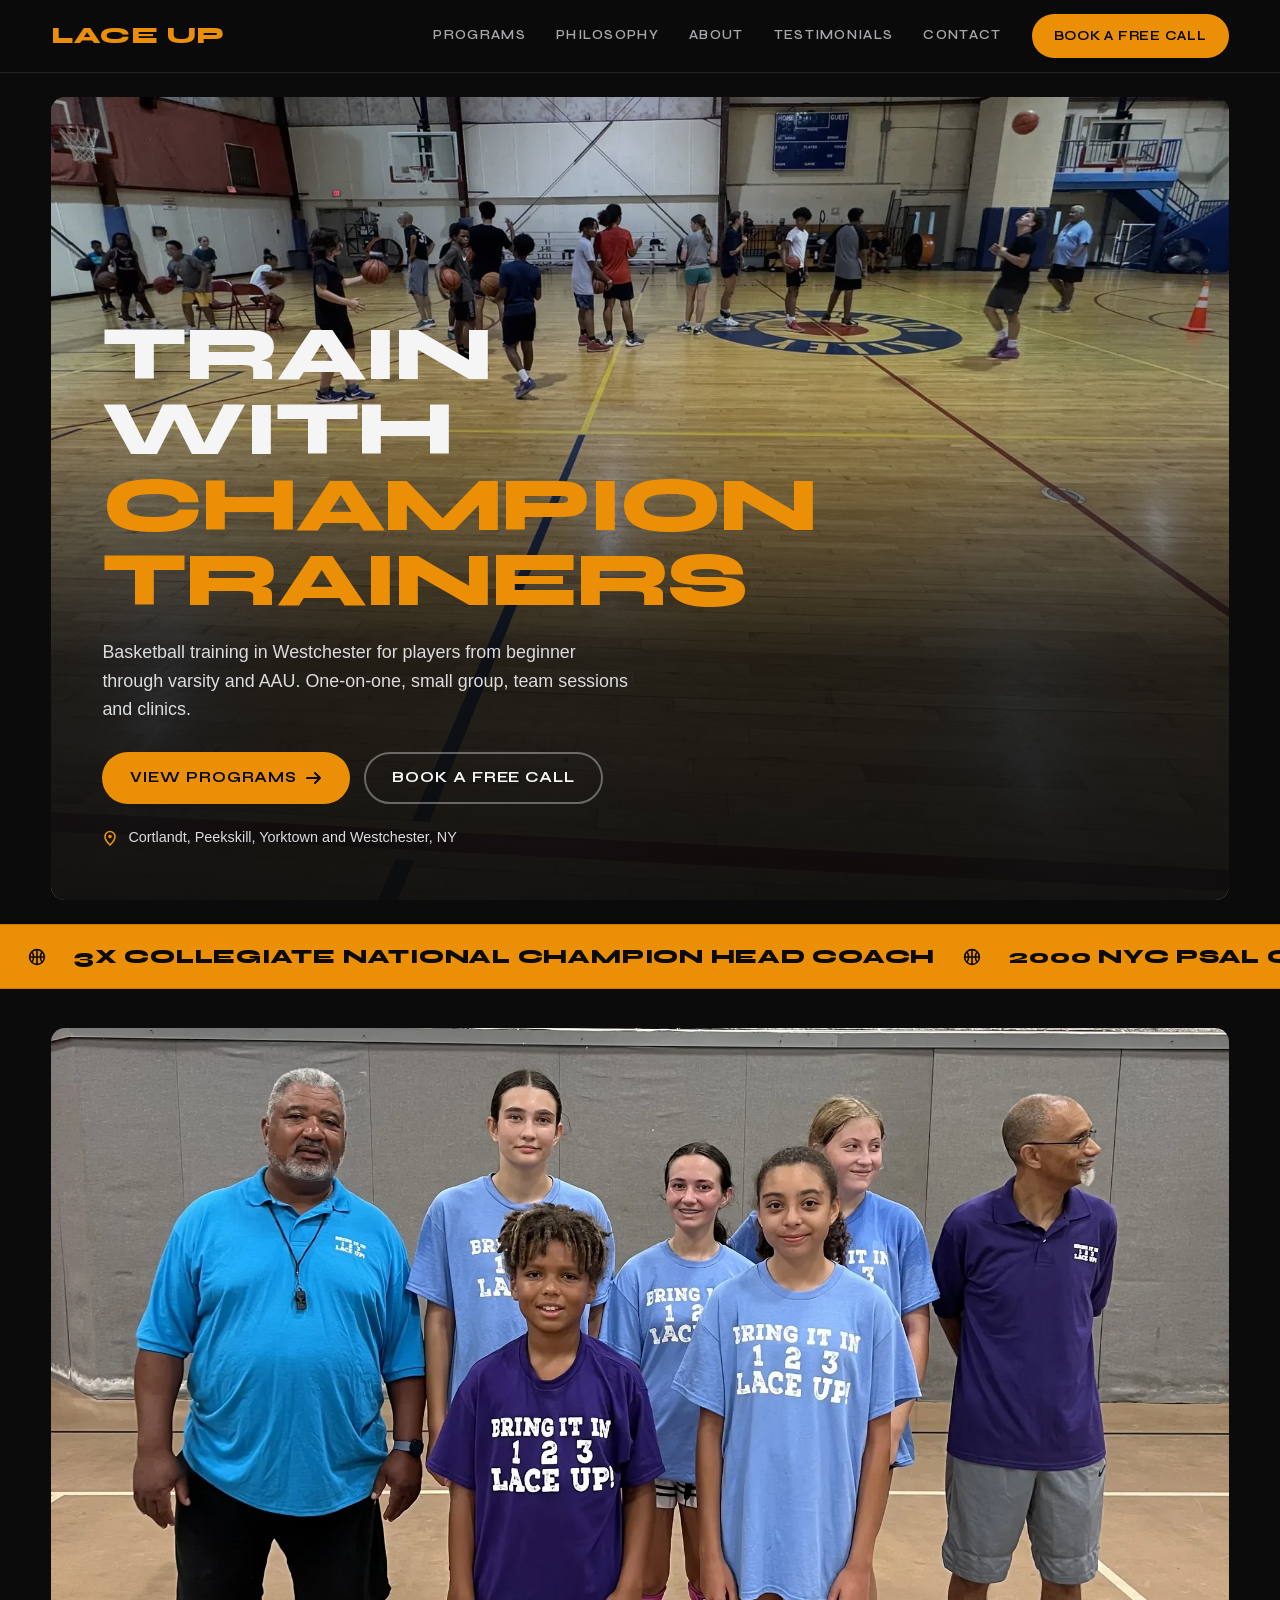
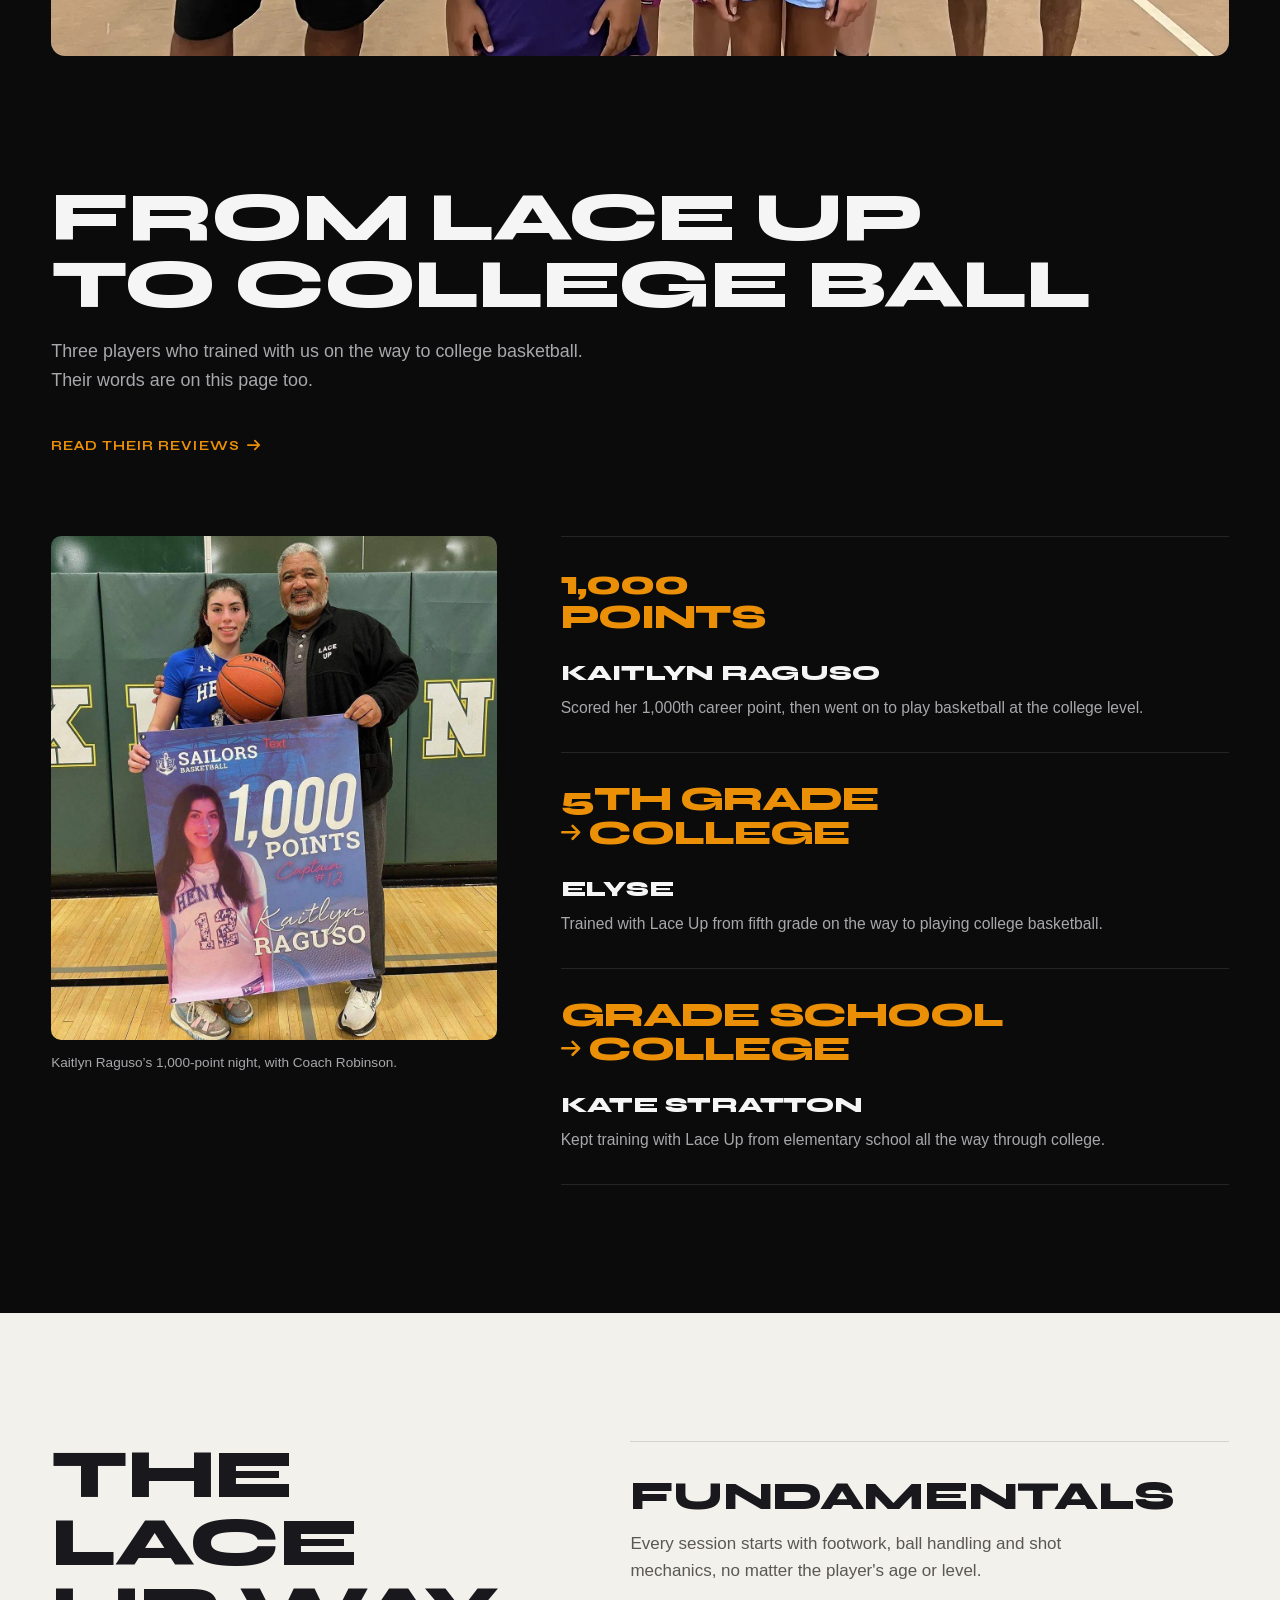
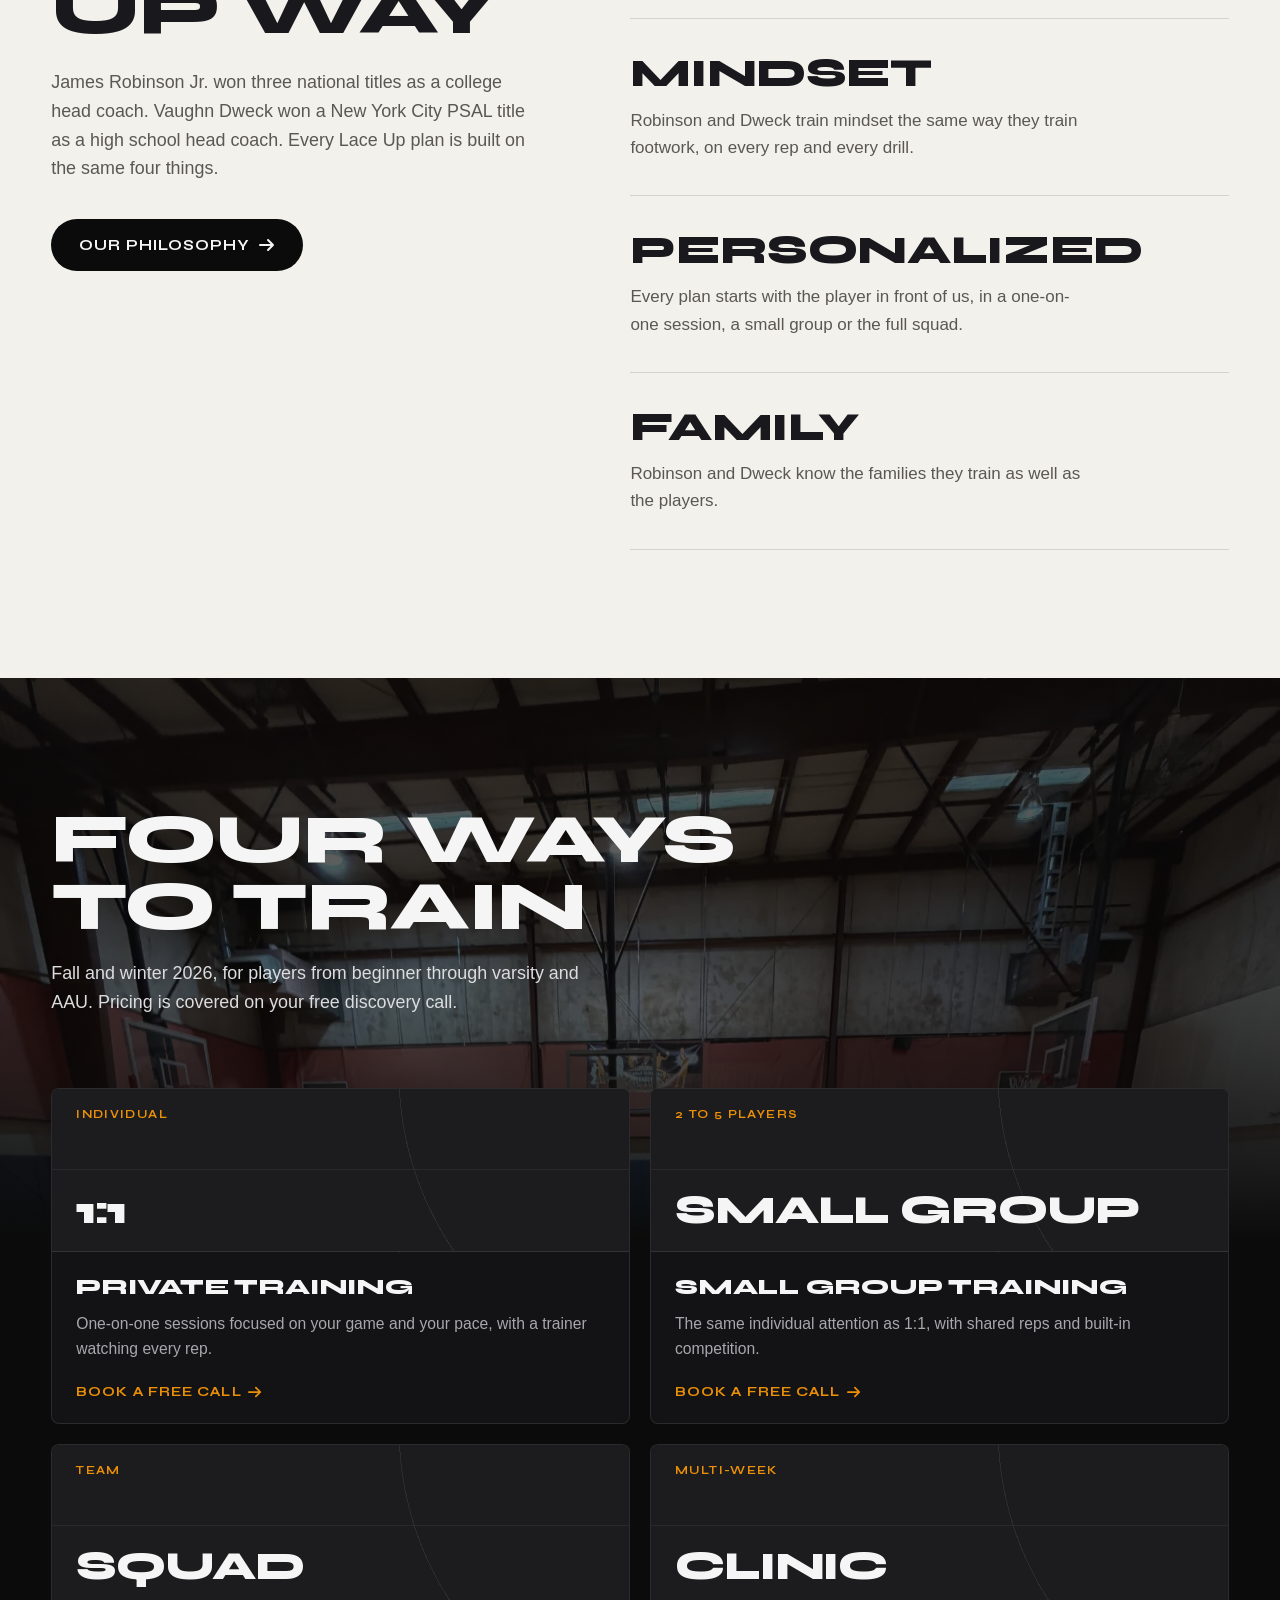
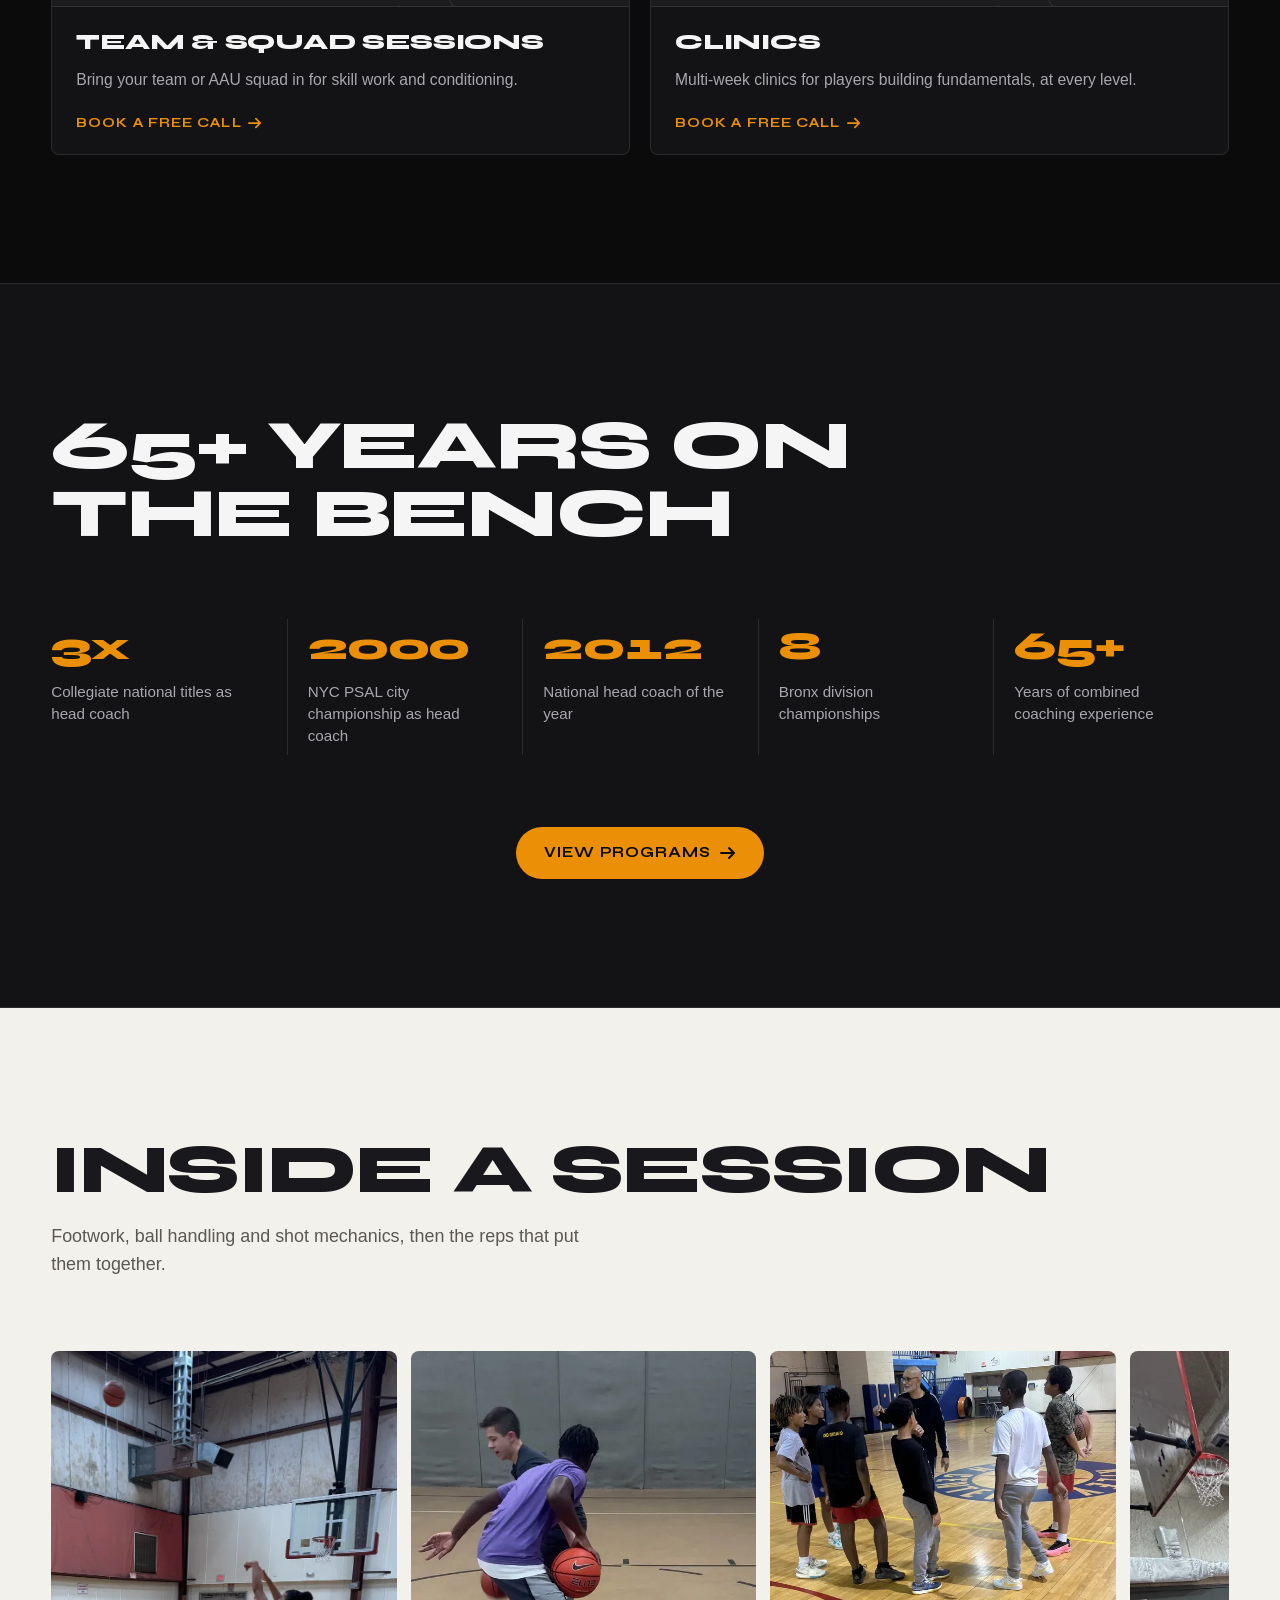
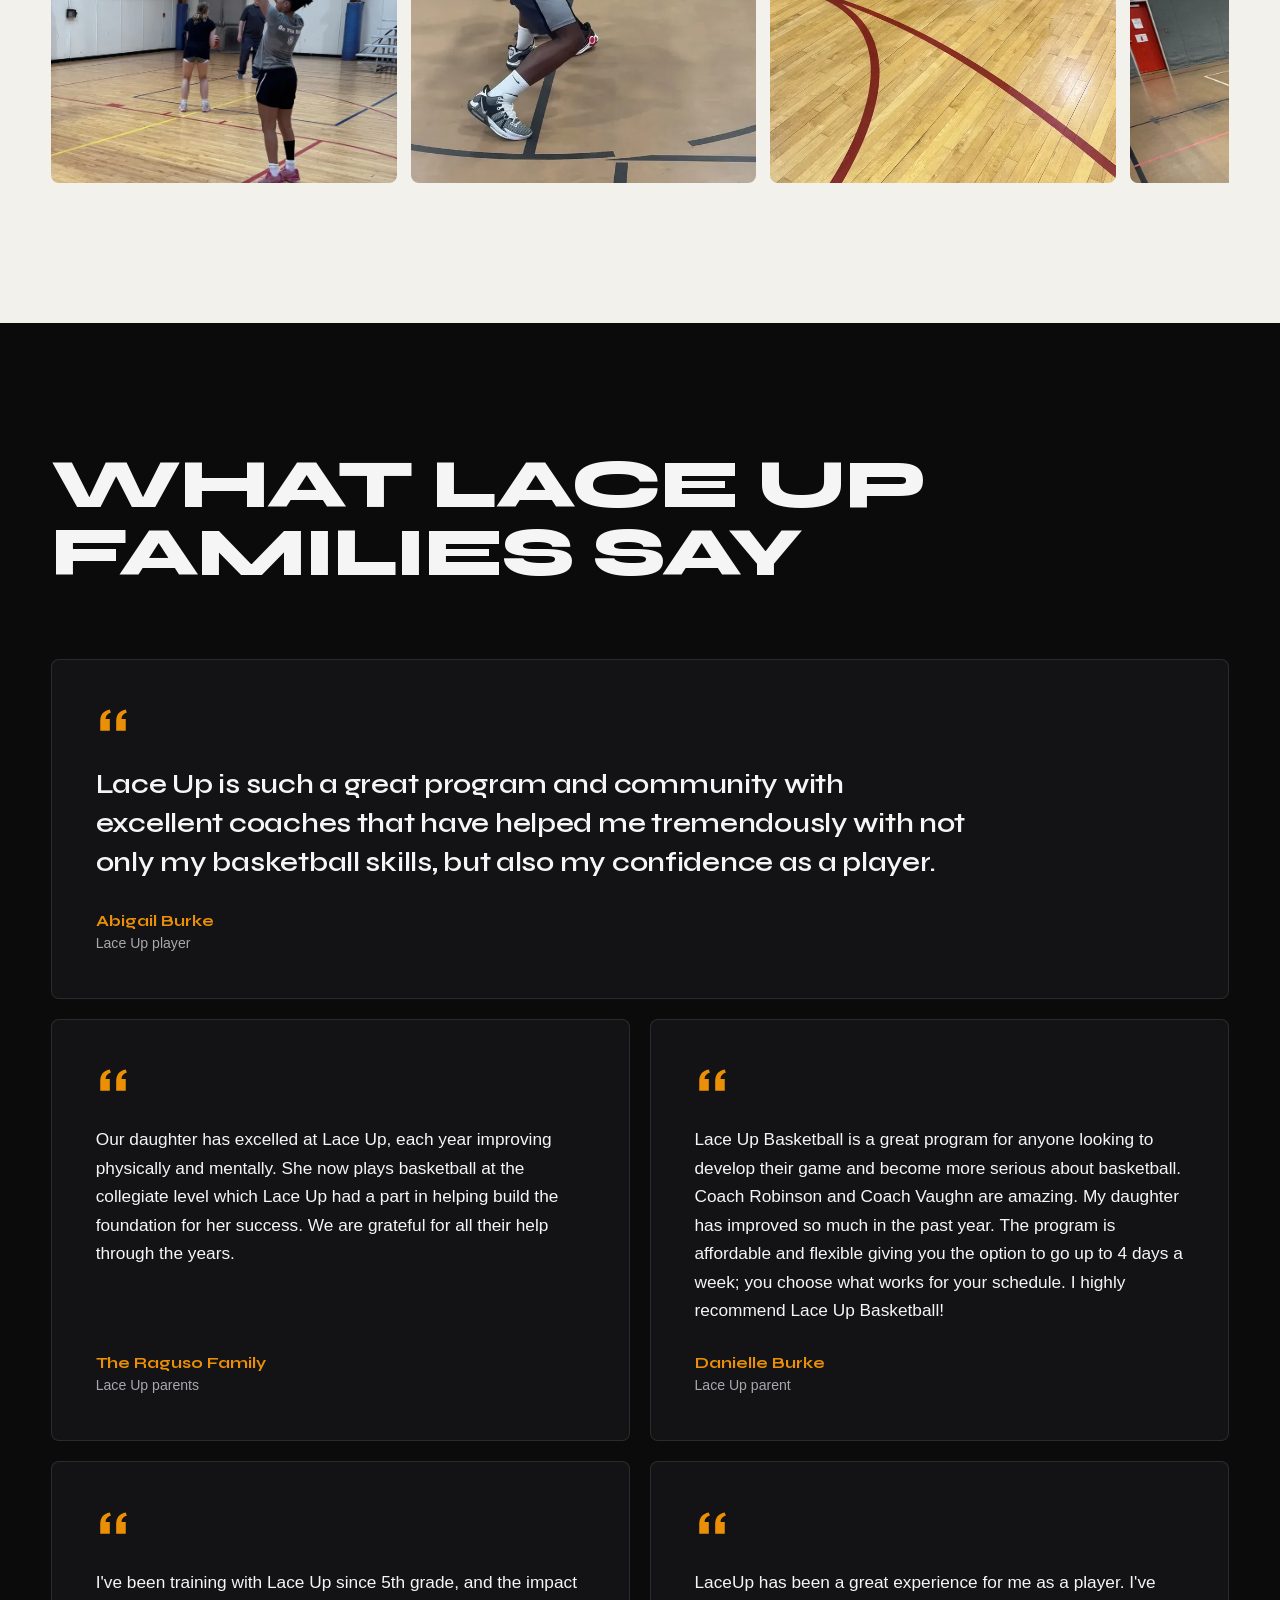
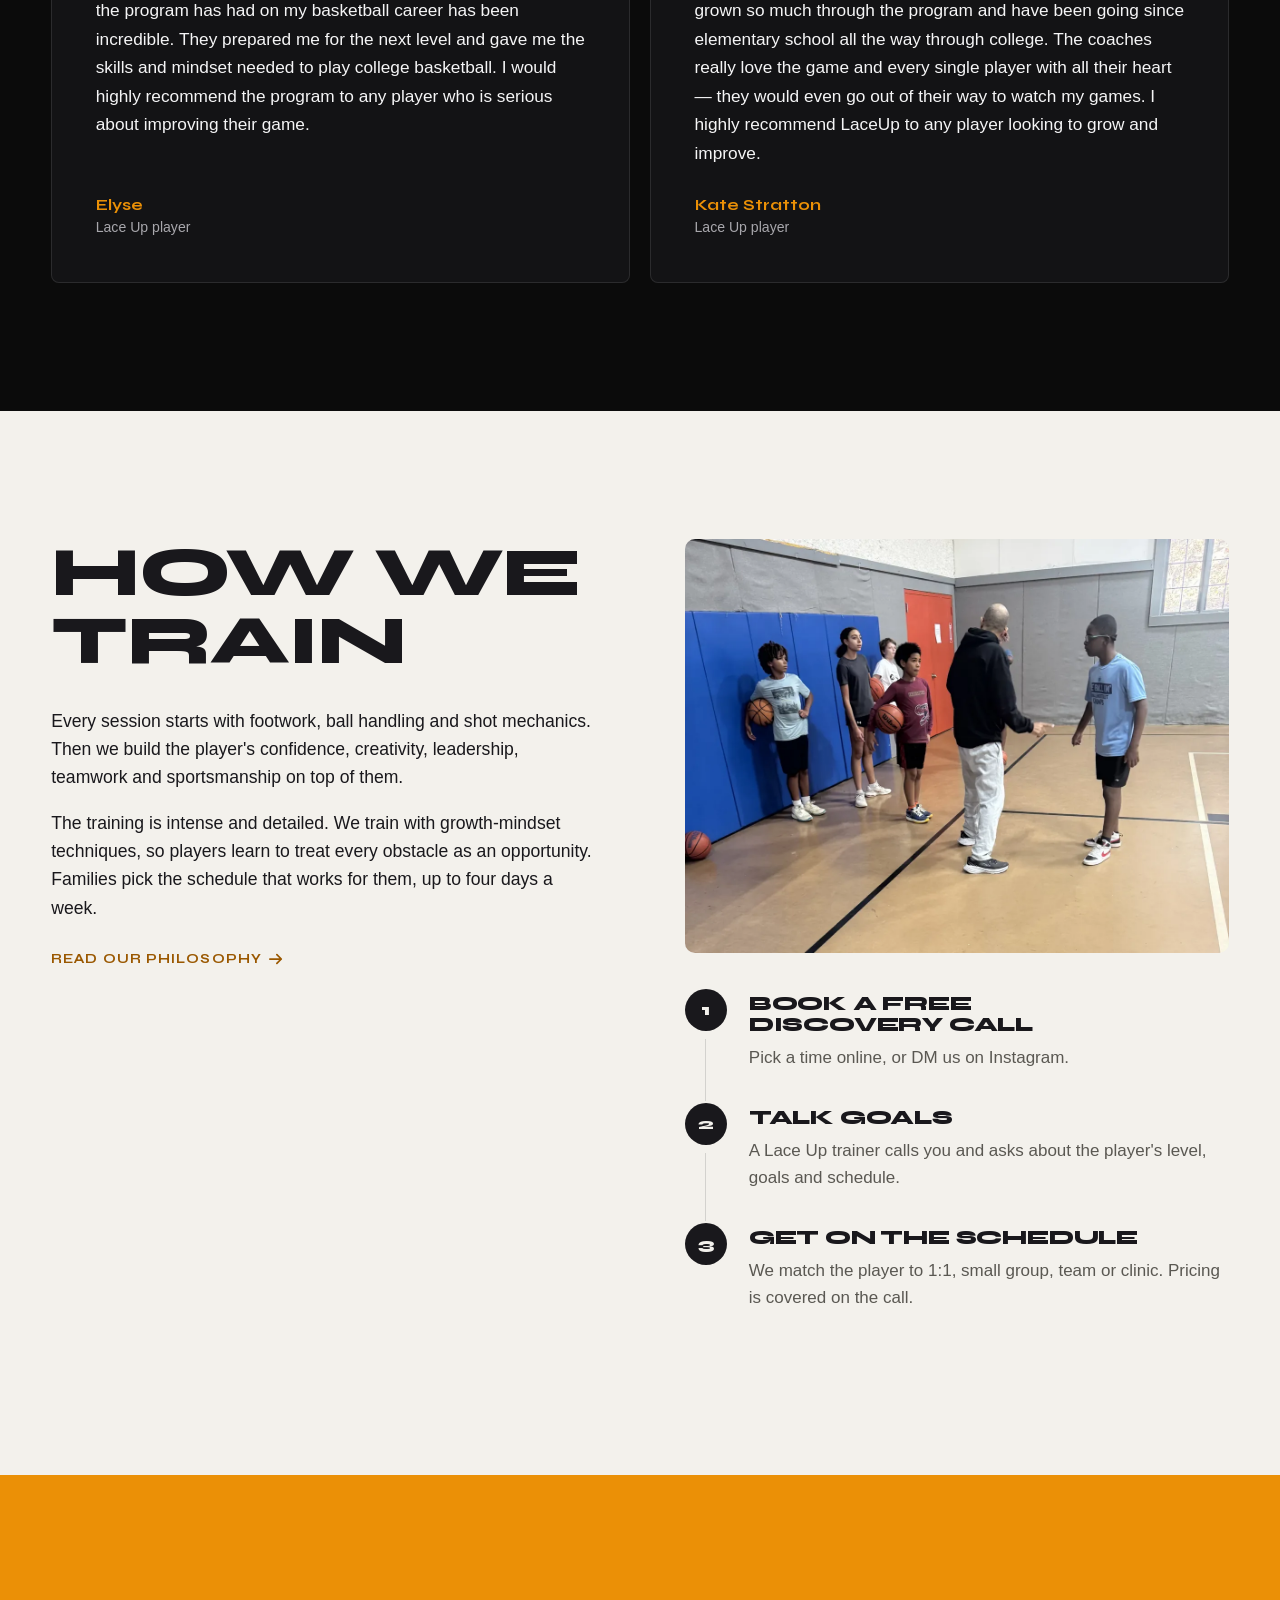
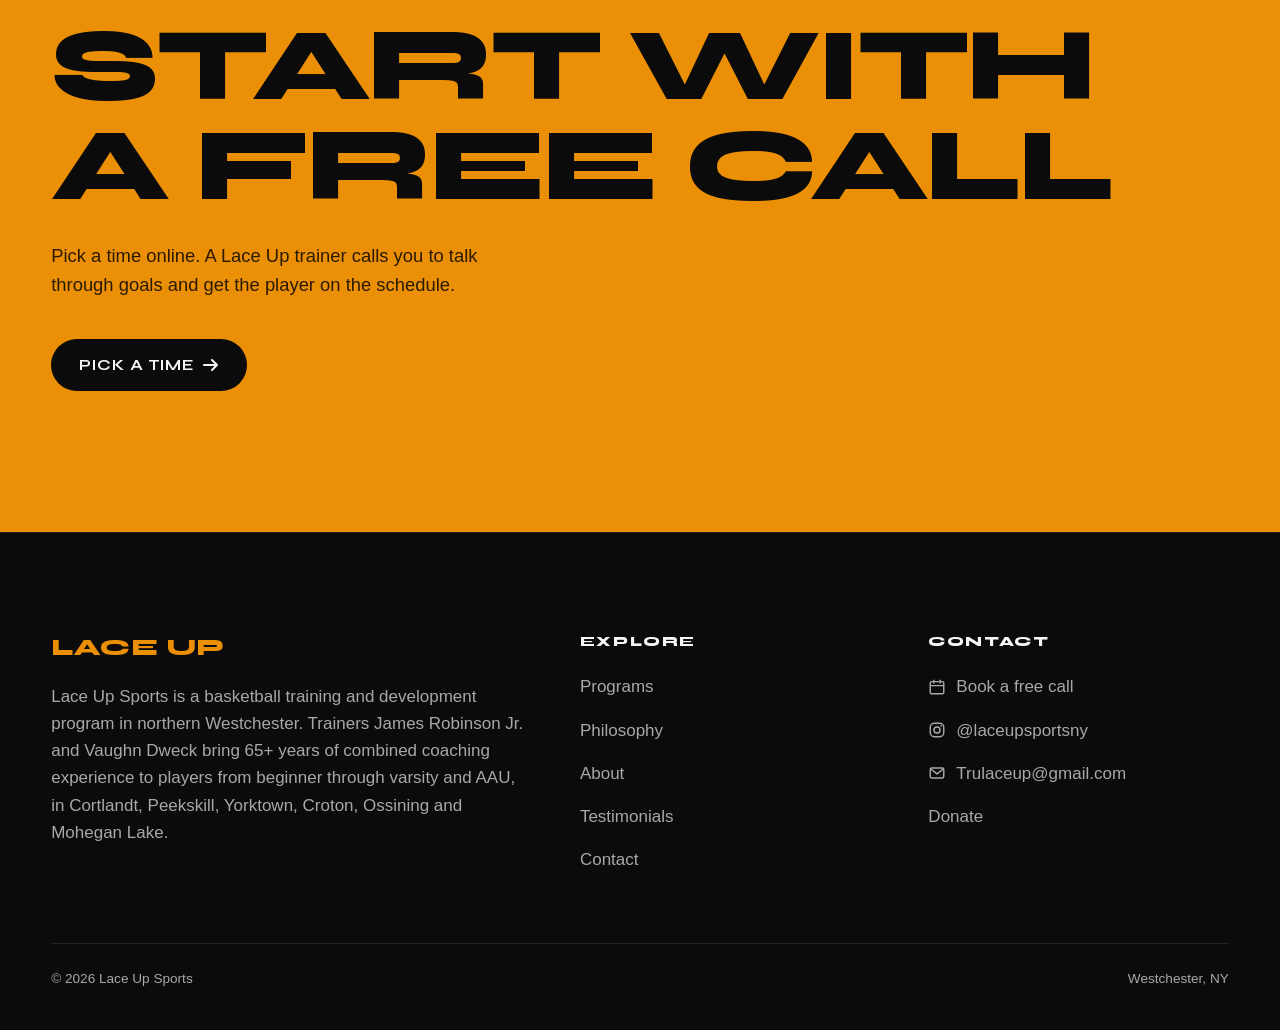
<file: index.html>
<!doctype html>
<html lang="en">
<head>
<meta charset="utf-8">
<meta name="viewport" content="width=device-width, initial-scale=1, viewport-fit=cover">
<title>Lace Up Sports | Basketball Training in Cortlandt, Peekskill &amp; Westchester</title>
<meta name="description" content="Basketball training in Westchester with James Robinson Jr. and Vaughn Dweck, champion head coaches with 65+ years of combined coaching experience. Book a free discovery call.">
<link rel="canonical" href="https://www.trulaceup.com/">
<meta name="robots" content="index, follow">
<meta name="theme-color" content="#0B0B0B">
<meta property="og:type" content="website">
<meta property="og:site_name" content="Lace Up Sports">
<meta property="og:title" content="Lace Up Sports | Basketball Training in Cortlandt, Peekskill &amp; Westchester">
<meta property="og:description" content="Basketball training in Westchester with James Robinson Jr. and Vaughn Dweck, champion head coaches with 65+ years of combined coaching experience. Book a free discovery call.">
<meta property="og:image" content="https://www.trulaceup.com/assets/og.jpg">
<meta property="og:image:width" content="1200">
<meta property="og:image:height" content="630">
<meta property="og:url" content="https://www.trulaceup.com/">
<meta name="twitter:card" content="summary_large_image">
<link rel="icon" href="/assets/favicon.png" type="image/png" sizes="32x32">
<link rel="apple-touch-icon" href="/assets/apple-touch-icon.png" sizes="180x180">
<link rel="preload" as="font" type="font/woff2" href="/assets/fonts/syne-latin-vf.woff2" crossorigin>
<link rel="stylesheet" href="/assets/v3.css?v=808bdec8">
<script type="application/ld+json">
{"@context":"https://schema.org","@type":["LocalBusiness","SportsActivityLocation"],"name":"Lace Up Sports","description":"Basketball training for youth and high school players in Westchester, NY.","url":"https://www.trulaceup.com/","email":"Trulaceup@gmail.com","image":"https://www.trulaceup.com/assets/og.jpg","sameAs":["https://www.instagram.com/laceupsportsny"],"areaServed":[{"@type":"City","name":"Cortlandt, NY"},{"@type":"City","name":"Peekskill, NY"},{"@type":"City","name":"Yorktown, NY"},{"@type":"City","name":"Croton, NY"},{"@type":"City","name":"Ossining, NY"},{"@type":"City","name":"Mohegan Lake, NY"}],"makesOffer":[{"@type":"Offer","itemOffered":{"@type":"Service","name":"1:1 Private Training"}},{"@type":"Offer","itemOffered":{"@type":"Service","name":"Small Group Training"}},{"@type":"Offer","itemOffered":{"@type":"Service","name":"Team & Squad Sessions"}},{"@type":"Offer","itemOffered":{"@type":"Service","name":"Clinics"}}]}
</script>
</head>
<body>
<svg width="0" height="0" style="position:absolute" aria-hidden="true">
  <symbol id="i-arrow" viewBox="0 0 16 16"><path d="M1 8h13M9 3l5 5-5 5" fill="none" stroke="currentColor" stroke-width="2" stroke-linecap="round" stroke-linejoin="round"/></symbol>
  <symbol id="i-pin" viewBox="0 0 16 16"><path d="M8 15s5-4.6 5-8.5A5 5 0 0 0 3 6.5C3 10.4 8 15 8 15Z" fill="none" stroke="currentColor" stroke-width="1.6"/><circle cx="8" cy="6.5" r="1.8" fill="currentColor"/></symbol>
  <symbol id="i-ball" viewBox="0 0 20 20"><g fill="none" stroke="currentColor" stroke-width="1.8"><circle cx="10" cy="10" r="8.2"/><path d="M1.8 10h16.4M10 1.8v16.4M4.2 4.2c2.6 2.4 2.6 9.2 0 11.6M15.8 4.2c-2.6 2.4-2.6 9.2 0 11.6"/></g></symbol>
  <symbol id="i-quote" viewBox="0 0 32 32"><path d="M4 26V17c0-6 3-10 9-11l1 3c-3 1-5 3-5 6h4v11H4Zm15 0V17c0-6 3-10 9-11l1 3c-3 1-5 3-5 6h4v11h-9Z" fill="currentColor"/></symbol>
  <symbol id="i-camera" viewBox="0 0 28 28"><g fill="none" stroke="currentColor" stroke-width="1.6" stroke-linejoin="round"><path d="M3 9.5h5l2-3h8l2 3h5v13H3z"/><circle cx="14" cy="15.5" r="4.2"/></g></symbol>
  <symbol id="i-menu" viewBox="0 0 20 20"><path d="M2 6h16M2 14h16" stroke="currentColor" stroke-width="2" stroke-linecap="round"/></symbol>
  <symbol id="i-ig" viewBox="0 0 20 20"><g fill="none" stroke="currentColor" stroke-width="1.6"><rect x="2.5" y="2.5" width="15" height="15" rx="4.5"/><circle cx="10" cy="10" r="3.4"/></g><circle cx="14.6" cy="5.4" r="1" fill="currentColor"/></symbol>
  <symbol id="i-mail" viewBox="0 0 20 20"><g fill="none" stroke="currentColor" stroke-width="1.6" stroke-linejoin="round"><rect x="2.5" y="4.5" width="15" height="11" rx="1.5"/><path d="m3 5.5 7 5.5 7-5.5"/></g></symbol>
  <symbol id="i-cal" viewBox="0 0 20 20"><g fill="none" stroke="currentColor" stroke-width="1.6" stroke-linejoin="round"><rect x="2.5" y="4" width="15" height="13.5" rx="1.5"/><path d="M2.5 8.5h15M6.5 2v4M13.5 2v4"/></g></symbol>
</svg>

<header class="site-header">
  <div class="wrap">
    <a class="wordmark" href="/">LACE UP</a>
    <button class="nav-toggle" type="button" aria-expanded="false" aria-controls="nav" aria-label="Open menu"><svg aria-hidden="true" focusable="false"><use href="#i-menu"/></svg></button>
    <nav class="nav" id="nav" aria-label="Main">
      <a href="/programs/">Programs</a>
      <a href="/about/philosophy/">Philosophy</a>
      <a href="/about/">About</a>
      <a href="/testimonials/">Testimonials</a>
      <a href="/contact/">Contact</a>
      <a class="btn btn-primary" href="https://calendly.com/trulaceup/discovery" target="_blank" rel="noopener">Book a free call</a>
    </nav>
  </div>
</header>

<main>
  <section class="hero">
    <div class="wrap">
      <div class="hero-panel">
        <img class="hero-bg" src="/assets/v3/hero-group.webp" width="2000" height="1110" alt="A full Lace Up session on the court, players dribbling with trainers among them">
        <div class="hero-copy">
          <h1>Train with <em>champion trainers</em></h1>
          <p class="lede">Basketball training in Westchester for players from beginner through varsity and AAU. One-on-one, small group, team sessions and clinics.</p>
          <div class="hero-actions">
            <a class="btn btn-primary" href="#programs">View programs <svg aria-hidden="true" focusable="false"><use href="#i-arrow"/></svg></a>
            <a class="btn btn-ghost" href="https://calendly.com/trulaceup/discovery" target="_blank" rel="noopener">Book a free call</a>
          </div>
          <p class="hero-place"><svg aria-hidden="true"><use href="#i-pin"/></svg>Cortlandt, Peekskill, Yorktown and Westchester, NY</p>
        </div>
      </div>
    </div>
  </section>

  <div class="marquee" aria-label="Coaching credentials">
    <div class="marquee-track">
      <ul>
        <li><svg aria-hidden="true"><use href="#i-ball"/></svg>3x collegiate national champion head coach</li>
        <li><svg aria-hidden="true"><use href="#i-ball"/></svg>2000 NYC PSAL city champion head coach</li>
        <li><svg aria-hidden="true"><use href="#i-ball"/></svg>2012 national head coach of the year</li>
        <li><svg aria-hidden="true"><use href="#i-ball"/></svg>65+ years of combined coaching</li>
        <li><svg aria-hidden="true"><use href="#i-ball"/></svg>8 Bronx division championships</li>
      </ul>
      <ul aria-hidden="true">
        <li><svg aria-hidden="true" focusable="false"><use href="#i-ball"/></svg>3x collegiate national champion head coach</li>
        <li><svg aria-hidden="true" focusable="false"><use href="#i-ball"/></svg>2000 NYC PSAL city champion head coach</li>
        <li><svg aria-hidden="true" focusable="false"><use href="#i-ball"/></svg>2012 national head coach of the year</li>
        <li><svg aria-hidden="true" focusable="false"><use href="#i-ball"/></svg>65+ years of combined coaching</li>
        <li><svg aria-hidden="true" focusable="false"><use href="#i-ball"/></svg>8 Bronx division championships</li>
      </ul>
    </div>
  </div>

  <section class="team-band">
    <div class="wrap">
      <figure><img loading="lazy" src="/assets/v3/team-both.webp" width="2000" height="1066" alt="Coach Robinson and Coach Vaughn with five players in Lace Up shirts on the court"></figure>
    </div>
  </section>

  <section class="section" id="results">
    <div class="wrap">
      <div class="section-head">
        <div>
          <h2>From Lace Up <br>to college ball</h2>
          <p class="lede">Three players who trained with us on the way to college basketball. Their words are on this page too.</p>
        </div>
        <a class="link-arrow" href="#reviews">Read their reviews <svg aria-hidden="true" focusable="false"><use href="#i-arrow"/></svg></a>
      </div>
      <div class="results-layout">
      <figure class="results-photo">
        <img loading="lazy" src="/assets/v3/proof.webp" width="1080" height="1222" alt="Coach Robinson with Kaitlyn Raguso and her 1,000-point banner">
        <figcaption>Kaitlyn Raguso’s 1,000-point night, with Coach Robinson.</figcaption>
      </figure>
      <div class="results">
        <article class="result">
          <div class="result-big">1,000<br>points</div>
          <h3>Kaitlyn Raguso</h3>
          <p>Scored her 1,000th career point, then went on to play basketball at the college level.</p>
        </article>
        <article class="result">
          <div class="result-big">5th grade<br><svg aria-hidden="true"><use href="#i-arrow"/></svg>College</div>
          <h3>Elyse</h3>
          <p>Trained with Lace Up from fifth grade on the way to playing college basketball.</p>
        </article>
        <article class="result">
          <div class="result-big">Grade school<br><svg aria-hidden="true"><use href="#i-arrow"/></svg>College</div>
          <h3>Kate Stratton</h3>
          <p>Kept training with Lace Up from elementary school all the way through college.</p>
        </article>
      </div>
      </div>
    </div>
  </section>

  <section class="section paper" id="way">
    <div class="wrap unique">
      <div class="unique-intro">
        <h2>The Lace Up way</h2>
        <p class="lede">James Robinson Jr. won three national titles as a college head coach. Vaughn Dweck won a New York City PSAL title as a high school head coach. Every Lace Up plan is built on the same four things.</p>
        <a class="btn btn-dark" href="/about/philosophy/">Our philosophy <svg aria-hidden="true" focusable="false"><use href="#i-arrow"/></svg></a>
      </div>
      <ul class="pillars">
        <li><h3>Fundamentals</h3><p>Every session starts with footwork, ball handling and shot mechanics, no matter the player's age or level.</p></li>
        <li><h3>Mindset</h3><p>Robinson and Dweck train mindset the same way they train footwork, on every rep and every drill.</p></li>
        <li><h3>Personalized</h3><p>Every plan starts with the player in front of us, in a one-on-one session, a small group or the full squad.</p></li>
        <li><h3>Family</h3><p>Robinson and Dweck know the families they train as well as the players.</p></li>
      </ul>
    </div>
  </section>

  <section class="section programs-section" id="programs">
    <img loading="lazy" class="programs-bg" src="/assets/v3/gym-wide.webp" width="2000" height="1013" alt="">
    <div class="wrap">
      <div class="section-head">
        <div>
          <h2>Four ways to train</h2>
          <p class="lede">Fall and winter 2026, for players from beginner through varsity and AAU. Pricing is covered on your free discovery call.</p>
        </div>
      </div>
      <div class="programs">
        <article class="program">
          <div class="program-tile"><small>Individual</small><span>1:1</span></div>
          <div class="program-body">
            <h3>Private Training</h3>
            <p>One-on-one sessions focused on your game and your pace, with a trainer watching every rep.</p>
            <a class="link-arrow" href="https://calendly.com/trulaceup/discovery" target="_blank" rel="noopener">Book a free call <svg aria-hidden="true" focusable="false"><use href="#i-arrow"/></svg></a>
          </div>
        </article>
        <article class="program">
          <div class="program-tile"><small>2 to 5 players</small><span>Small group</span></div>
          <div class="program-body">
            <h3>Small Group Training</h3>
            <p>The same individual attention as 1:1, with shared reps and built-in competition.</p>
            <a class="link-arrow" href="https://calendly.com/trulaceup/discovery" target="_blank" rel="noopener">Book a free call <svg aria-hidden="true" focusable="false"><use href="#i-arrow"/></svg></a>
          </div>
        </article>
        <article class="program">
          <div class="program-tile"><small>Team</small><span>Squad</span></div>
          <div class="program-body">
            <h3>Team &amp; Squad Sessions</h3>
            <p>Bring your team or AAU squad in for skill work and conditioning.</p>
            <a class="link-arrow" href="https://calendly.com/trulaceup/discovery" target="_blank" rel="noopener">Book a free call <svg aria-hidden="true" focusable="false"><use href="#i-arrow"/></svg></a>
          </div>
        </article>
        <article class="program">
          <div class="program-tile"><small>Multi-week</small><span>Clinic</span></div>
          <div class="program-body">
            <h3>Clinics</h3>
            <p>Multi-week clinics for players building fundamentals, at every level.</p>
            <a class="link-arrow" href="https://calendly.com/trulaceup/discovery" target="_blank" rel="noopener">Book a free call <svg aria-hidden="true" focusable="false"><use href="#i-arrow"/></svg></a>
          </div>
        </article>
      </div>
    </div>
  </section>

  <section class="section stats-band">
    <div class="wrap">
      <div class="section-head"><h2>65+ years on the bench</h2></div>
      <div class="stats">
        <div class="stat"><div class="stat-num">3x</div><p>Collegiate national titles as head coach</p></div>
        <div class="stat"><div class="stat-num">2000</div><p>NYC PSAL city championship as head coach</p></div>
        <div class="stat"><div class="stat-num">2012</div><p>National head coach of the year</p></div>
        <div class="stat"><div class="stat-num">8</div><p>Bronx division championships</p></div>
        <div class="stat"><div class="stat-num">65+</div><p>Years of combined coaching experience</p></div>
      </div>
      <div class="stats-foot"><a class="btn btn-primary" href="#programs">View programs <svg aria-hidden="true" focusable="false"><use href="#i-arrow"/></svg></a></div>
    </div>
  </section>

  <section class="section paper">
    <div class="wrap">
      <div class="section-head">
        <div>
          <h2>Inside a session</h2>
          <p class="lede">Footwork, ball handling and shot mechanics, then the reps that put them together.</p>
        </div>
      </div>
      <div class="gallery" tabindex="0" aria-label="Photos from Lace Up sessions">
        <img loading="lazy" src="/assets/v3/a-release.webp" alt="A player shooting with the ball in the air" style="object-position:50% 0">
        <img loading="lazy" src="/assets/v3/a-1v1.webp" alt="Two players in a tight one-on-one dribble move" style="object-position:32% 50%">
        <img loading="lazy" src="/assets/v3/g-squad.webp" alt="Players gathered around a trainer on the Lace Up court">
        <img loading="lazy" src="/assets/v3/a-rim.webp" alt="A player shooting near the rim with the ball up">
        <img loading="lazy" src="/assets/v3/g-huddle.webp" alt="Players in a huddle with a trainer under the hoop">
        <img loading="lazy" src="/assets/v3/a-signal.webp" alt="A player holding the ball as a trainer signals behind them">
        <img loading="lazy" src="/assets/v3/a-demo.webp" alt="A trainer showing a shot as players watch">
        <img loading="lazy" src="/assets/v3/g-outdoor.webp" alt="Players and trainers in a circle on an outdoor court">
        <img loading="lazy" src="/assets/v3/g-line.webp" alt="Players lined up along the wall with basketballs" style="object-position:72% 50%">
      </div>
    </div>
  </section>

  <section class="section" id="reviews">
    <div class="wrap">
      <div class="section-head">
        <h2>What Lace Up <br>families say</h2>
      </div>
      <div class="reviews">
        <figure class="review wide">
          <svg class="q" aria-hidden="true"><use href="#i-quote"/></svg>
          <blockquote>Lace Up is such a great program and community with excellent coaches that have helped me tremendously with not only my basketball skills, but also my confidence as a player.</blockquote>
          <figcaption><strong>Abigail Burke</strong><span>Lace Up player</span></figcaption>
        </figure>
        <figure class="review">
          <svg class="q" aria-hidden="true"><use href="#i-quote"/></svg>
          <blockquote>Our daughter has excelled at Lace Up, each year improving physically and mentally. She now plays basketball at the collegiate level which Lace Up had a part in helping build the foundation for her success. We are grateful for all their help through the years.</blockquote>
          <figcaption><strong>The Raguso Family</strong><span>Lace Up parents</span></figcaption>
        </figure>
        <figure class="review">
          <svg class="q" aria-hidden="true"><use href="#i-quote"/></svg>
          <blockquote>Lace Up Basketball is a great program for anyone looking to develop their game and become more serious about basketball. Coach Robinson and Coach Vaughn are amazing. My daughter has improved so much in the past year. The program is affordable and flexible giving you the option to go up to 4 days a week; you choose what works for your schedule. I highly recommend Lace Up Basketball!</blockquote>
          <figcaption><strong>Danielle Burke</strong><span>Lace Up parent</span></figcaption>
        </figure>
        <figure class="review">
          <svg class="q" aria-hidden="true"><use href="#i-quote"/></svg>
          <blockquote>I've been training with Lace Up since 5th grade, and the impact the program has had on my basketball career has been incredible. They prepared me for the next level and gave me the skills and mindset needed to play college basketball. I would highly recommend the program to any player who is serious about improving their game.</blockquote>
          <figcaption><strong>Elyse</strong><span>Lace Up player</span></figcaption>
        </figure>
        <figure class="review">
          <svg class="q" aria-hidden="true"><use href="#i-quote"/></svg>
          <blockquote>LaceUp has been a great experience for me as a player. I've grown so much through the program and have been going since elementary school all the way through college. The coaches really love the game and every single player with all their heart — they would even go out of their way to watch my games. I highly recommend LaceUp to any player looking to grow and improve.</blockquote>
          <figcaption><strong>Kate Stratton</strong><span>Lace Up player</span></figcaption>
        </figure>
      </div>
    </div>
  </section>

  <section class="section paper">
    <div class="wrap method">
      <div class="method-copy">
        <h2>How we train</h2>
        <p style="margin-top:32px">Every session starts with footwork, ball handling and shot mechanics. Then we build the player's confidence, creativity, leadership, teamwork and sportsmanship on top of them.</p>
        <p>The training is intense and detailed. We train with growth-mindset techniques, so players learn to treat every obstacle as an opportunity. Families pick the schedule that works for them, up to four days a week.</p>
        <a class="link-arrow" href="/about/philosophy/">Read our philosophy <svg aria-hidden="true" focusable="false"><use href="#i-arrow"/></svg></a>
      </div>
      <div>
        <img loading="lazy" class="how-photo" src="/assets/v3/how.webp" width="1200" height="912" alt="A trainer talking with a player while others wait along the wall">
        <ol class="steps">
        <li><h3>Book a free discovery call</h3><p>Pick a time online, or DM us on Instagram.</p></li>
        <li><h3>Talk goals</h3><p>A Lace Up trainer calls you and asks about the player's level, goals and schedule.</p></li>
        <li><h3>Get on the schedule</h3><p>We match the player to 1:1, small group, team or clinic. Pricing is covered on the call.</p></li>
      </ol>
      </div>
    </div>
  </section>

  <section class="cta-band">
    <div class="wrap">
      <h2>Start with a free call</h2>
      <p>Pick a time online. A Lace Up trainer calls you to talk through goals and get the player on the schedule.</p>
      <a class="btn btn-dark" href="https://calendly.com/trulaceup/discovery" target="_blank" rel="noopener">Pick a time <svg aria-hidden="true" focusable="false"><use href="#i-arrow"/></svg></a>
    </div>
  </section>
</main>

<footer class="site-footer" id="about">
  <div class="wrap">
    <div class="footer-grid">
      <div class="footer-about">
        <a class="wordmark" href="/">LACE UP</a>
        <p>Lace Up Sports is a basketball training and development program in northern Westchester. Trainers James Robinson Jr. and Vaughn Dweck bring 65+ years of combined coaching experience to players from beginner through varsity and AAU, in Cortlandt, Peekskill, Yorktown, Croton, Ossining and Mohegan Lake.</p>
      </div>
      <div class="footer-col">
        <h3>Explore</h3>
        <ul>
          <li><a href="/programs/">Programs</a></li>
          <li><a href="/about/philosophy/">Philosophy</a></li>
          <li><a href="/about/">About</a></li>
          <li><a href="/testimonials/">Testimonials</a></li>
          <li><a href="/contact/">Contact</a></li>
        </ul>
      </div>
      <div class="footer-col">
        <h3>Contact</h3>
        <ul>
          <li><a href="https://calendly.com/trulaceup/discovery" target="_blank" rel="noopener"><svg aria-hidden="true"><use href="#i-cal"/></svg>Book a free call</a></li>
          <li><a href="https://www.instagram.com/laceupsportsny" target="_blank" rel="noopener"><svg aria-hidden="true"><use href="#i-ig"/></svg>@laceupsportsny</a></li>
          <li><a href="mailto:Trulaceup@gmail.com"><svg aria-hidden="true"><use href="#i-mail"/></svg>Trulaceup@gmail.com</a></li>
          <li><a href="/contact/#donate">Donate</a></li>
        </ul>
      </div>
    </div>
    <div class="footer-base"><span>© 2026 Lace Up Sports</span><span>Westchester, NY</span></div>
  </div>
</footer>

<script>
  (function () {
    var header = document.querySelector('.site-header');
    var toggle = header.querySelector('.nav-toggle');
    function set(open) {
      header.classList.toggle('open', open);
      toggle.setAttribute('aria-expanded', open ? 'true' : 'false');
      toggle.setAttribute('aria-label', open ? 'Close menu' : 'Open menu');
    }
    toggle.addEventListener('click', function () { set(!header.classList.contains('open')); });
    header.querySelectorAll('.nav a').forEach(function (a) { a.addEventListener('click', function () { set(false); }); });
    document.addEventListener('keydown', function (e) {
      if (e.key === 'Escape' && header.classList.contains('open')) { set(false); toggle.focus(); }
    });
  })();
</script>
</body>
</html>
</file>
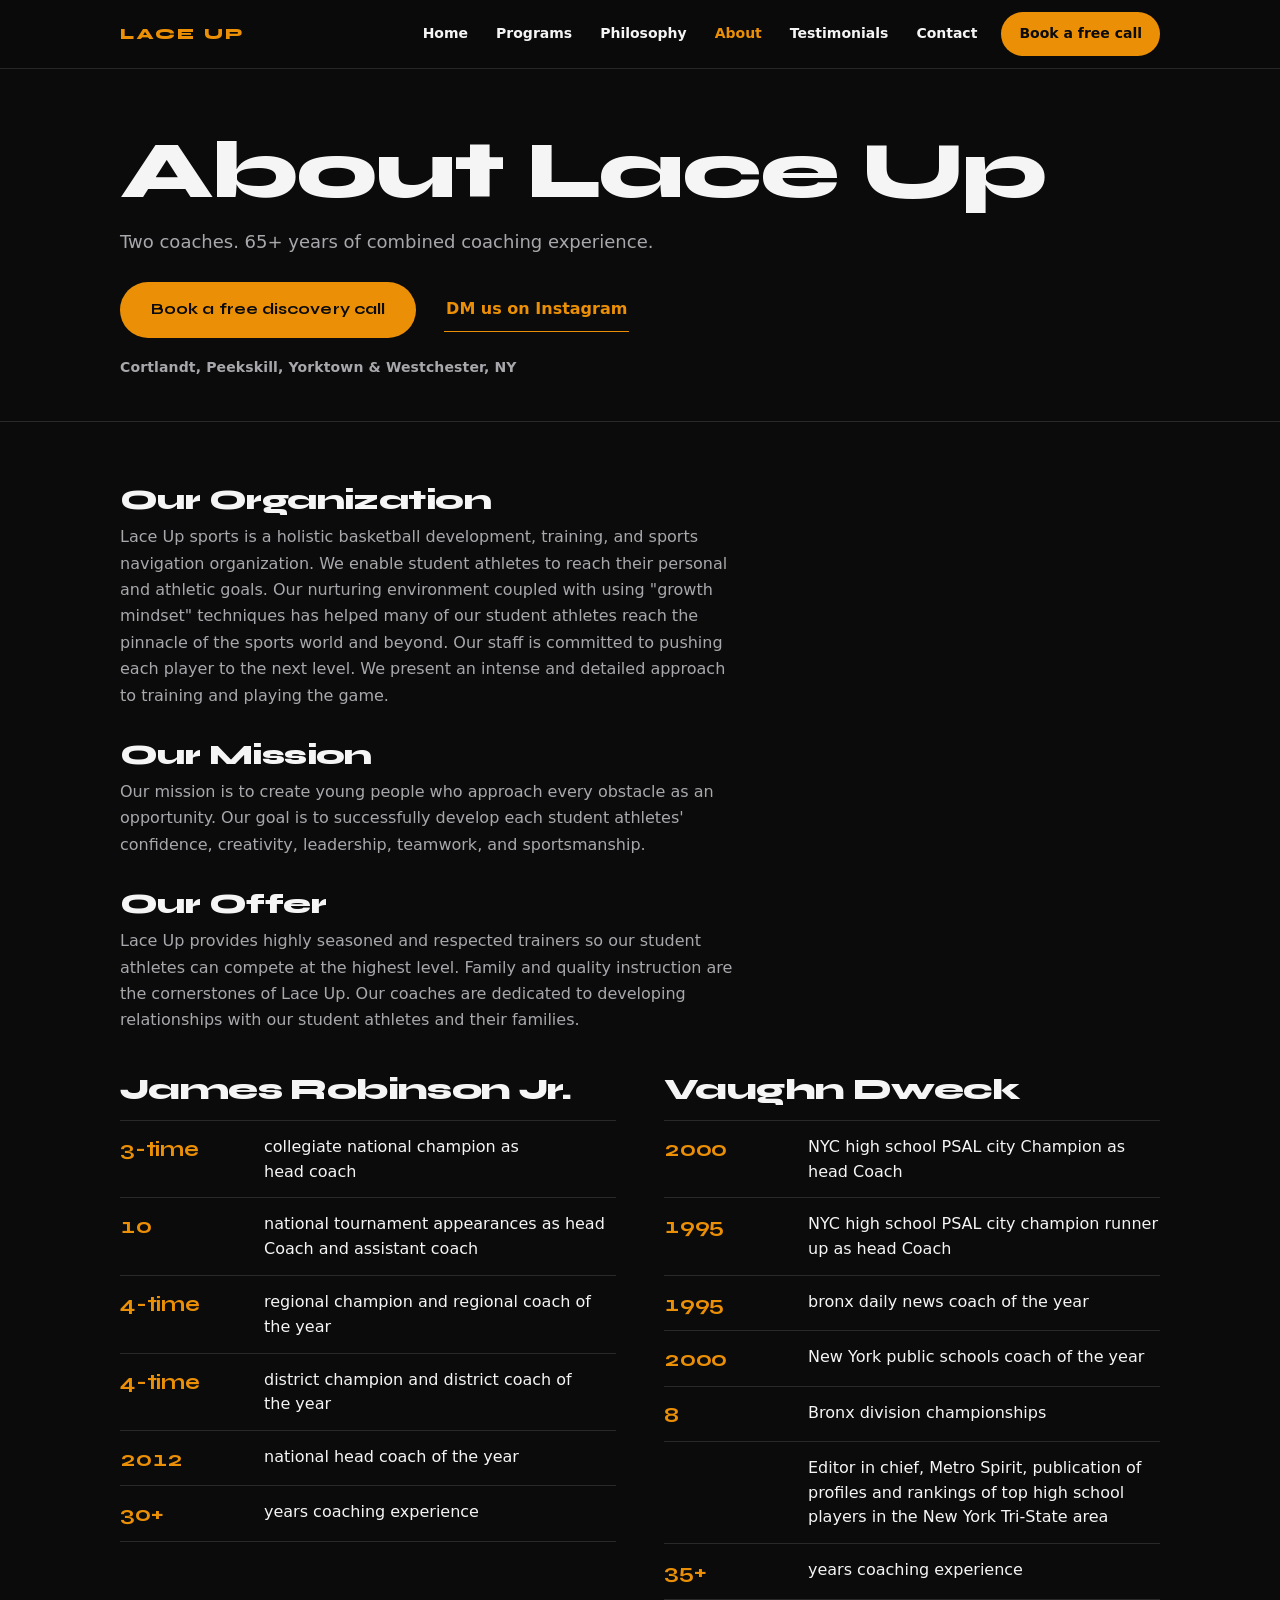
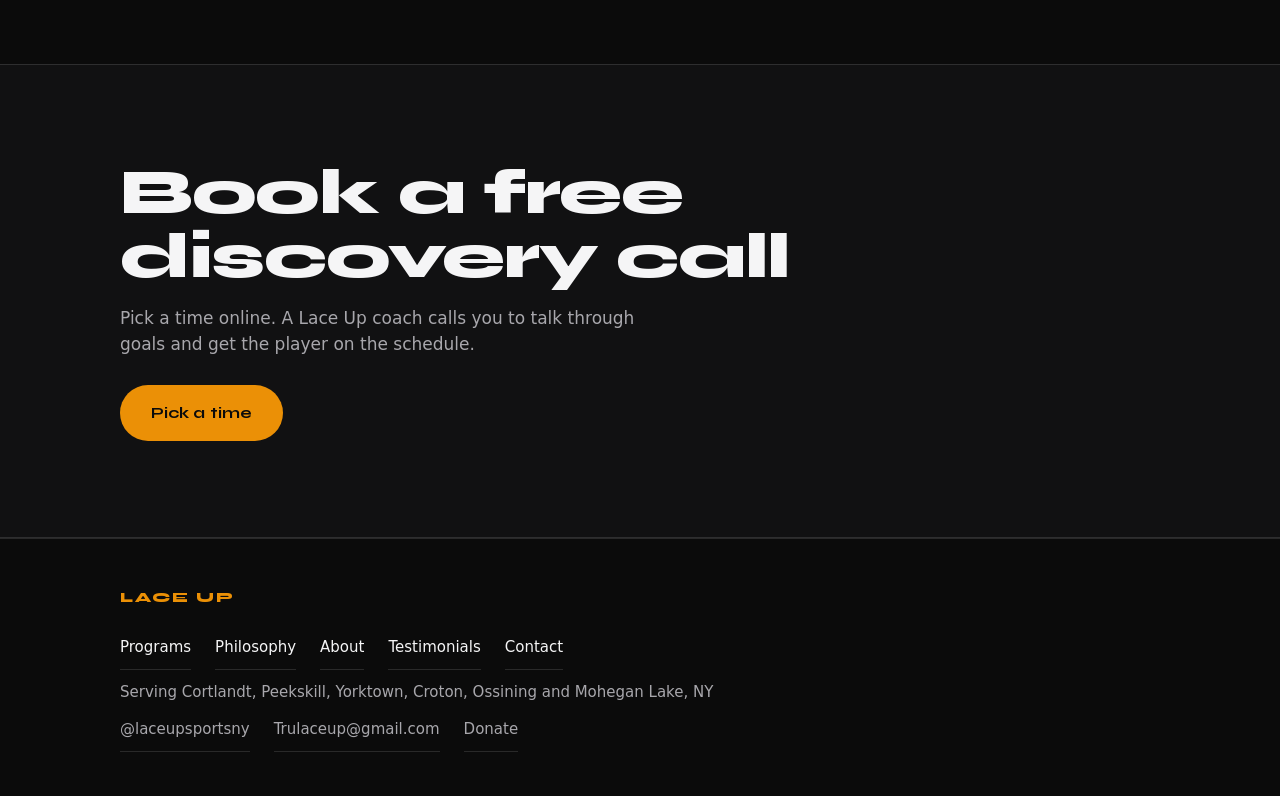
<file: about/index.html>
<!doctype html>
<html lang="en"><head><meta charset="utf-8">
<meta name="viewport" content="width=device-width, initial-scale=1, viewport-fit=cover">
<title>About Lace Up Sports | Coaches Robinson &amp; Dweck, Westchester Basketball</title>
<meta name="description" content="Meet the Lace Up coaches: a 3x collegiate national champion head coach and a NYC PSAL city champion head coach, 65+ years of combined coaching.">
<link rel="canonical" href="https://www.trulaceup.com/about/">
<meta name="robots" content="index, follow">
<meta property="og:type" content="website"><meta property="og:title" content="About Lace Up Sports | Coaches Robinson &amp; Dweck, Westchester Basketball"><meta property="og:description" content="Meet the Lace Up coaches: a 3x collegiate national champion head coach and a NYC PSAL city champion head coach, 65+ years of combined coaching.">
<meta property="og:image" content="https://www.trulaceup.com/assets/og.jpg"><meta property="og:image:width" content="1200"><meta property="og:image:height" content="630">
<meta property="og:url" content="https://www.trulaceup.com/about/"><meta name="twitter:card" content="summary_large_image">
<link rel="icon" href="/assets/favicon.png" type="image/png" sizes="32x32"><link rel="apple-touch-icon" href="/assets/apple-touch-icon.png" sizes="180x180">
<meta name="theme-color" content="#0B0B0B"><meta property="og:site_name" content="Lace Up Sports">
<link rel="preload" as="font" type="font/woff2" href="/assets/fonts/syne-latin-vf.woff2" crossorigin>
<link rel="preconnect" href="https://assets.calendly.com">
<link rel="stylesheet" href="/styles.css?v=73cc6734">
<script>document.documentElement.classList.add('js');</script>
<script type="application/ld+json">
{"@context":"https://schema.org","@type":["LocalBusiness","SportsActivityLocation"],"name":"Lace Up Sports","description":"Basketball training for youth and high school players in Westchester, NY.","url":"https://www.trulaceup.com/","email":"Trulaceup@gmail.com","image":"https://www.trulaceup.com/assets/og.jpg","sameAs":["https://www.instagram.com/laceupsportsny"],"areaServed":[{"@type":"City","name":"Cortlandt, NY"},{"@type":"City","name":"Peekskill, NY"},{"@type":"City","name":"Yorktown, NY"},{"@type":"City","name":"Croton, NY"},{"@type":"City","name":"Ossining, NY"},{"@type":"City","name":"Mohegan Lake, NY"}],"makesOffer":[{"@type":"Offer","itemOffered":{"@type":"Service","name":"1:1 Private Training"}},{"@type":"Offer","itemOffered":{"@type":"Service","name":"Small Group Training"}},{"@type":"Offer","itemOffered":{"@type":"Service","name":"Team & Squad Sessions"}},{"@type":"Offer","itemOffered":{"@type":"Service","name":"Clinics"}}]}
</script>
</head><body>
<header class="topnav"><div class="wrap topnav-inner">
<a href="/" class="wordmark">LACE UP</a>
<button type="button" class="nav-burger" id="navBurger" aria-label="Menu" aria-controls="nav-menu" aria-expanded="false"><span></span><span></span><span></span></button>
<nav id="nav-menu" class="nav-menu" aria-label="Primary">
<a href="/">Home</a><a href="/programs/">Programs</a><a href="/about/philosophy/">Philosophy</a><a href="/about/" aria-current="page">About</a><a href="/testimonials/">Testimonials</a><a href="/contact/">Contact</a>
<a class="nav-book js-book" href="/contact/#book">Book a free call</a></nav></div></header>
<main>
<section class="page-head"><div class="wrap">
<h1>About Lace Up</h1><p class="page-lede">Two coaches. 65+ years of combined coaching experience.</p>
<div class="cta-row"><a class="btn btn-primary js-book" href="/contact/#book">Book a free discovery call</a><a class="text-link" href="https://www.instagram.com/laceupsportsny" target="_blank" rel="noopener">DM us on Instagram</a></div>
<div class="hero-meta">Cortlandt, Peekskill, Yorktown &amp; Westchester, NY</div>
</div></section>
<section class="section-tight"><div class="wrap"><div class="about-copy"><h2>Our Organization</h2><p>Lace Up sports is a holistic basketball development, training, and sports navigation organization. We enable student athletes to reach their personal and athletic goals. Our nurturing environment coupled with using &quot;growth mindset&quot; techniques has helped many of our student athletes reach the pinnacle of the sports world and beyond. Our staff is committed to pushing each player to the next level. We present an intense and detailed approach to training and playing the game.</p><h2>Our Mission</h2><p>Our mission is to create young people who approach every obstacle as an opportunity. Our goal is to successfully develop each student athletes&#x27; confidence, creativity, leadership, teamwork, and sportsmanship.</p><h2>Our Offer</h2><p>Lace Up provides highly seasoned and respected trainers so our student athletes can compete at the highest level. Family and quality instruction are the cornerstones of Lace Up. Our coaches are dedicated to developing relationships with our student athletes and their families.</p></div>
<div class="record">      <div class="coach">
        <h2>James Robinson Jr.</h2>
        <ol class="ledger" data-reveal>
            <li class="row" style="--i:0"><span class="fig">3-time</span><p class="txt-ink">collegiate national champion as head coach</p></li>
            <li class="row" style="--i:1"><span class="fig">10</span><p class="txt-ink">national tournament appearances as head Coach and assistant coach</p></li>
            <li class="row" style="--i:2"><span class="fig">4-time</span><p class="txt-ink">regional champion and regional coach of the year</p></li>
            <li class="row" style="--i:3"><span class="fig">4-time</span><p class="txt-ink">district champion and district coach of the year</p></li>
            <li class="row" style="--i:4"><span class="fig">2012</span><p class="txt-ink">national head coach of the year</p></li>
            <li class="row" style="--i:5"><span class="fig">30+</span><p class="txt-ink">years coaching experience</p></li>
        </ol>
      </div>
      <div class="coach">
        <h2>Vaughn Dweck</h2>
        <ol class="ledger" data-reveal>
            <li class="row" style="--i:0"><span class="fig">2000</span><p class="txt-ink">NYC high school PSAL city Champion as head Coach</p></li>
            <li class="row" style="--i:1"><span class="fig">1995</span><p class="txt-ink">NYC high school PSAL city champion runner up as head Coach</p></li>
            <li class="row" style="--i:2"><span class="fig">1995</span><p class="txt-ink">bronx daily news coach of the year</p></li>
            <li class="row" style="--i:3"><span class="fig">2000</span><p class="txt-ink">New York public schools coach of the year</p></li>
            <li class="row" style="--i:4"><span class="fig">8</span><p class="txt-ink">Bronx division championships</p></li>
            <li class="row" style="--i:5"><span class="fig"></span><p class="txt-ink">Editor in chief, Metro Spirit, publication of profiles and rankings of top high school players in the New York Tri-State area</p></li>
            <li class="row" style="--i:6"><span class="fig">35+</span><p class="txt-ink">years coaching experience</p></li>
        </ol>
      </div></div></div></section>
<section class="section book-band"><div class="wrap"><h2>Book a free discovery call</h2><p class="band-sub">Pick a time online. A Lace Up coach calls you to talk through goals and get the player on the schedule.</p><div class="cta-row"><a class="btn btn-primary js-book" href="/contact/#book">Pick a time</a></div></div></section>
</main>
<footer><div class="wrap"><div class="foot-wordmark">LACE UP</div>
<nav class="foot-nav" aria-label="Pages"><a href="/programs/">Programs</a><a href="/about/philosophy/">Philosophy</a><a href="/about/">About</a><a href="/testimonials/">Testimonials</a><a href="/contact/">Contact</a></nav>
<div>Serving Cortlandt, Peekskill, Yorktown, Croton, Ossining and Mohegan Lake, NY</div>
<div class="foot-row"><a href="https://www.instagram.com/laceupsportsny" target="_blank" rel="noopener">@laceupsportsny</a><a href="mailto:Trulaceup@gmail.com">Trulaceup@gmail.com</a><a href="https://www.paypal.com/donate/?business=Trulaceup%40gmail.com&amp;no_recurring=0&amp;currency_code=USD&amp;item_name=Lace+Up+Sports" target="_blank" rel="noopener">Donate</a></div></div></footer>
<nav class="sticky-bar" aria-label="Quick actions"><a href="https://www.instagram.com/laceupsportsny" target="_blank" rel="noopener">DM</a><a class="js-book" href="/contact/#book">Book a free call</a></nav>
<script>(function(){var b=document.getElementById('navBurger'),m=document.getElementById('nav-menu');
function c(){m.classList.remove('open');b.setAttribute('aria-expanded','false');}
b.addEventListener('click',function(){var o=m.classList.toggle('open');b.setAttribute('aria-expanded',o);});
m.querySelectorAll('a').forEach(function(a){a.addEventListener('click',c);});
document.addEventListener('keydown',function(e){if(e.key==='Escape'&&m.classList.contains('open')){c();b.focus();}});})();</script>
<script>(function(){var k=document.querySelector('main .cta-row'),B=document.body;if(!k||!window.IntersectionObserver){B.classList.add('cta-passed');return;}new IntersectionObserver(function(e){var x=e[e.length-1];B.classList.toggle('cta-passed',!x.isIntersecting&&x.boundingClientRect.top<70);},{rootMargin:'-70px 0px 0px 0px'}).observe(k);})();</script>
<script>(function(){if(!window.IntersectionObserver)return;var L=document.querySelectorAll('.ledger[data-reveal]');if(!L.length)return;var o=new IntersectionObserver(function(e){e.forEach(function(x){if(x.isIntersecting){x.target.classList.add('in');o.unobserve(x.target);}});},{rootMargin:'0px 0px -10% 0px'});L.forEach(function(l){o.observe(l);});})();</script>
<script>(function(){var el=document.querySelector('[data-count]');if(!el||!window.IntersectionObserver||!window.requestAnimationFrame||matchMedia('(prefers-reduced-motion: reduce)').matches)return;if(el.getBoundingClientRect().top<innerHeight)return;var end=+el.getAttribute('data-count'),suf=el.getAttribute('data-suffix')||'';var o=new IntersectionObserver(function(e){if(!e[0].isIntersecting)return;o.disconnect();var t0=null,d=1100;function f(t){if(t0===null)t0=t;var p=Math.min(1,(t-t0)/d);p=1-Math.pow(1-p,3);el.textContent=Math.round(end*p)+suf;if(p<1)requestAnimationFrame(f);}requestAnimationFrame(f);},{threshold:.6});o.observe(el);})();</script>
<script>(function(){var A=document.querySelectorAll('.js-book');if(!A.length)return;var U='https://calendly.com/trulaceup/discovery?hide_gdpr_banner=1&background_color=0b0b0b&text_color=f5f5f6&primary_color=eb9006',P=null;
function load(){if(P)return P;P=new Promise(function(ok,no){var l=document.createElement('link');l.rel='stylesheet';l.href='https://assets.calendly.com/assets/external/widget.css';document.head.appendChild(l);var s=document.createElement('script');s.src='https://assets.calendly.com/assets/external/widget.js';s.async=true;s.onload=ok;s.onerror=no;document.head.appendChild(s);});return P;}
function warm(){load().catch(function(){});}
A.forEach(function(a){a.addEventListener('pointerenter',warm,{once:true});a.addEventListener('focus',warm,{once:true});a.addEventListener('touchstart',warm,{once:true,passive:true});
a.addEventListener('click',function(e){if(e.metaKey||e.ctrlKey||e.shiftKey||e.altKey||e.button)return;e.preventDefault();var h=a.getAttribute('href'),done=false;var t=setTimeout(function(){if(!done){done=true;location.href=h;}},2500);
load().then(function(){if(done||!window.Calendly)return;done=true;clearTimeout(t);window.Calendly.initPopupWidget({url:U});}).catch(function(){if(!done){done=true;clearTimeout(t);location.href=h;}});});});})();</script>

</body></html>
</file>
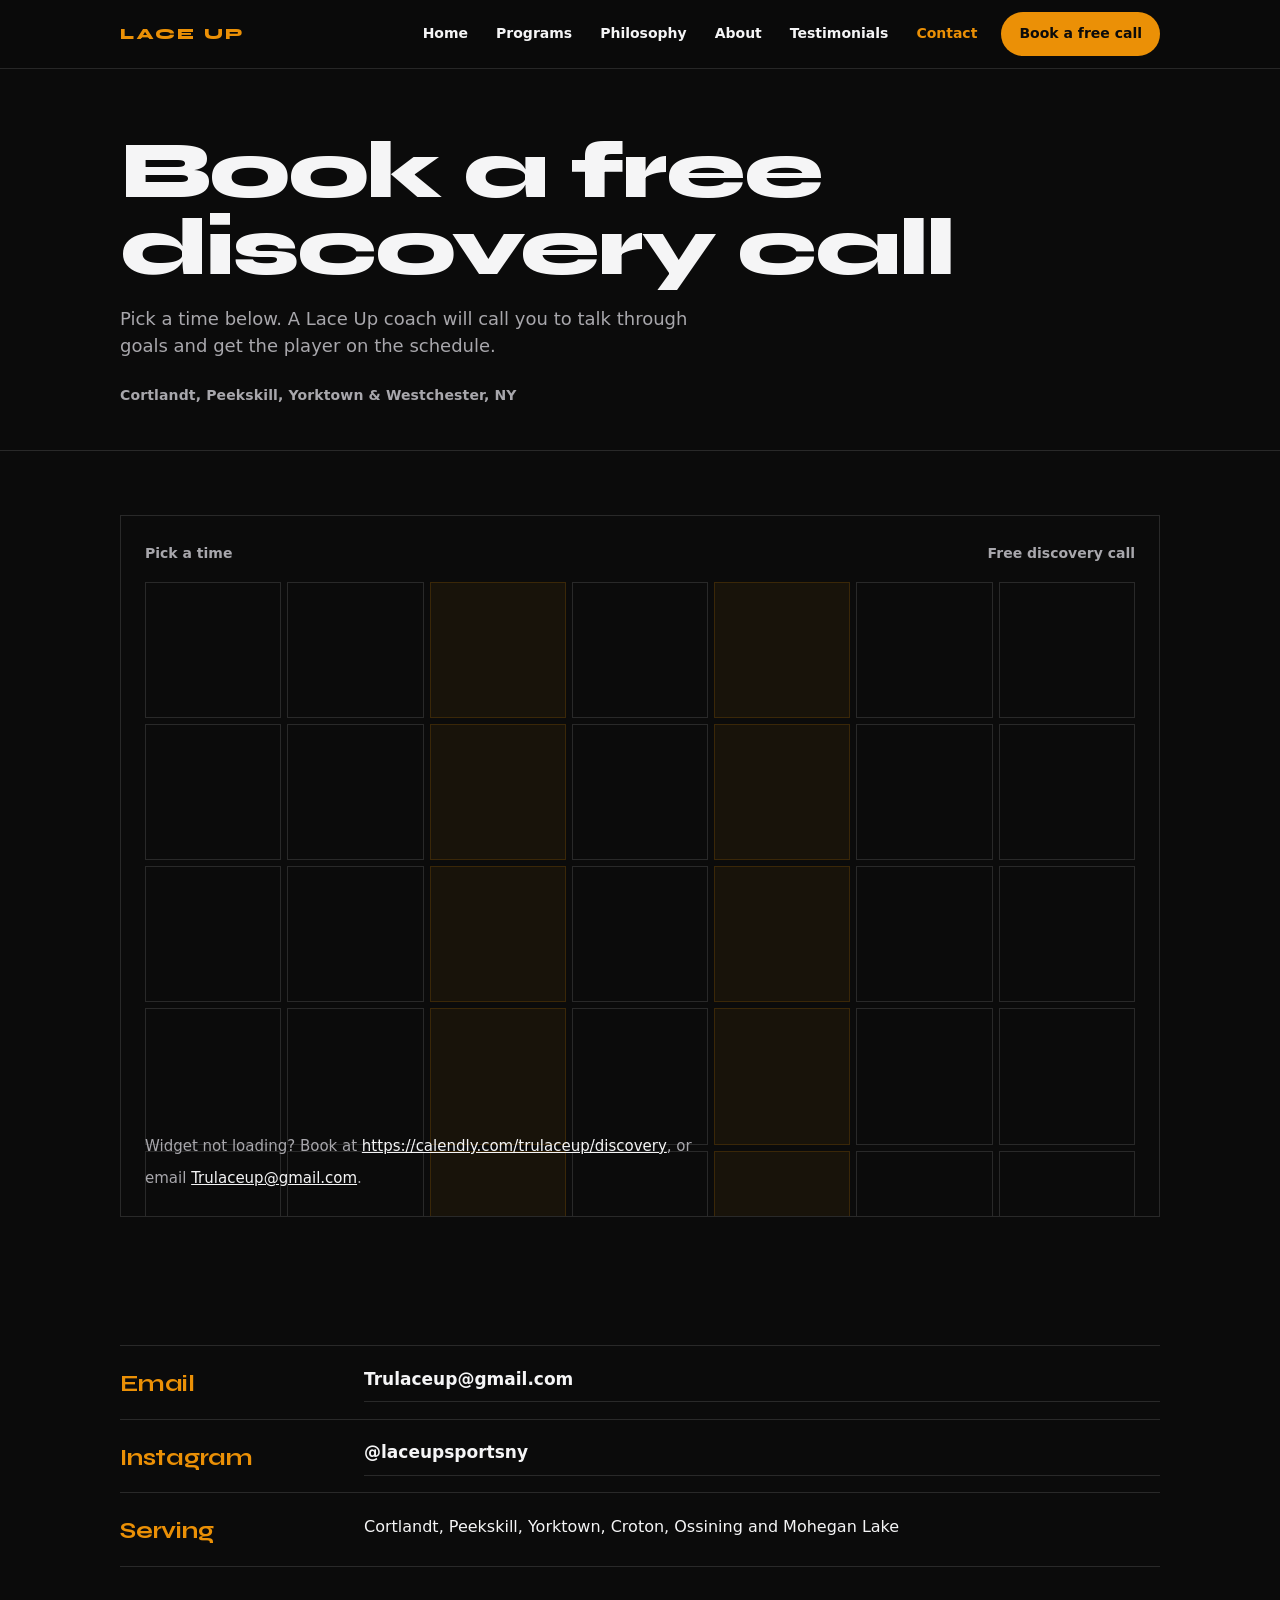
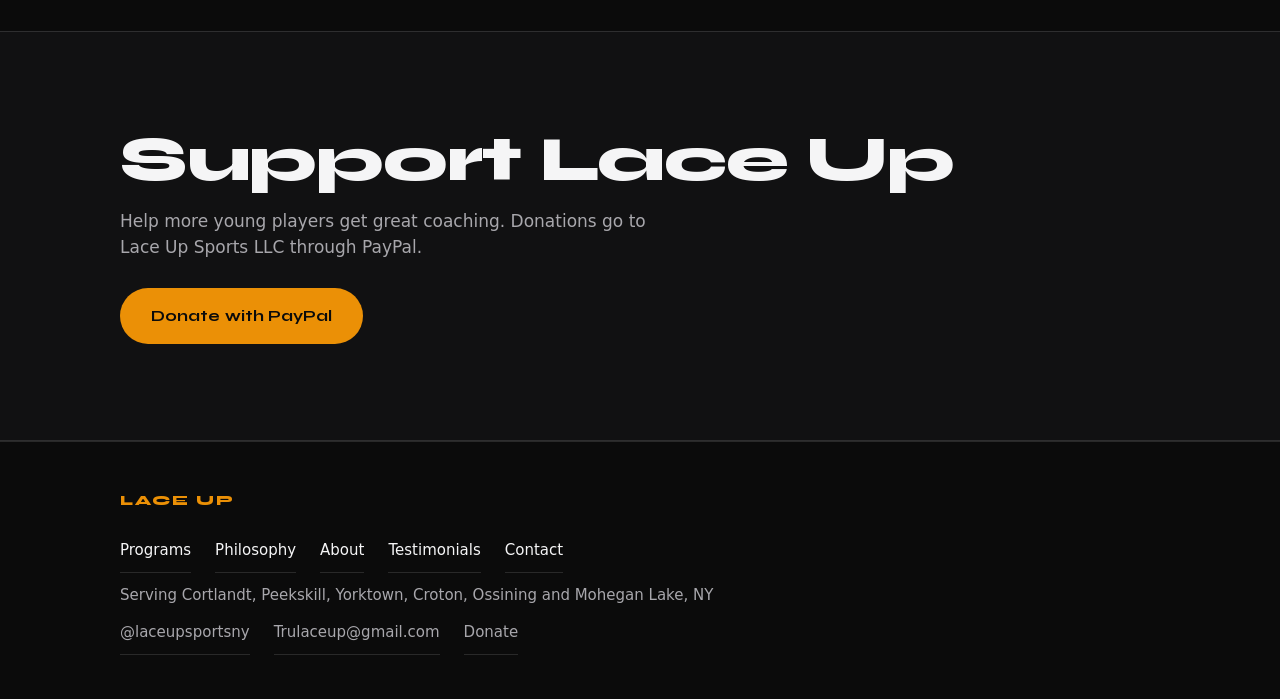
<file: contact/index.html>
<!doctype html>
<html lang="en"><head><meta charset="utf-8">
<meta name="viewport" content="width=device-width, initial-scale=1, viewport-fit=cover">
<title>Book a Free Discovery Call | Lace Up Sports Basketball Training Westchester</title>
<meta name="description" content="Book a free discovery call with Lace Up Sports. Basketball training for players in Cortlandt, Peekskill, Yorktown, Croton, Ossining and Mohegan Lake. Email, DM or pick a time online.">
<link rel="canonical" href="https://www.trulaceup.com/contact/">
<meta name="robots" content="index, follow">
<meta property="og:type" content="website"><meta property="og:title" content="Book a Free Discovery Call | Lace Up Sports Basketball Training Westchester"><meta property="og:description" content="Book a free discovery call with Lace Up Sports. Basketball training for players in Cortlandt, Peekskill, Yorktown, Croton, Ossining and Mohegan Lake. Email, DM or pick a time online.">
<meta property="og:image" content="https://www.trulaceup.com/assets/og.jpg"><meta property="og:image:width" content="1200"><meta property="og:image:height" content="630">
<meta property="og:url" content="https://www.trulaceup.com/contact/"><meta name="twitter:card" content="summary_large_image">
<link rel="icon" href="/assets/favicon.png" type="image/png" sizes="32x32"><link rel="apple-touch-icon" href="/assets/apple-touch-icon.png" sizes="180x180">
<meta name="theme-color" content="#0B0B0B"><meta property="og:site_name" content="Lace Up Sports">
<link rel="preload" as="font" type="font/woff2" href="/assets/fonts/syne-latin-vf.woff2" crossorigin>
<link rel="preconnect" href="https://assets.calendly.com">
<link rel="stylesheet" href="/styles.css?v=73cc6734">
<script>document.documentElement.classList.add('js');</script>
<script type="application/ld+json">
{"@context":"https://schema.org","@type":["LocalBusiness","SportsActivityLocation"],"name":"Lace Up Sports","description":"Basketball training for youth and high school players in Westchester, NY.","url":"https://www.trulaceup.com/","email":"Trulaceup@gmail.com","image":"https://www.trulaceup.com/assets/og.jpg","sameAs":["https://www.instagram.com/laceupsportsny"],"areaServed":[{"@type":"City","name":"Cortlandt, NY"},{"@type":"City","name":"Peekskill, NY"},{"@type":"City","name":"Yorktown, NY"},{"@type":"City","name":"Croton, NY"},{"@type":"City","name":"Ossining, NY"},{"@type":"City","name":"Mohegan Lake, NY"}],"makesOffer":[{"@type":"Offer","itemOffered":{"@type":"Service","name":"1:1 Private Training"}},{"@type":"Offer","itemOffered":{"@type":"Service","name":"Small Group Training"}},{"@type":"Offer","itemOffered":{"@type":"Service","name":"Team & Squad Sessions"}},{"@type":"Offer","itemOffered":{"@type":"Service","name":"Clinics"}}]}
</script>
</head><body>
<header class="topnav"><div class="wrap topnav-inner">
<a href="/" class="wordmark">LACE UP</a>
<button type="button" class="nav-burger" id="navBurger" aria-label="Menu" aria-controls="nav-menu" aria-expanded="false"><span></span><span></span><span></span></button>
<nav id="nav-menu" class="nav-menu" aria-label="Primary">
<a href="/">Home</a><a href="/programs/">Programs</a><a href="/about/philosophy/">Philosophy</a><a href="/about/">About</a><a href="/testimonials/">Testimonials</a><a href="/contact/" aria-current="page">Contact</a>
<a class="nav-book" href="#book">Book a free call</a></nav></div></header>
<main>
<section class="page-head"><div class="wrap">
<h1>Book a free discovery call</h1><p class="page-lede">Pick a time below. A Lace Up coach will call you to talk through goals and get the player on the schedule.</p>

<div class="hero-meta">Cortlandt, Peekskill, Yorktown &amp; Westchester, NY</div>
</div></section>
<section class="section-tight" id="book"><div class="wrap">
<div class="book-embed"><div class="book-skeleton" aria-hidden="true"><div class="book-skeleton-head"><span>Pick a time</span><span>Free discovery call</span></div><div class="book-skeleton-grid"><span></span><span></span><span></span><span></span><span></span><span></span><span></span><span></span><span></span><span></span><span></span><span></span><span></span><span></span><span></span><span></span><span></span><span></span><span></span><span></span><span></span><span></span><span></span><span></span><span></span><span></span><span></span><span></span><span></span><span></span><span></span><span></span><span></span><span></span><span></span></div></div>
<p class="book-fallback">Widget not loading? Book at <a href="https://calendly.com/trulaceup/discovery">https://calendly.com/trulaceup/discovery</a>, or email <a href="mailto:Trulaceup@gmail.com">Trulaceup@gmail.com</a>.</p>
<div class="calendly-inline-widget" data-url="https://calendly.com/trulaceup/discovery?hide_gdpr_banner=1&amp;background_color=0b0b0b&amp;text_color=f5f5f6&amp;primary_color=eb9006" style="min-width:280px;height:700px;"></div></div></div></section>
<section class="section-tight"><div class="wrap"><ol class="ledger ledger-contact" data-reveal>
<li class="row row-stack" style="--i:0"><span class="fig">Email</span><a href="mailto:Trulaceup@gmail.com">Trulaceup@gmail.com</a></li>
<li class="row row-stack" style="--i:1"><span class="fig">Instagram</span><a href="https://www.instagram.com/laceupsportsny" target="_blank" rel="noopener">@laceupsportsny</a></li>
<li class="row row-stack" style="--i:2"><span class="fig">Serving</span><p class="txt-ink">Cortlandt, Peekskill, Yorktown, Croton, Ossining and Mohegan Lake</p></li></ol></div></section>
<section class="section book-band" id="donate"><div class="wrap"><h2>Support Lace Up</h2><p class="band-sub">Help more young players get great coaching. Donations go to Lace Up Sports LLC through PayPal.</p><div class="cta-row"><a class="btn btn-primary" href="https://www.paypal.com/donate/?business=Trulaceup%40gmail.com&amp;no_recurring=0&amp;currency_code=USD&amp;item_name=Lace+Up+Sports" target="_blank" rel="noopener">Donate with PayPal</a></div></div></section>
</main>
<footer><div class="wrap"><div class="foot-wordmark">LACE UP</div>
<nav class="foot-nav" aria-label="Pages"><a href="/programs/">Programs</a><a href="/about/philosophy/">Philosophy</a><a href="/about/">About</a><a href="/testimonials/">Testimonials</a><a href="/contact/">Contact</a></nav>
<div>Serving Cortlandt, Peekskill, Yorktown, Croton, Ossining and Mohegan Lake, NY</div>
<div class="foot-row"><a href="https://www.instagram.com/laceupsportsny" target="_blank" rel="noopener">@laceupsportsny</a><a href="mailto:Trulaceup@gmail.com">Trulaceup@gmail.com</a><a href="https://www.paypal.com/donate/?business=Trulaceup%40gmail.com&amp;no_recurring=0&amp;currency_code=USD&amp;item_name=Lace+Up+Sports" target="_blank" rel="noopener">Donate</a></div></div></footer>
<nav class="sticky-bar" aria-label="Quick actions"><a href="https://www.instagram.com/laceupsportsny" target="_blank" rel="noopener">DM</a><a class="" href="#book">Book a free call</a></nav>
<script>(function(){var b=document.getElementById('navBurger'),m=document.getElementById('nav-menu');
function c(){m.classList.remove('open');b.setAttribute('aria-expanded','false');}
b.addEventListener('click',function(){var o=m.classList.toggle('open');b.setAttribute('aria-expanded',o);});
m.querySelectorAll('a').forEach(function(a){a.addEventListener('click',c);});
document.addEventListener('keydown',function(e){if(e.key==='Escape'&&m.classList.contains('open')){c();b.focus();}});})();</script>
<script>(function(){var k=document.querySelector('main .cta-row'),B=document.body;if(!k||!window.IntersectionObserver){B.classList.add('cta-passed');return;}new IntersectionObserver(function(e){var x=e[e.length-1];B.classList.toggle('cta-passed',!x.isIntersecting&&x.boundingClientRect.top<70);},{rootMargin:'-70px 0px 0px 0px'}).observe(k);})();</script>
<script>(function(){if(!window.IntersectionObserver)return;var L=document.querySelectorAll('.ledger[data-reveal]');if(!L.length)return;var o=new IntersectionObserver(function(e){e.forEach(function(x){if(x.isIntersecting){x.target.classList.add('in');o.unobserve(x.target);}});},{rootMargin:'0px 0px -10% 0px'});L.forEach(function(l){o.observe(l);});})();</script>
<script>(function(){var el=document.querySelector('[data-count]');if(!el||!window.IntersectionObserver||!window.requestAnimationFrame||matchMedia('(prefers-reduced-motion: reduce)').matches)return;if(el.getBoundingClientRect().top<innerHeight)return;var end=+el.getAttribute('data-count'),suf=el.getAttribute('data-suffix')||'';var o=new IntersectionObserver(function(e){if(!e[0].isIntersecting)return;o.disconnect();var t0=null,d=1100;function f(t){if(t0===null)t0=t;var p=Math.min(1,(t-t0)/d);p=1-Math.pow(1-p,3);el.textContent=Math.round(end*p)+suf;if(p<1)requestAnimationFrame(f);}requestAnimationFrame(f);},{threshold:.6});o.observe(el);})();</script>
<script>(function(){var A=document.querySelectorAll('.js-book');if(!A.length)return;var U='https://calendly.com/trulaceup/discovery?hide_gdpr_banner=1&background_color=0b0b0b&text_color=f5f5f6&primary_color=eb9006',P=null;
function load(){if(P)return P;P=new Promise(function(ok,no){var l=document.createElement('link');l.rel='stylesheet';l.href='https://assets.calendly.com/assets/external/widget.css';document.head.appendChild(l);var s=document.createElement('script');s.src='https://assets.calendly.com/assets/external/widget.js';s.async=true;s.onload=ok;s.onerror=no;document.head.appendChild(s);});return P;}
function warm(){load().catch(function(){});}
A.forEach(function(a){a.addEventListener('pointerenter',warm,{once:true});a.addEventListener('focus',warm,{once:true});a.addEventListener('touchstart',warm,{once:true,passive:true});
a.addEventListener('click',function(e){if(e.metaKey||e.ctrlKey||e.shiftKey||e.altKey||e.button)return;e.preventDefault();var h=a.getAttribute('href'),done=false;var t=setTimeout(function(){if(!done){done=true;location.href=h;}},2500);
load().then(function(){if(done||!window.Calendly)return;done=true;clearTimeout(t);window.Calendly.initPopupWidget({url:U});}).catch(function(){if(!done){done=true;clearTimeout(t);location.href=h;}});});});})();</script>
<script>(function(){var k=document.getElementById('book'),w=document.querySelector('.book-embed');function r(){if(w)w.classList.add('ready');}
function l(){var s=document.createElement('script');s.src='https://assets.calendly.com/assets/external/widget.js';s.async=true;s.onerror=r;document.body.appendChild(s);setTimeout(r,6000);}
window.addEventListener('message',function(e){if(/^https:\/\/([a-z0-9-]+\.)*calendly\.com$/.test(e.origin)&&e.data&&e.data.event==='calendly.event_type_viewed')r();});
if(!k||!window.IntersectionObserver){l();return;}var o=new IntersectionObserver(function(e){e.forEach(function(x){if(x.isIntersecting){o.disconnect();l();}});},{rootMargin:'300px'});o.observe(k);})();</script>
</body></html>
</file>
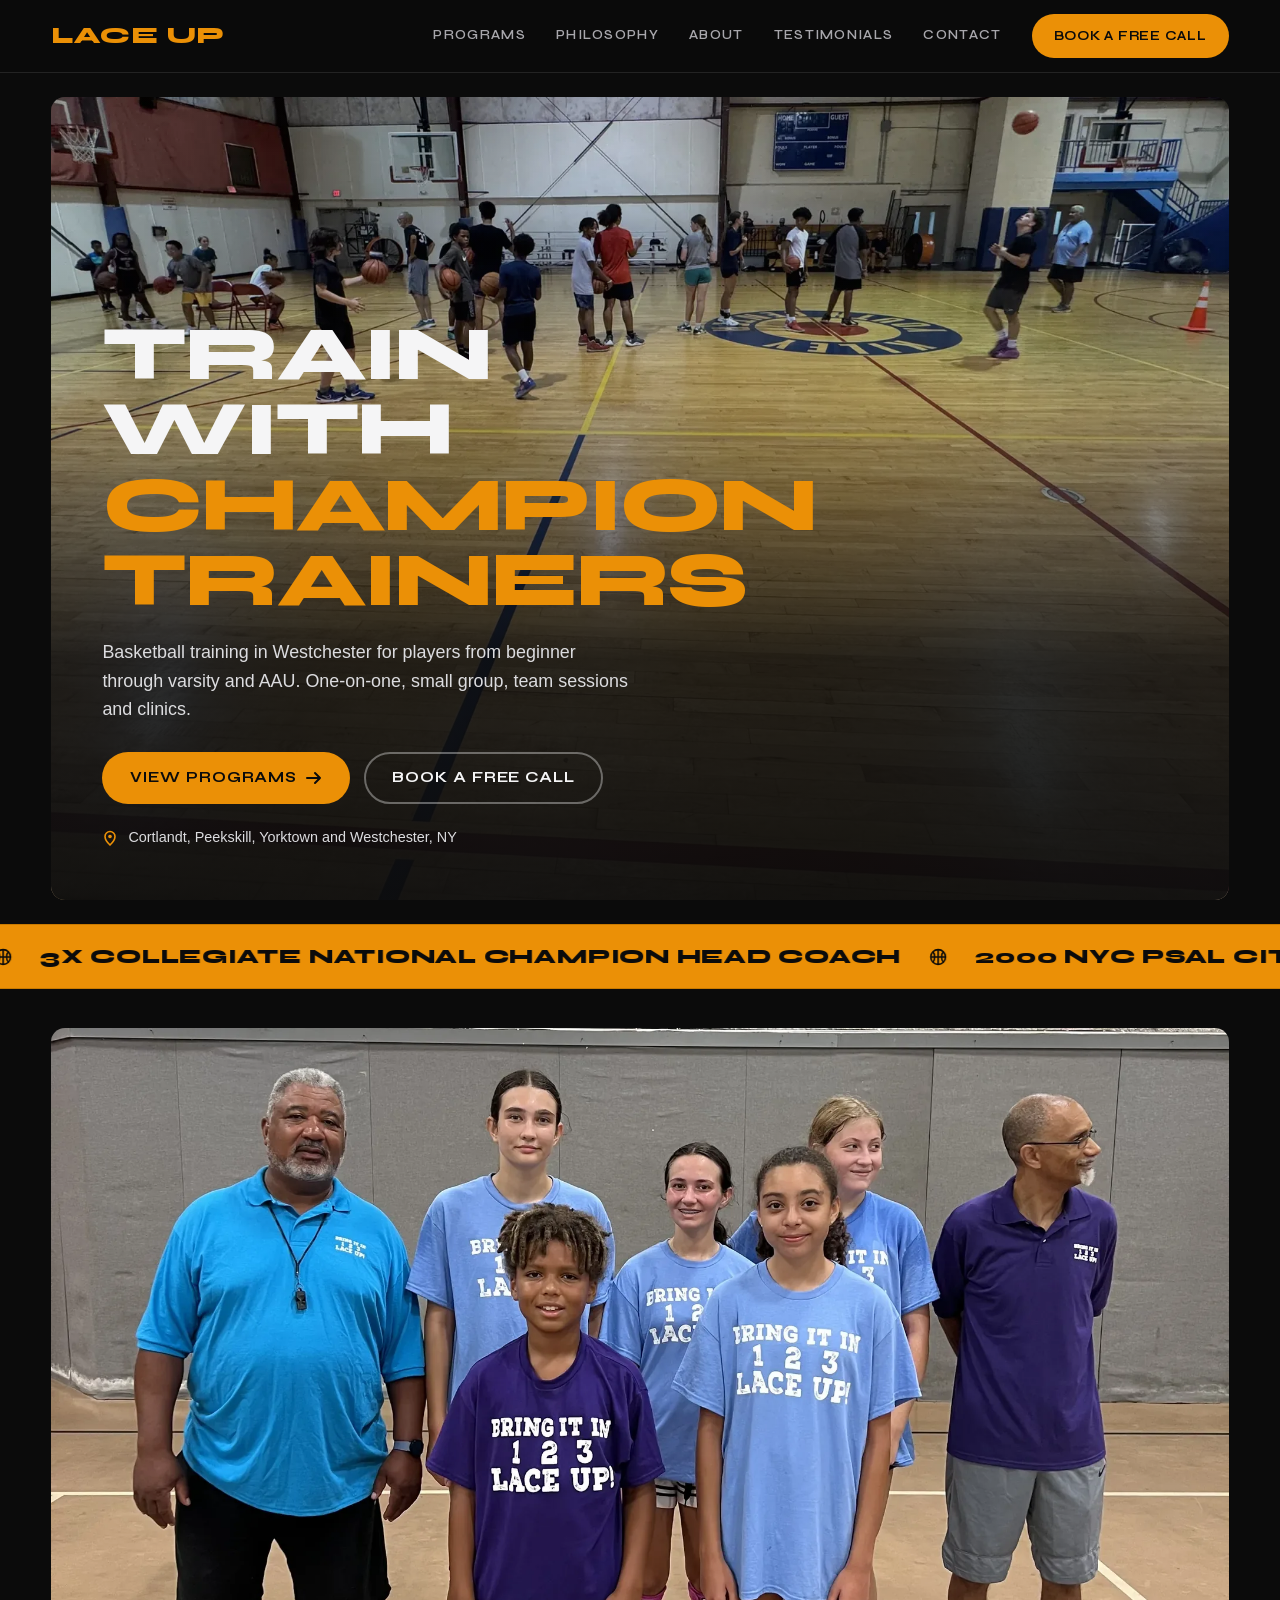
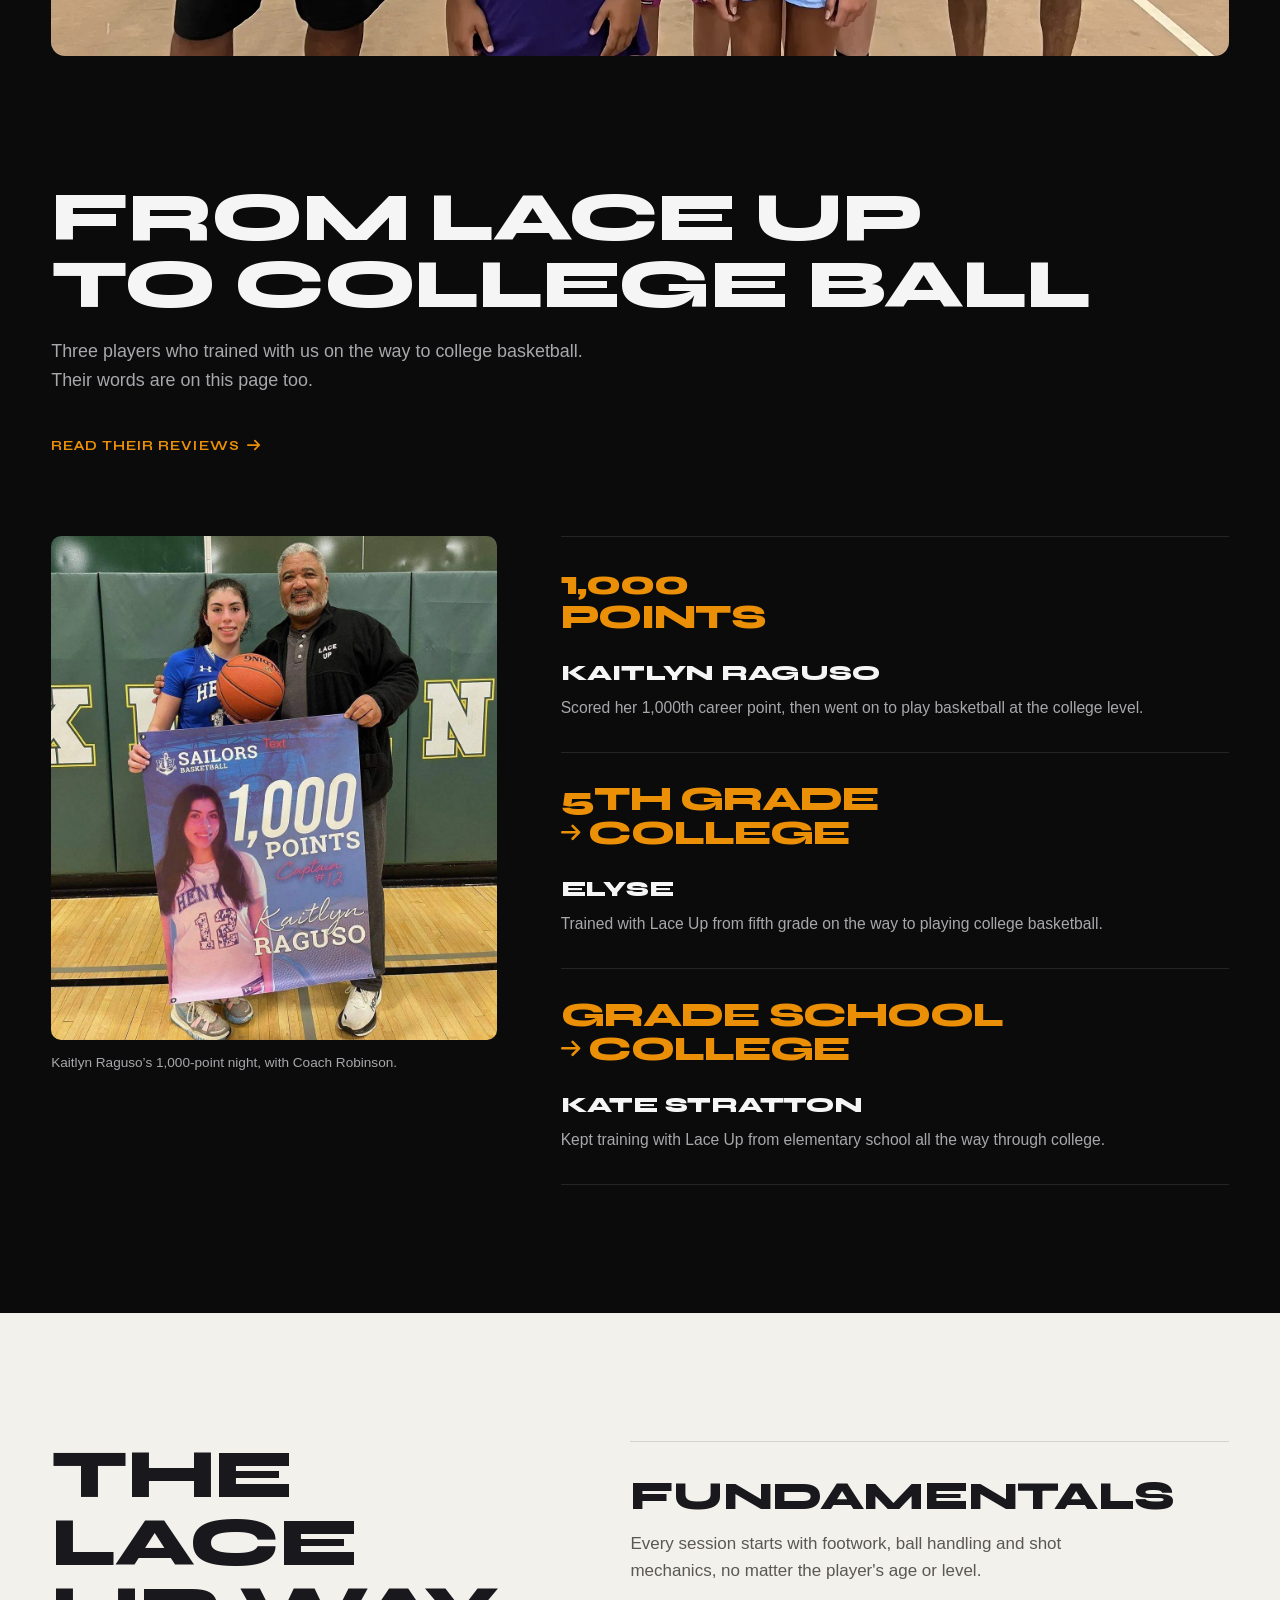
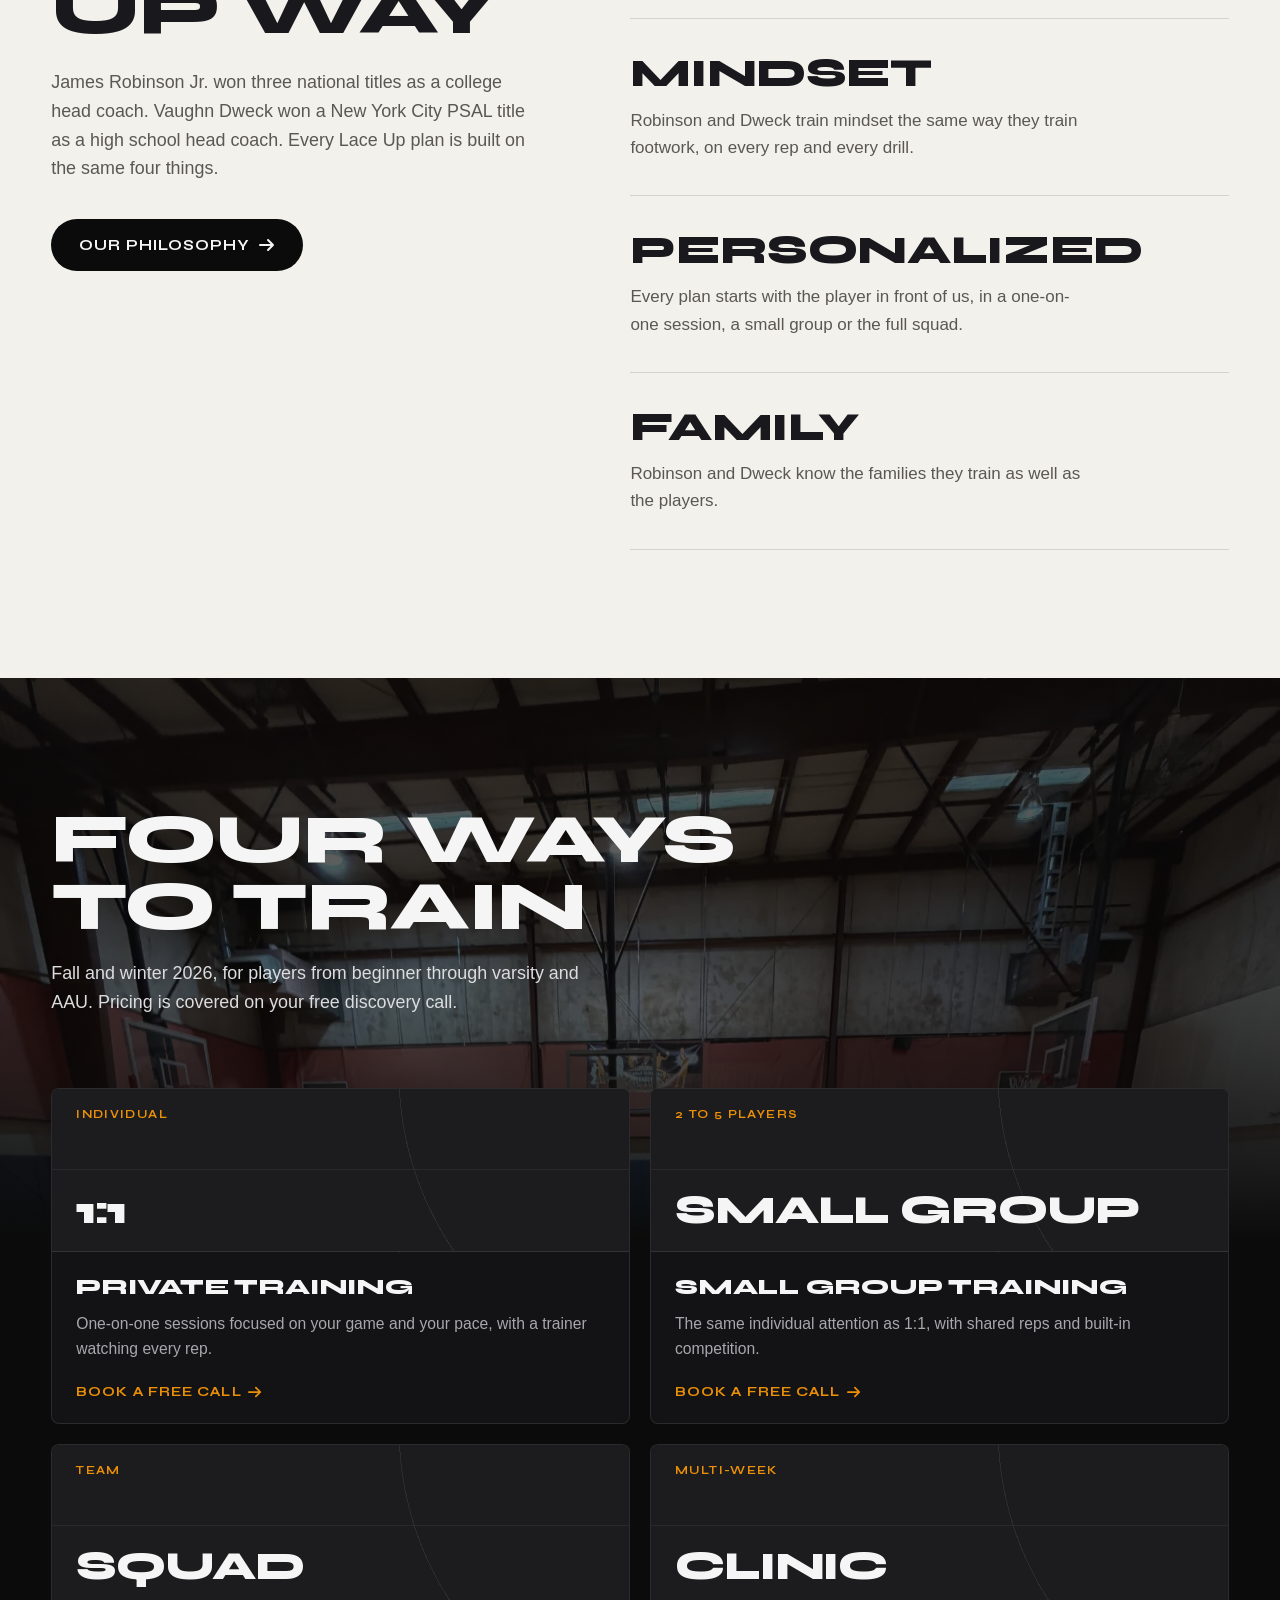
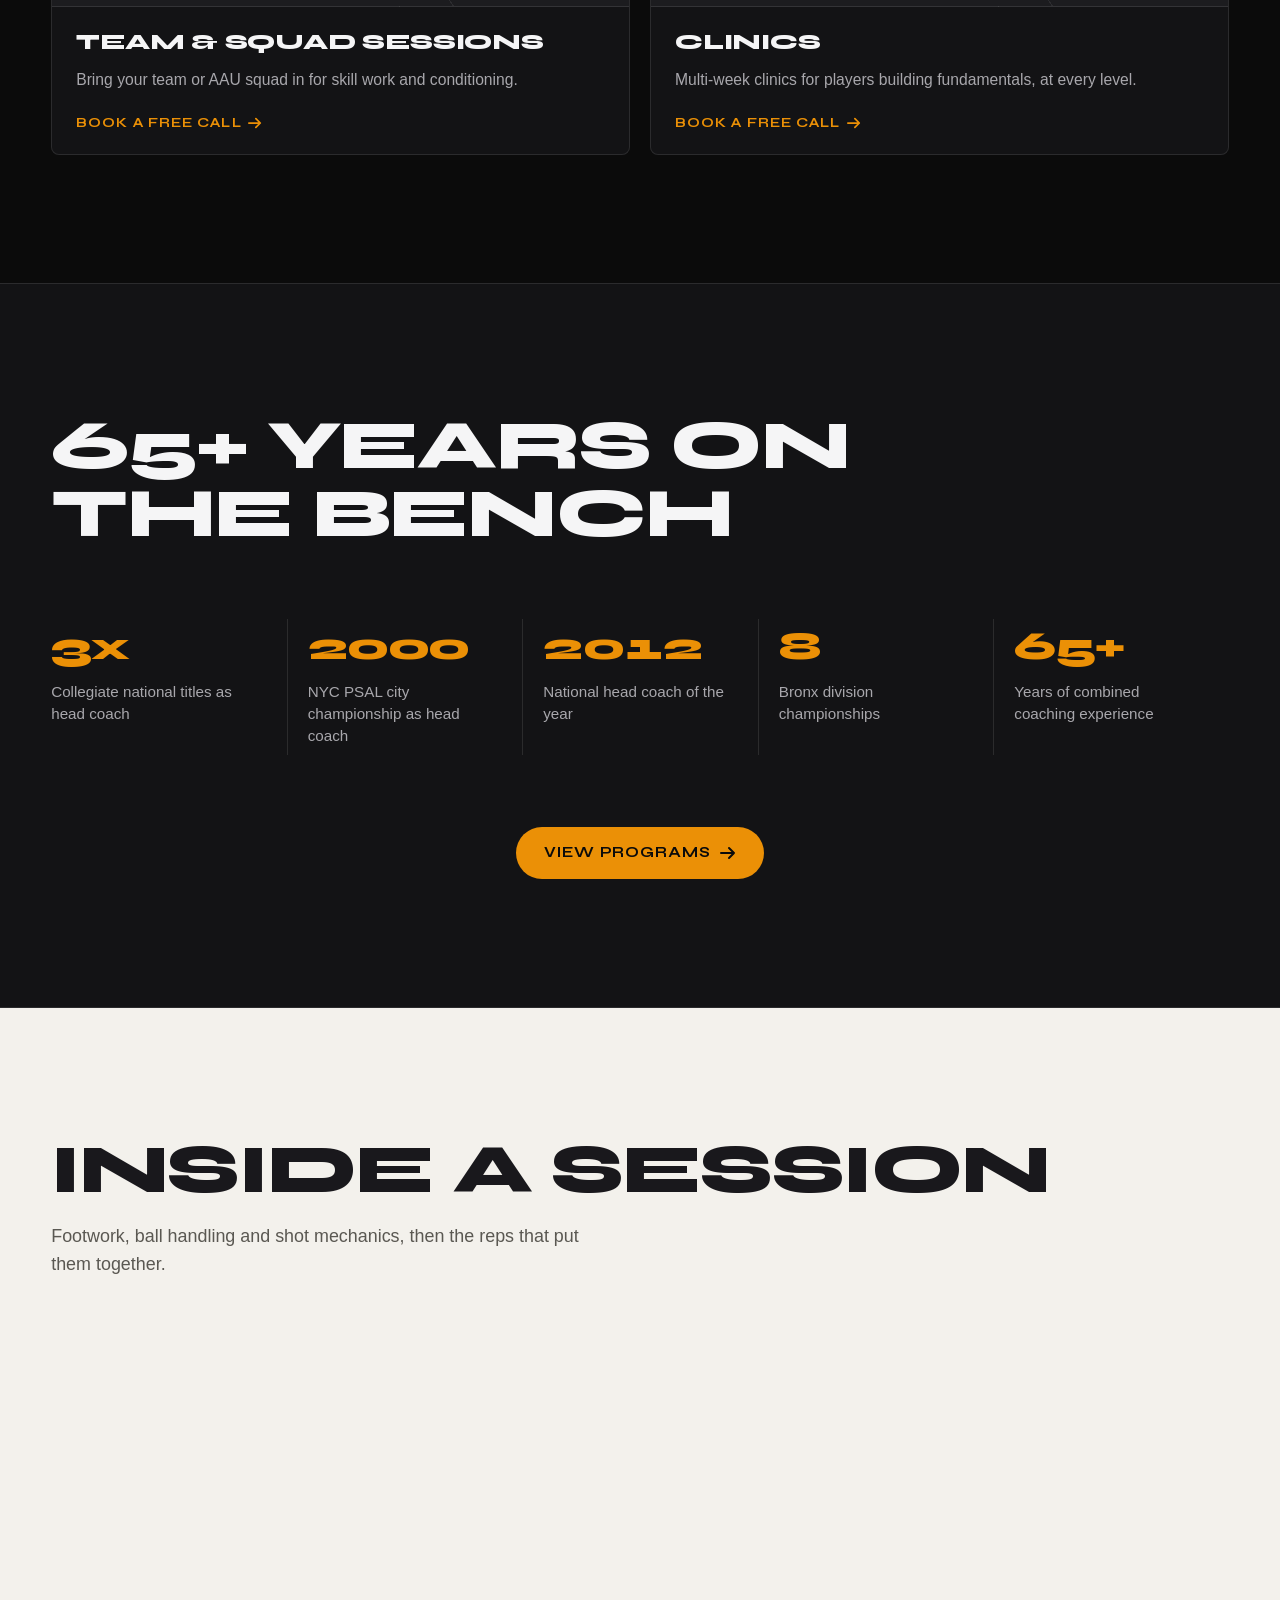
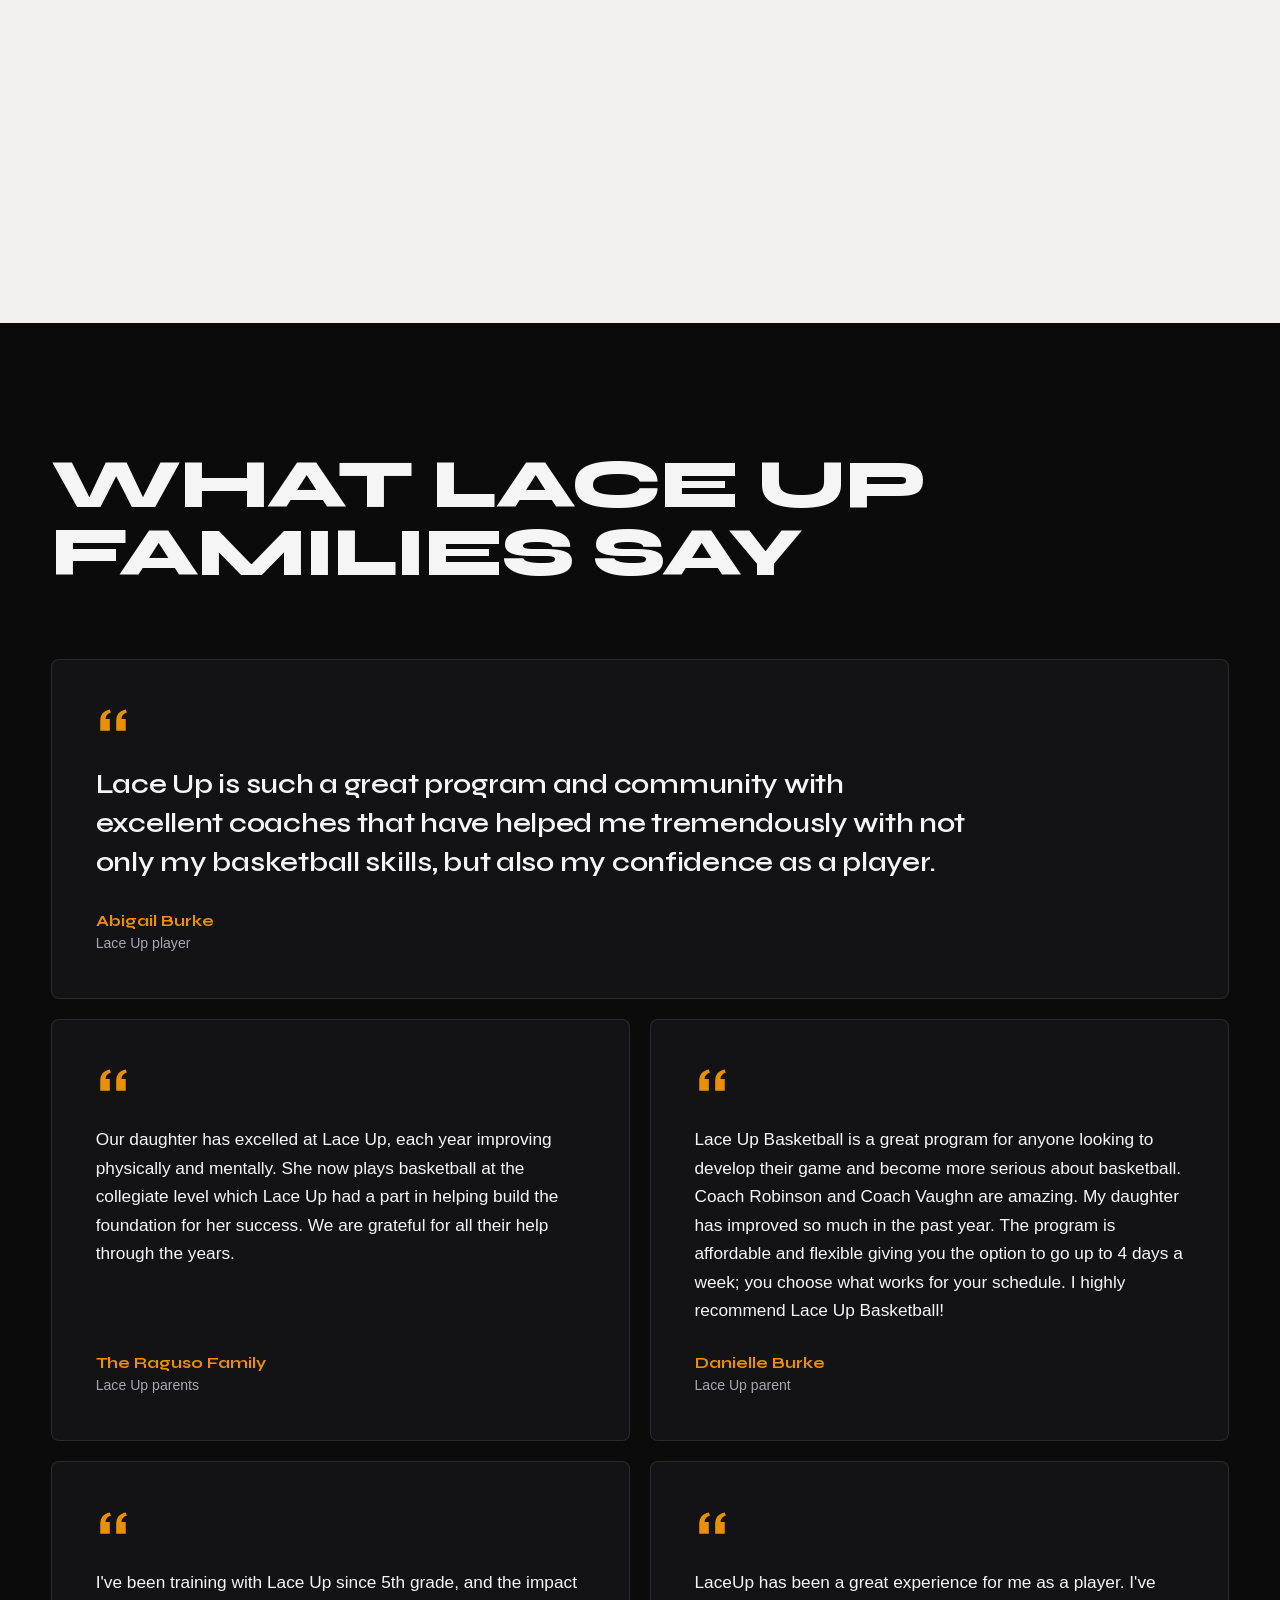
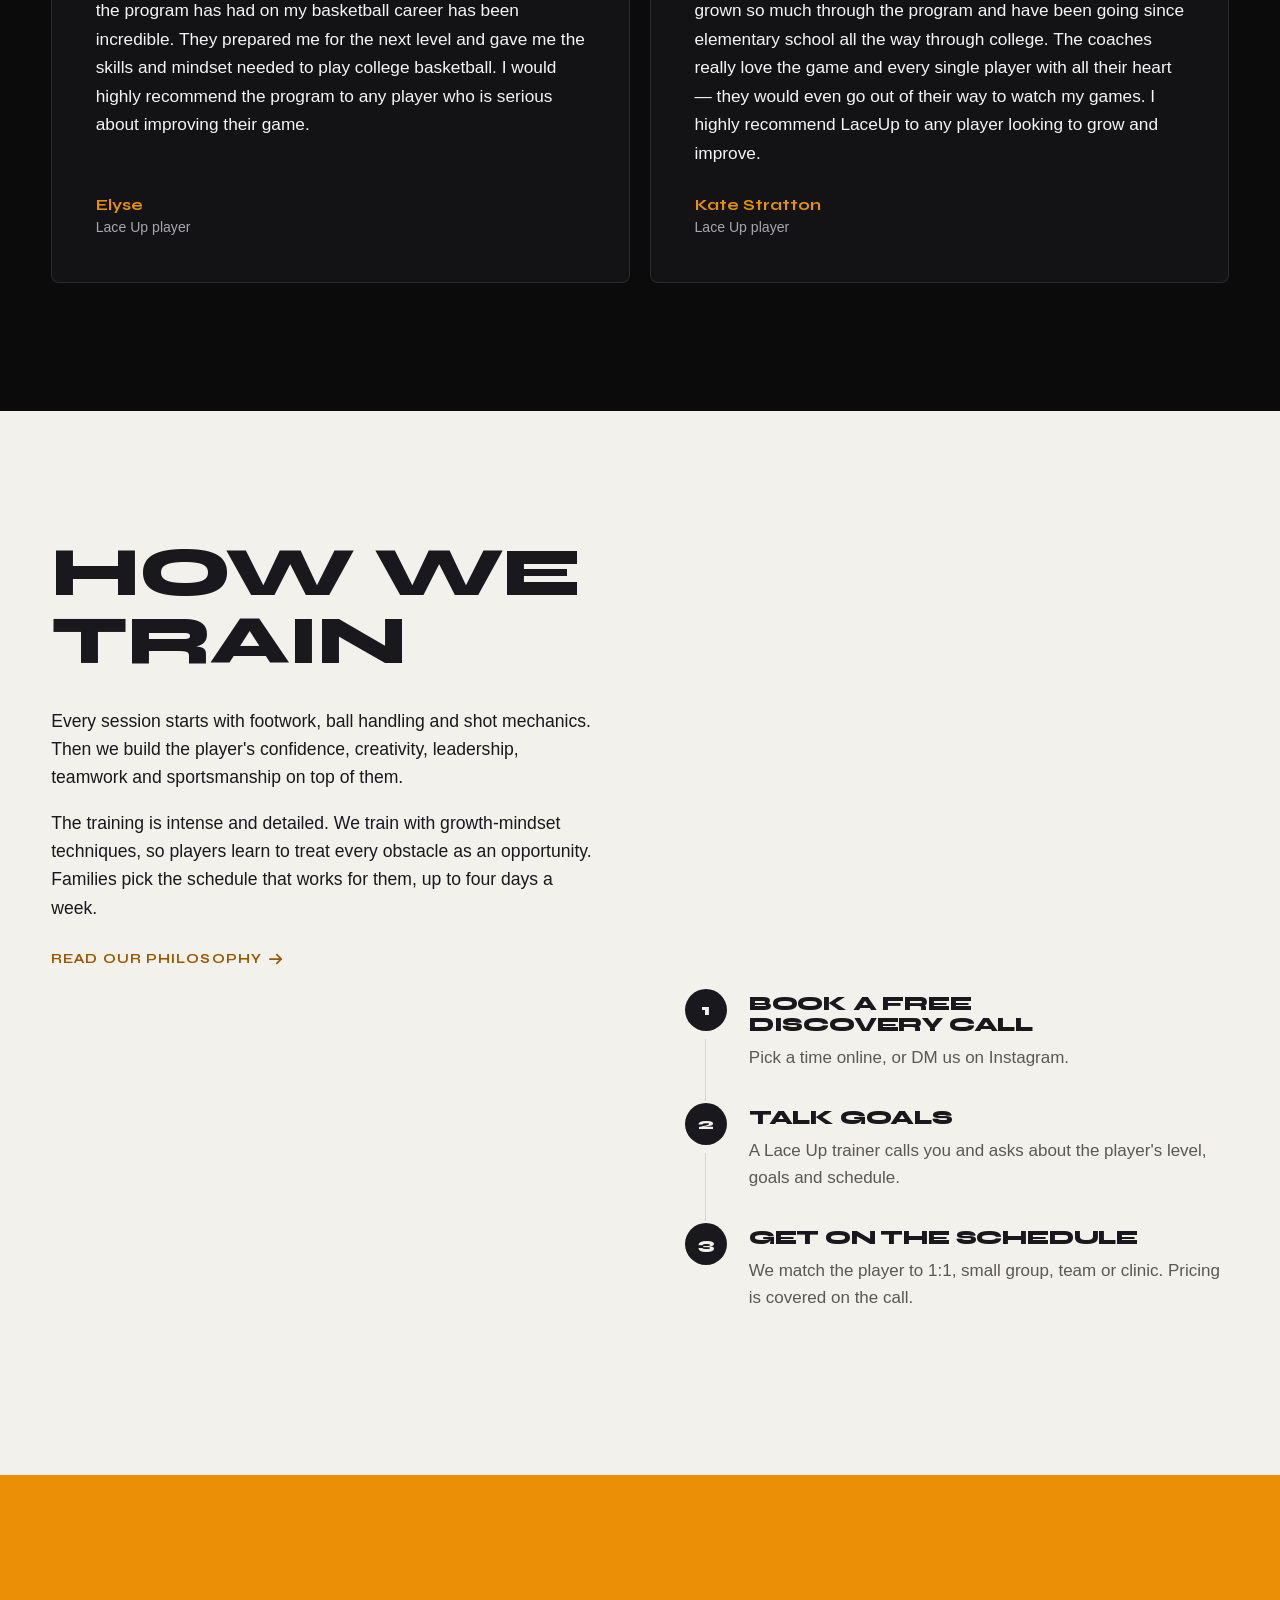
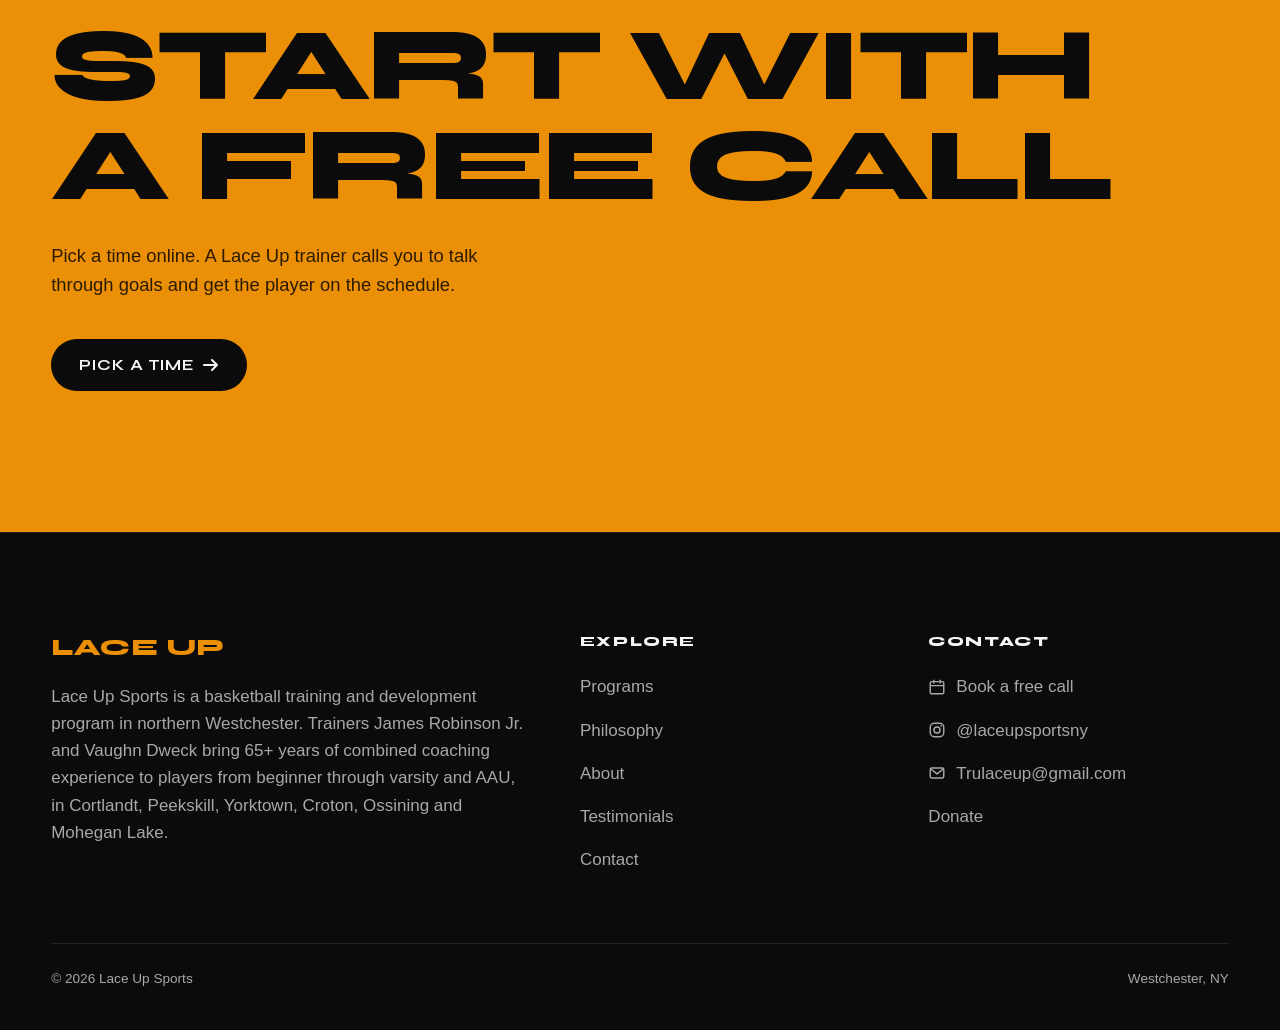
<file: faq/index.html>
<!doctype html>
<html lang="en">
<head>
<meta charset="utf-8">
<meta http-equiv="refresh" content="0; url=/#faq">
<link rel="canonical" href="https://www.trulaceup.com/#faq">
<meta name="robots" content="noindex">
<title>Redirecting… — Lace Up Sports</title>
</head>
<body>
<p>Redirecting to <a href="/#faq">trulaceup.com</a>…</p>
</body>
</html>
</file>
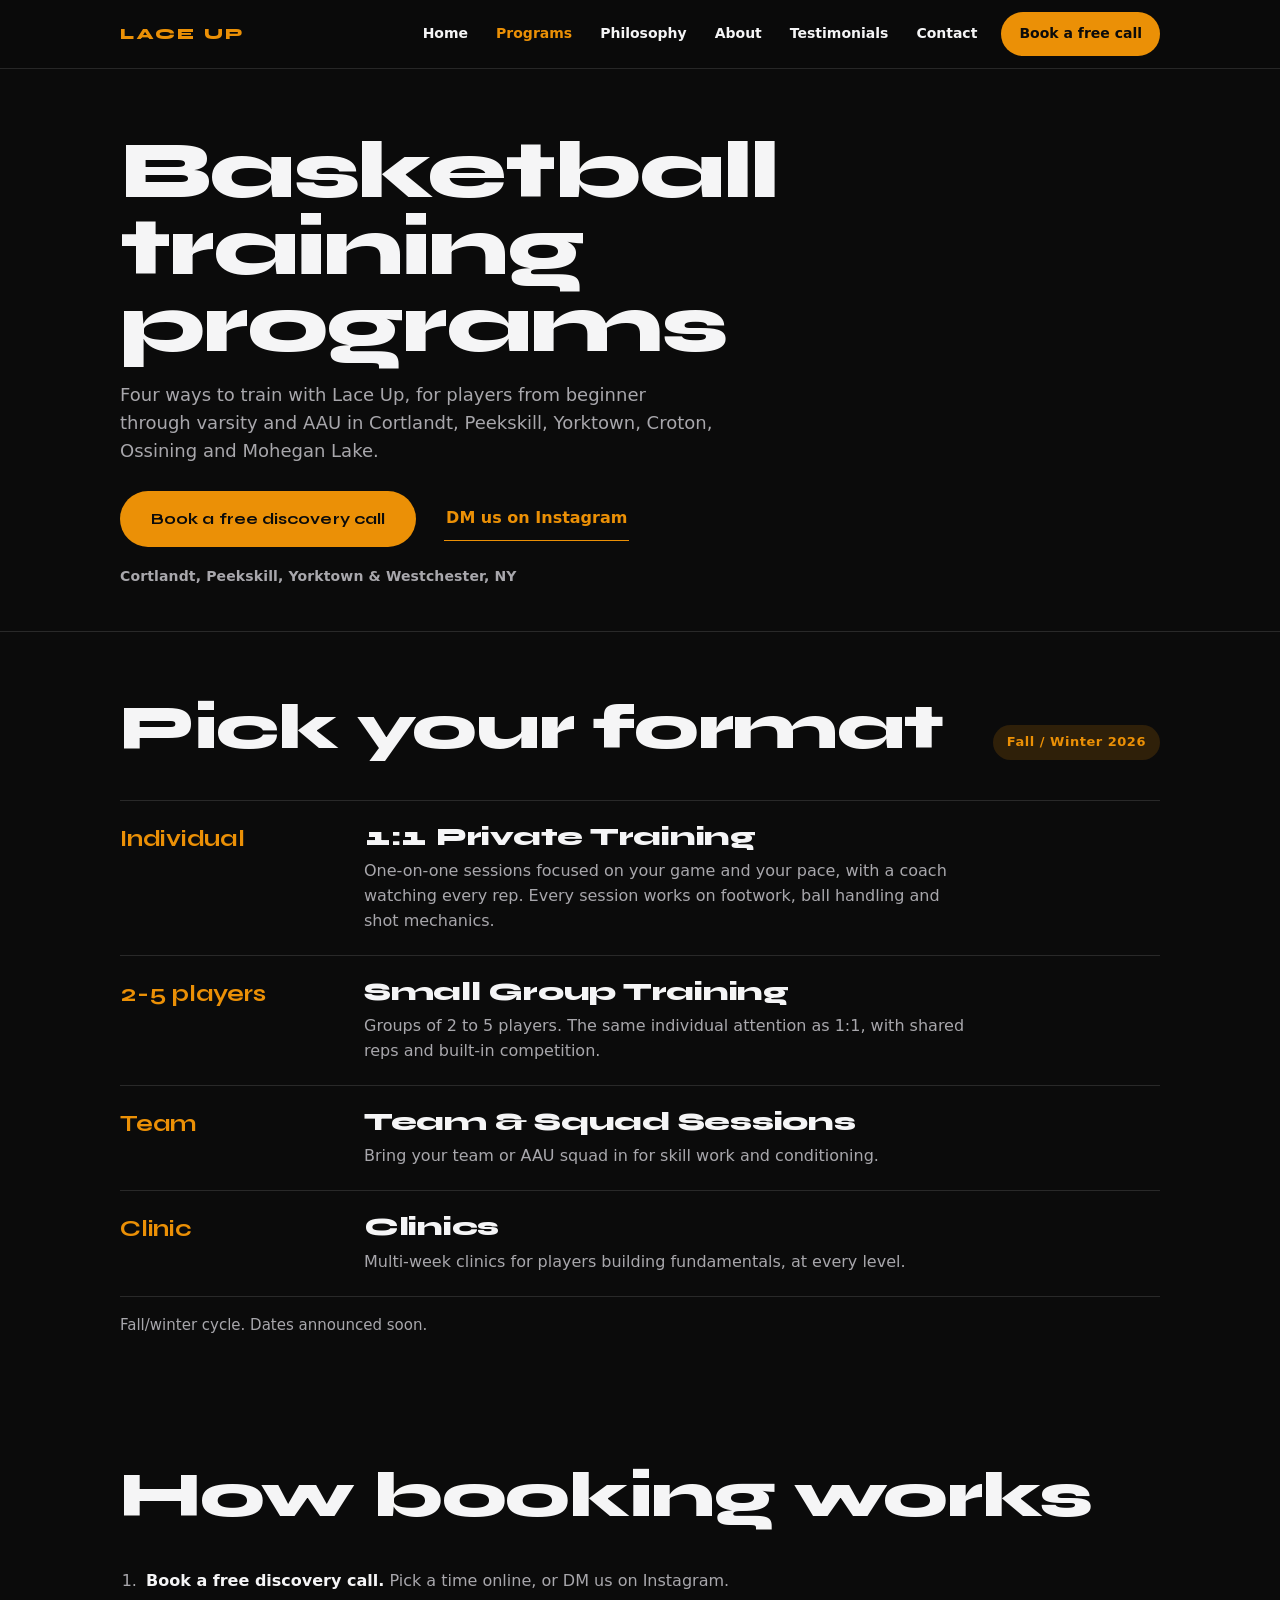
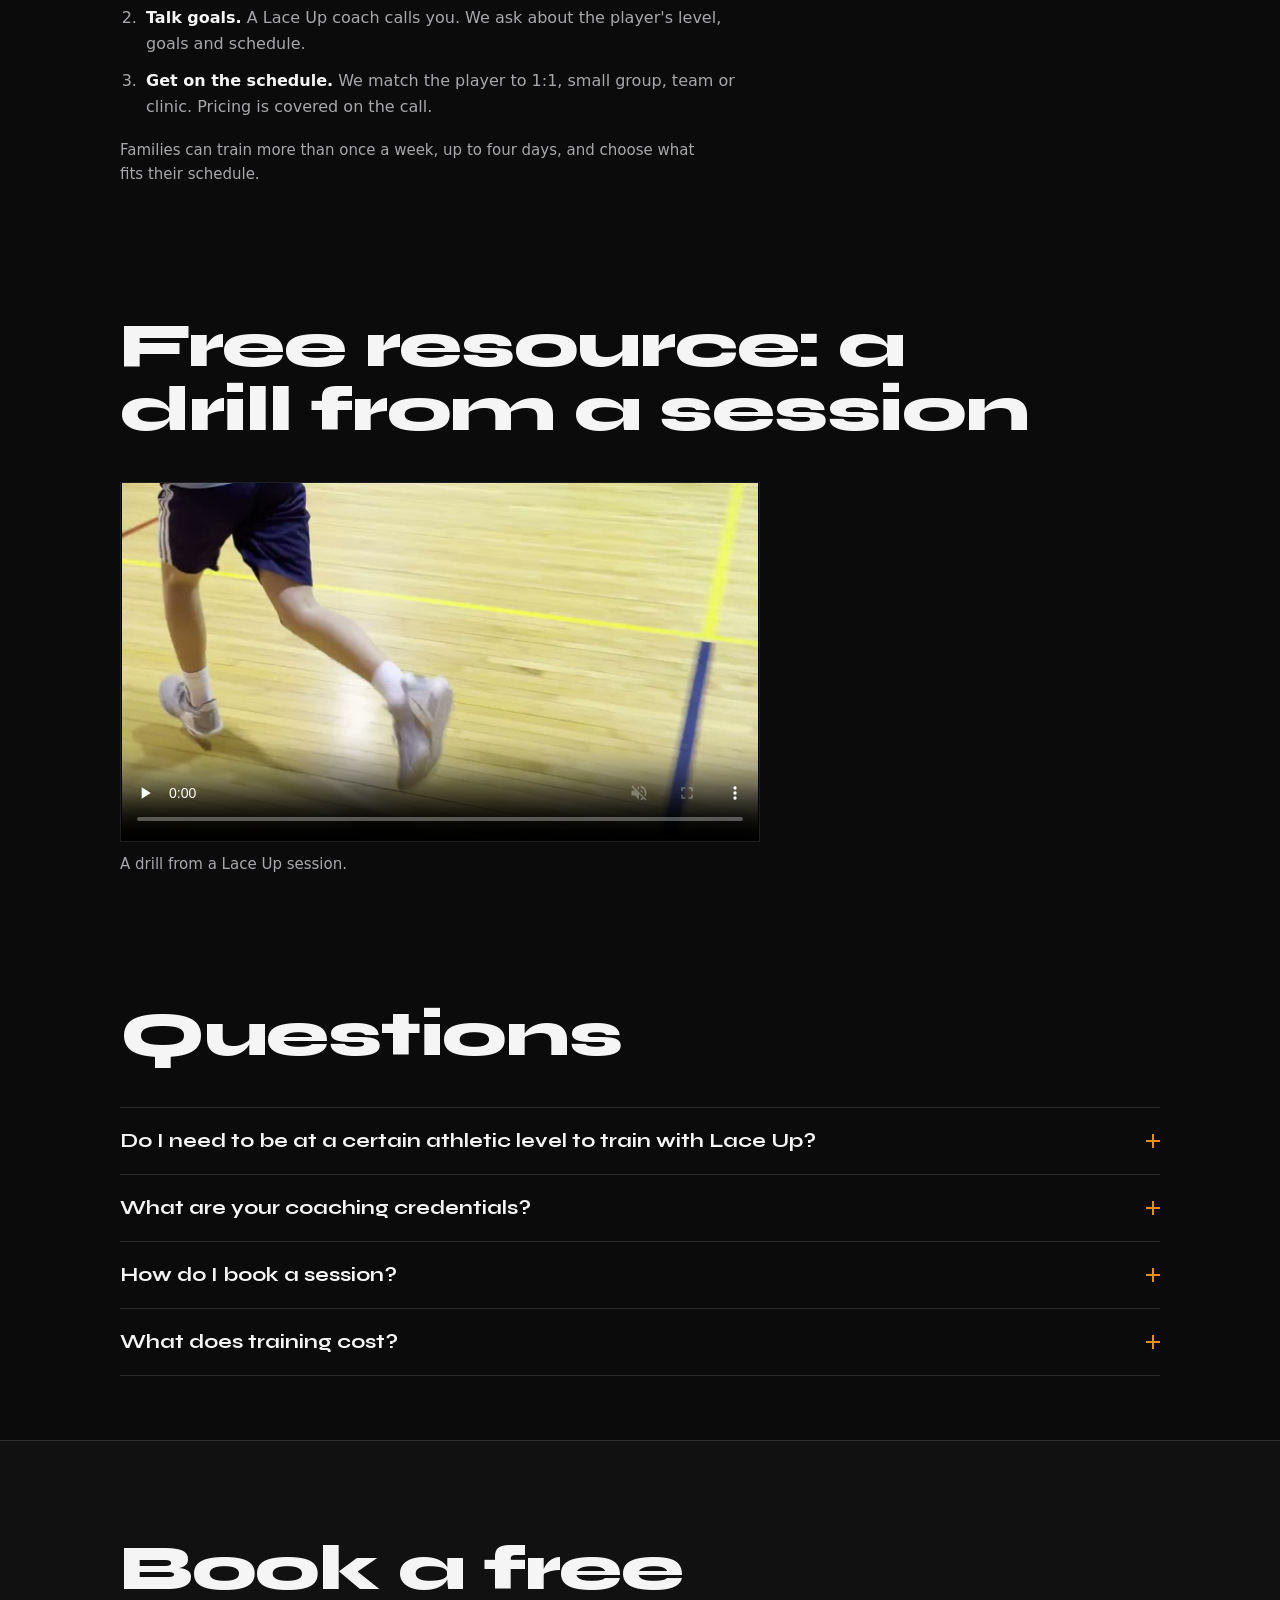
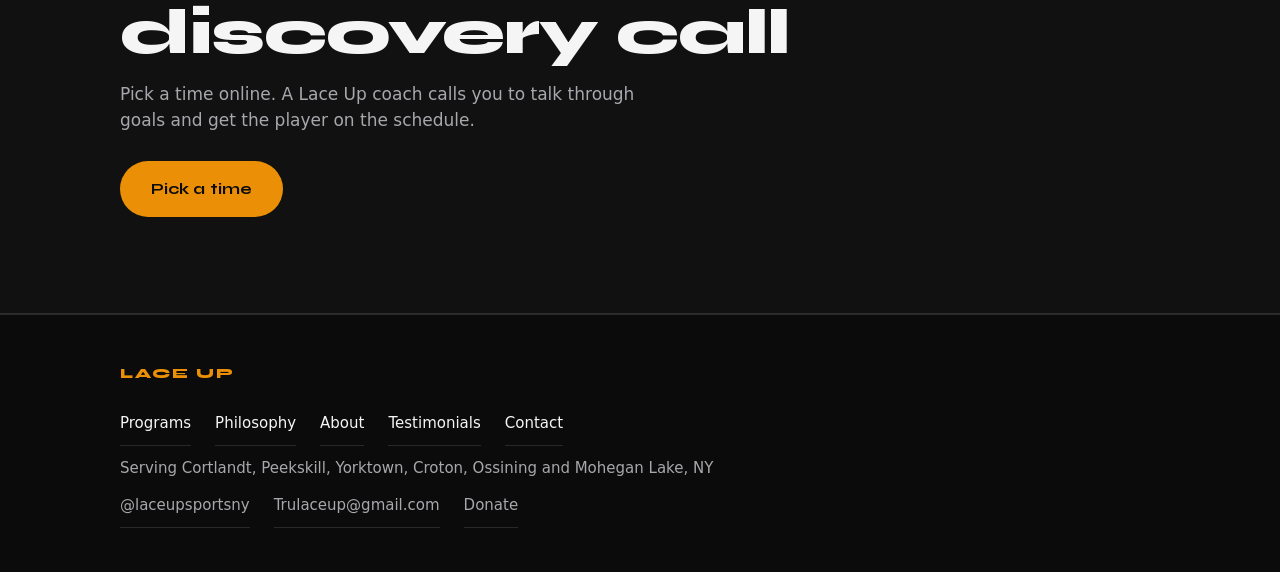
<file: programs/index.html>
<!doctype html>
<html lang="en"><head><meta charset="utf-8">
<meta name="viewport" content="width=device-width, initial-scale=1, viewport-fit=cover">
<title>Basketball Programs: 1:1, Small Group, Team | Lace Up Sports Westchester</title>
<meta name="description" content="Individual, small-group (2-5 players), team and clinic basketball training for players in Cortlandt, Peekskill, Yorktown, Croton, Ossining and Mohegan Lake. Start with a free discovery call.">
<link rel="canonical" href="https://www.trulaceup.com/programs/">
<meta name="robots" content="index, follow">
<meta property="og:type" content="website"><meta property="og:title" content="Basketball Programs: 1:1, Small Group, Team | Lace Up Sports Westchester"><meta property="og:description" content="Individual, small-group (2-5 players), team and clinic basketball training for players in Cortlandt, Peekskill, Yorktown, Croton, Ossining and Mohegan Lake. Start with a free discovery call.">
<meta property="og:image" content="https://www.trulaceup.com/assets/og.jpg"><meta property="og:image:width" content="1200"><meta property="og:image:height" content="630">
<meta property="og:url" content="https://www.trulaceup.com/programs/"><meta name="twitter:card" content="summary_large_image">
<link rel="icon" href="/assets/favicon.png" type="image/png" sizes="32x32"><link rel="apple-touch-icon" href="/assets/apple-touch-icon.png" sizes="180x180">
<meta name="theme-color" content="#0B0B0B"><meta property="og:site_name" content="Lace Up Sports">
<link rel="preload" as="font" type="font/woff2" href="/assets/fonts/syne-latin-vf.woff2" crossorigin>
<link rel="preconnect" href="https://assets.calendly.com">
<link rel="stylesheet" href="/styles.css?v=73cc6734">
<script>document.documentElement.classList.add('js');</script>
<script type="application/ld+json">
{"@context":"https://schema.org","@type":["LocalBusiness","SportsActivityLocation"],"name":"Lace Up Sports","description":"Basketball training for youth and high school players in Westchester, NY.","url":"https://www.trulaceup.com/","email":"Trulaceup@gmail.com","image":"https://www.trulaceup.com/assets/og.jpg","sameAs":["https://www.instagram.com/laceupsportsny"],"areaServed":[{"@type":"City","name":"Cortlandt, NY"},{"@type":"City","name":"Peekskill, NY"},{"@type":"City","name":"Yorktown, NY"},{"@type":"City","name":"Croton, NY"},{"@type":"City","name":"Ossining, NY"},{"@type":"City","name":"Mohegan Lake, NY"}],"makesOffer":[{"@type":"Offer","itemOffered":{"@type":"Service","name":"1:1 Private Training"}},{"@type":"Offer","itemOffered":{"@type":"Service","name":"Small Group Training"}},{"@type":"Offer","itemOffered":{"@type":"Service","name":"Team & Squad Sessions"}},{"@type":"Offer","itemOffered":{"@type":"Service","name":"Clinics"}}]}
</script>
</head><body>
<header class="topnav"><div class="wrap topnav-inner">
<a href="/" class="wordmark">LACE UP</a>
<button type="button" class="nav-burger" id="navBurger" aria-label="Menu" aria-controls="nav-menu" aria-expanded="false"><span></span><span></span><span></span></button>
<nav id="nav-menu" class="nav-menu" aria-label="Primary">
<a href="/">Home</a><a href="/programs/" aria-current="page">Programs</a><a href="/about/philosophy/">Philosophy</a><a href="/about/">About</a><a href="/testimonials/">Testimonials</a><a href="/contact/">Contact</a>
<a class="nav-book js-book" href="/contact/#book">Book a free call</a></nav></div></header>
<main>
<section class="page-head"><div class="wrap">
<h1>Basketball training programs</h1><p class="page-lede">Four ways to train with Lace Up, for players from beginner through varsity and AAU in Cortlandt, Peekskill, Yorktown, Croton, Ossining and Mohegan Lake.</p>
<div class="cta-row"><a class="btn btn-primary js-book" href="/contact/#book">Book a free discovery call</a><a class="text-link" href="https://www.instagram.com/laceupsportsny" target="_blank" rel="noopener">DM us on Instagram</a></div>
<div class="hero-meta">Cortlandt, Peekskill, Yorktown &amp; Westchester, NY</div>
</div></section>
<section class="section-tight"><div class="wrap"><div class="section-head"><h2>Pick your format</h2><span class="season-tag">Fall / Winter 2026</span></div>
<ol class="ledger" data-reveal><li class="row" style="--i:0"><span class="fig">Individual</span><div class="txt"><h3>1:1 Private Training</h3><p>One-on-one sessions focused on your game and your pace, with a coach watching every rep. Every session works on footwork, ball handling and shot mechanics.</p></div></li>
<li class="row" style="--i:1"><span class="fig">2-5 players</span><div class="txt"><h3>Small Group Training</h3><p>Groups of 2 to 5 players. The same individual attention as 1:1, with shared reps and built-in competition.</p></div></li>
<li class="row" style="--i:2"><span class="fig">Team</span><div class="txt"><h3>Team &amp; Squad Sessions</h3><p>Bring your team or AAU squad in for skill work and conditioning.</p></div></li>
<li class="row" style="--i:3"><span class="fig">Clinic</span><div class="txt"><h3>Clinics</h3><p>Multi-week clinics for players building fundamentals, at every level.</p></div></li></ol><p class="cards-note">Fall/winter cycle. Dates announced soon.</p></div></section>
<section class="section-tight"><div class="wrap"><div class="section-head"><h2>How booking works</h2></div><ol class="steps"><li><strong>Book a free discovery call.</strong> Pick a time online, or DM us on Instagram.</li><li><strong>Talk goals.</strong> A Lace Up coach calls you. We ask about the player's level, goals and schedule.</li><li><strong>Get on the schedule.</strong> We match the player to 1:1, small group, team or clinic. Pricing is covered on the call.</li></ol>
<p class="fine">Families can train more than once a week, up to four days, and choose what fits their schedule.</p></div></section>
<section class="section-tight" id="resources"><div class="wrap"><div class="section-head"><h2>Free resource: a drill from a session</h2></div>
<div class="resource-block"><video class="resource-video" muted loop playsinline controls poster="/assets/resource-drill-poster.jpg" preload="none" width="1280" height="720"><source src="/assets/resource-drill.mp4" type="video/mp4"></video>
<p class="resource-caption">A drill from a Lace Up session.</p></div></div></section>
<section class="section-tight"><div class="wrap"><div class="section-head"><h2>Questions</h2></div><details><summary>Do I need to be at a certain athletic level to train with Lace Up?</summary><p>No. Lace Up works with players from beginner through varsity/AAU. Each plan starts from where the athlete is right now.</p></details>
<details><summary>What are your coaching credentials?</summary><p>James Robinson Jr. is a 3-time collegiate national champion as head coach with 30+ years of coaching experience. Vaughn Dweck has 35+ years of coaching experience, including a 2000 NYC PSAL city championship as head coach and 8 Bronx division championships. Full lists are on the <a href="/about/">About page</a>.</p></details>
<details><summary>How do I book a session?</summary><p>Book a free discovery call, or DM us on Instagram. We&#x27;ll talk through goals and get you on the schedule.</p></details>
<details><summary>What does training cost?</summary><p>Ask on your discovery call. Sessions are set up per player, so we go over it with you directly.</p></details></div></section>
<section class="section book-band"><div class="wrap"><h2>Book a free discovery call</h2><p class="band-sub">Pick a time online. A Lace Up coach calls you to talk through goals and get the player on the schedule.</p><div class="cta-row"><a class="btn btn-primary js-book" href="/contact/#book">Pick a time</a></div></div></section>
</main>
<footer><div class="wrap"><div class="foot-wordmark">LACE UP</div>
<nav class="foot-nav" aria-label="Pages"><a href="/programs/">Programs</a><a href="/about/philosophy/">Philosophy</a><a href="/about/">About</a><a href="/testimonials/">Testimonials</a><a href="/contact/">Contact</a></nav>
<div>Serving Cortlandt, Peekskill, Yorktown, Croton, Ossining and Mohegan Lake, NY</div>
<div class="foot-row"><a href="https://www.instagram.com/laceupsportsny" target="_blank" rel="noopener">@laceupsportsny</a><a href="mailto:Trulaceup@gmail.com">Trulaceup@gmail.com</a><a href="https://www.paypal.com/donate/?business=Trulaceup%40gmail.com&amp;no_recurring=0&amp;currency_code=USD&amp;item_name=Lace+Up+Sports" target="_blank" rel="noopener">Donate</a></div></div></footer>
<nav class="sticky-bar" aria-label="Quick actions"><a href="https://www.instagram.com/laceupsportsny" target="_blank" rel="noopener">DM</a><a class="js-book" href="/contact/#book">Book a free call</a></nav>
<script>(function(){var b=document.getElementById('navBurger'),m=document.getElementById('nav-menu');
function c(){m.classList.remove('open');b.setAttribute('aria-expanded','false');}
b.addEventListener('click',function(){var o=m.classList.toggle('open');b.setAttribute('aria-expanded',o);});
m.querySelectorAll('a').forEach(function(a){a.addEventListener('click',c);});
document.addEventListener('keydown',function(e){if(e.key==='Escape'&&m.classList.contains('open')){c();b.focus();}});})();</script>
<script>(function(){var k=document.querySelector('main .cta-row'),B=document.body;if(!k||!window.IntersectionObserver){B.classList.add('cta-passed');return;}new IntersectionObserver(function(e){var x=e[e.length-1];B.classList.toggle('cta-passed',!x.isIntersecting&&x.boundingClientRect.top<70);},{rootMargin:'-70px 0px 0px 0px'}).observe(k);})();</script>
<script>(function(){if(!window.IntersectionObserver)return;var L=document.querySelectorAll('.ledger[data-reveal]');if(!L.length)return;var o=new IntersectionObserver(function(e){e.forEach(function(x){if(x.isIntersecting){x.target.classList.add('in');o.unobserve(x.target);}});},{rootMargin:'0px 0px -10% 0px'});L.forEach(function(l){o.observe(l);});})();</script>
<script>(function(){var el=document.querySelector('[data-count]');if(!el||!window.IntersectionObserver||!window.requestAnimationFrame||matchMedia('(prefers-reduced-motion: reduce)').matches)return;if(el.getBoundingClientRect().top<innerHeight)return;var end=+el.getAttribute('data-count'),suf=el.getAttribute('data-suffix')||'';var o=new IntersectionObserver(function(e){if(!e[0].isIntersecting)return;o.disconnect();var t0=null,d=1100;function f(t){if(t0===null)t0=t;var p=Math.min(1,(t-t0)/d);p=1-Math.pow(1-p,3);el.textContent=Math.round(end*p)+suf;if(p<1)requestAnimationFrame(f);}requestAnimationFrame(f);},{threshold:.6});o.observe(el);})();</script>
<script>(function(){var A=document.querySelectorAll('.js-book');if(!A.length)return;var U='https://calendly.com/trulaceup/discovery?hide_gdpr_banner=1&background_color=0b0b0b&text_color=f5f5f6&primary_color=eb9006',P=null;
function load(){if(P)return P;P=new Promise(function(ok,no){var l=document.createElement('link');l.rel='stylesheet';l.href='https://assets.calendly.com/assets/external/widget.css';document.head.appendChild(l);var s=document.createElement('script');s.src='https://assets.calendly.com/assets/external/widget.js';s.async=true;s.onload=ok;s.onerror=no;document.head.appendChild(s);});return P;}
function warm(){load().catch(function(){});}
A.forEach(function(a){a.addEventListener('pointerenter',warm,{once:true});a.addEventListener('focus',warm,{once:true});a.addEventListener('touchstart',warm,{once:true,passive:true});
a.addEventListener('click',function(e){if(e.metaKey||e.ctrlKey||e.shiftKey||e.altKey||e.button)return;e.preventDefault();var h=a.getAttribute('href'),done=false;var t=setTimeout(function(){if(!done){done=true;location.href=h;}},2500);
load().then(function(){if(done||!window.Calendly)return;done=true;clearTimeout(t);window.Calendly.initPopupWidget({url:U});}).catch(function(){if(!done){done=true;clearTimeout(t);location.href=h;}});});});})();</script>

</body></html>
</file>
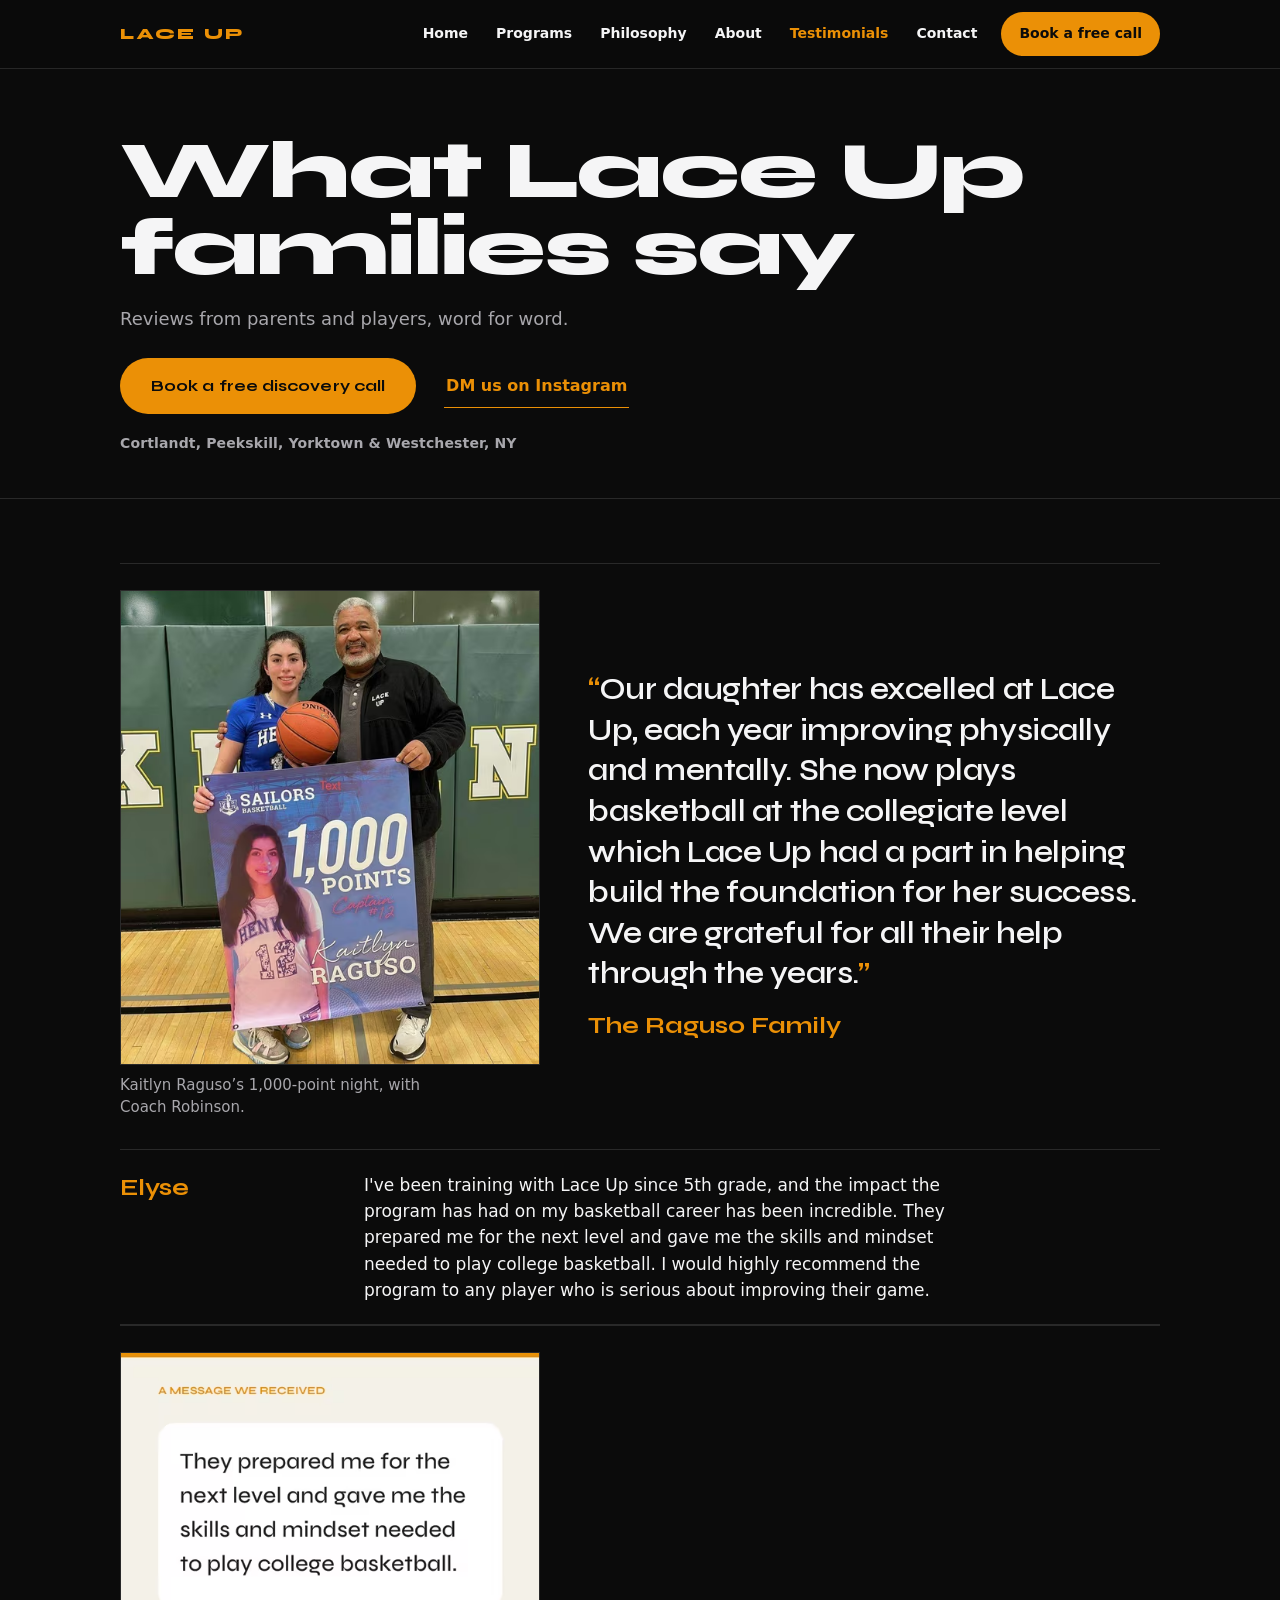
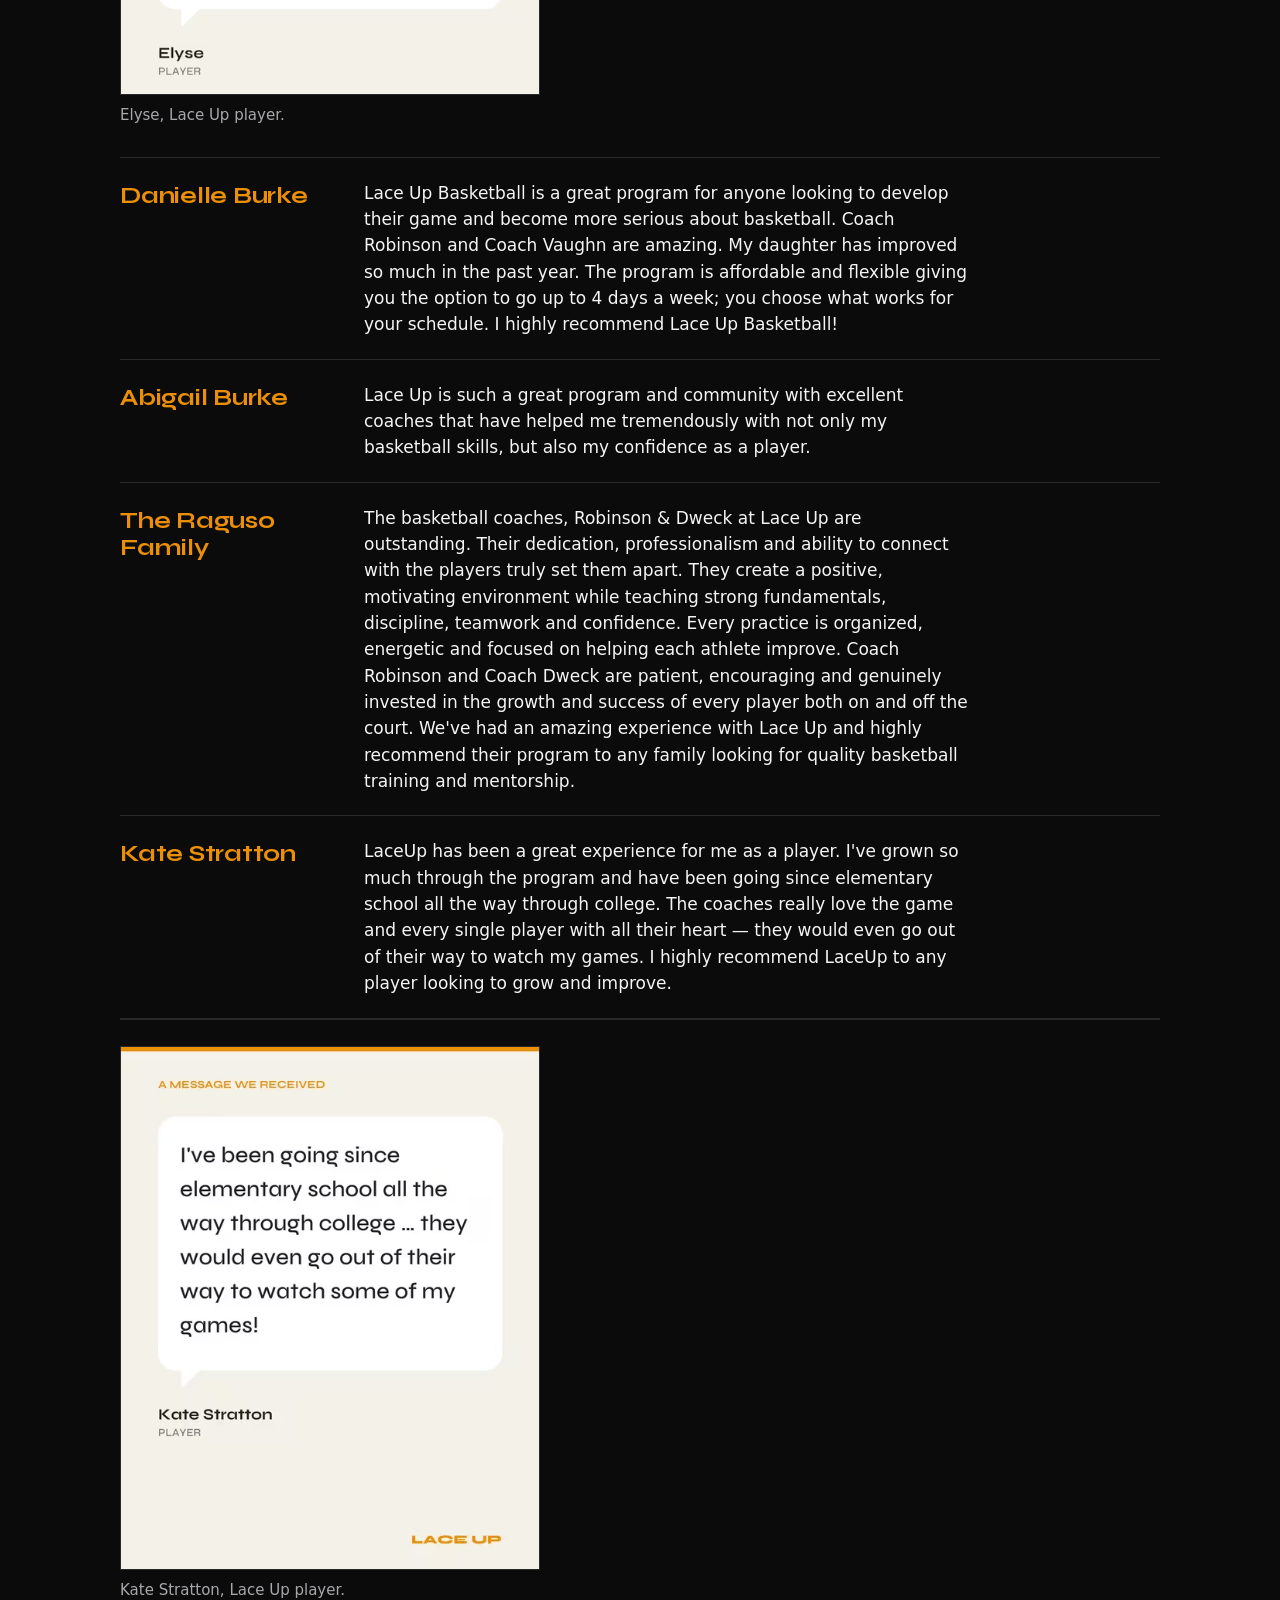
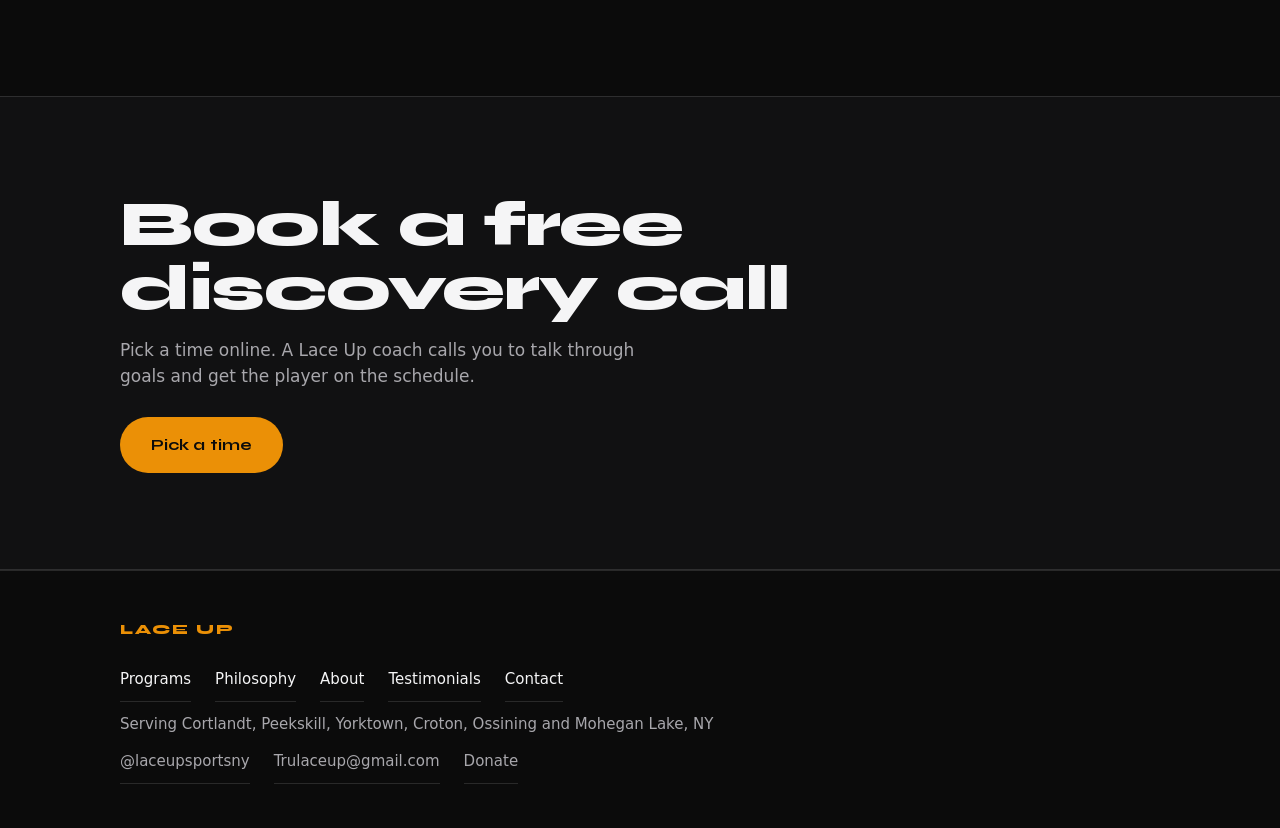
<file: testimonials/index.html>
<!doctype html>
<html lang="en"><head><meta charset="utf-8">
<meta name="viewport" content="width=device-width, initial-scale=1, viewport-fit=cover">
<title>Parent &amp; Player Reviews | Lace Up Sports Basketball Training</title>
<meta name="description" content="What parents and players say about Lace Up basketball training in Westchester, in their own words.">
<link rel="canonical" href="https://www.trulaceup.com/testimonials/">
<meta name="robots" content="index, follow">
<meta property="og:type" content="website"><meta property="og:title" content="Parent &amp; Player Reviews | Lace Up Sports Basketball Training"><meta property="og:description" content="What parents and players say about Lace Up basketball training in Westchester, in their own words.">
<meta property="og:image" content="https://www.trulaceup.com/assets/og.jpg"><meta property="og:image:width" content="1200"><meta property="og:image:height" content="630">
<meta property="og:url" content="https://www.trulaceup.com/testimonials/"><meta name="twitter:card" content="summary_large_image">
<link rel="icon" href="/assets/favicon.png" type="image/png" sizes="32x32"><link rel="apple-touch-icon" href="/assets/apple-touch-icon.png" sizes="180x180">
<meta name="theme-color" content="#0B0B0B"><meta property="og:site_name" content="Lace Up Sports">
<link rel="preload" as="font" type="font/woff2" href="/assets/fonts/syne-latin-vf.woff2" crossorigin>
<link rel="preconnect" href="https://assets.calendly.com">
<link rel="stylesheet" href="/styles.css?v=73cc6734">
<script>document.documentElement.classList.add('js');</script>
<script type="application/ld+json">
{"@context":"https://schema.org","@type":["LocalBusiness","SportsActivityLocation"],"name":"Lace Up Sports","description":"Basketball training for youth and high school players in Westchester, NY.","url":"https://www.trulaceup.com/","email":"Trulaceup@gmail.com","image":"https://www.trulaceup.com/assets/og.jpg","sameAs":["https://www.instagram.com/laceupsportsny"],"areaServed":[{"@type":"City","name":"Cortlandt, NY"},{"@type":"City","name":"Peekskill, NY"},{"@type":"City","name":"Yorktown, NY"},{"@type":"City","name":"Croton, NY"},{"@type":"City","name":"Ossining, NY"},{"@type":"City","name":"Mohegan Lake, NY"}],"makesOffer":[{"@type":"Offer","itemOffered":{"@type":"Service","name":"1:1 Private Training"}},{"@type":"Offer","itemOffered":{"@type":"Service","name":"Small Group Training"}},{"@type":"Offer","itemOffered":{"@type":"Service","name":"Team & Squad Sessions"}},{"@type":"Offer","itemOffered":{"@type":"Service","name":"Clinics"}}]}
</script>
</head><body>
<header class="topnav"><div class="wrap topnav-inner">
<a href="/" class="wordmark">LACE UP</a>
<button type="button" class="nav-burger" id="navBurger" aria-label="Menu" aria-controls="nav-menu" aria-expanded="false"><span></span><span></span><span></span></button>
<nav id="nav-menu" class="nav-menu" aria-label="Primary">
<a href="/">Home</a><a href="/programs/">Programs</a><a href="/about/philosophy/">Philosophy</a><a href="/about/">About</a><a href="/testimonials/" aria-current="page">Testimonials</a><a href="/contact/">Contact</a>
<a class="nav-book js-book" href="/contact/#book">Book a free call</a></nav></div></header>
<main>
<section class="page-head"><div class="wrap">
<h1>What Lace Up families say</h1><p class="page-lede">Reviews from parents and players, word for word.</p>
<div class="cta-row"><a class="btn btn-primary js-book" href="/contact/#book">Book a free discovery call</a><a class="text-link" href="https://www.instagram.com/laceupsportsny" target="_blank" rel="noopener">DM us on Instagram</a></div>
<div class="hero-meta">Cortlandt, Peekskill, Yorktown &amp; Westchester, NY</div>
</div></section>
<section class="section-tight"><div class="wrap"><div class="pair">      <figure class="proof">
        <picture><source type="image/avif" srcset="/assets/proof-cropped-540.avif 540w, /assets/proof-cropped-1080.avif 1080w" sizes="(max-width: 700px) 100vw, 420px"><source type="image/webp" srcset="/assets/proof-cropped-540.webp 540w, /assets/proof-cropped-1080.webp 1080w" sizes="(max-width: 700px) 100vw, 420px"><img src="/assets/proof-cropped.jpg" alt="Coach Robinson with a Lace Up player holding her 1,000-point banner" width="1080" height="1222" loading="lazy" decoding="async"></picture>
        <figcaption>Kaitlyn Raguso’s 1,000-point night, with Coach Robinson.</figcaption>
      </figure>      <figure class="pull">
        <blockquote>Our daughter has excelled at Lace Up, each year improving physically and mentally. She now plays basketball at the collegiate level which Lace Up had a part in helping build the foundation for her success. We are grateful for all their help through the years.</blockquote>
        <figcaption>The Raguso Family</figcaption>
      </figure></div>
<ol class="ledger ledger-quotes" data-reveal>
        <li class="row" style="--i:0"><span class="fig">Elyse</span><p>I&#x27;ve been training with Lace Up since 5th grade, and the impact the program has had on my basketball career has been incredible. They prepared me for the next level and gave me the skills and mindset needed to play college basketball. I would highly recommend the program to any player who is serious about improving their game.</p></li>
</ol>
<div class="pair pair-card">      <figure class="proof proof-card">
        <picture><source type="image/avif" srcset="/assets/card-elyse-540.avif 540w, /assets/card-elyse-1080.avif 1080w" sizes="(max-width: 700px) 100vw, 420px"><source type="image/webp" srcset="/assets/card-elyse-540.webp 540w, /assets/card-elyse-1080.webp 1080w" sizes="(max-width: 700px) 100vw, 420px"><img src="/assets/card-elyse.jpg" alt="A message from Elyse, a Lace Up player: “They prepared me for the next level and gave me the skills and mindset needed to play college basketball.”" width="1080" height="880" loading="lazy" decoding="async"></picture>
        <figcaption>Elyse, Lace Up player.</figcaption>
      </figure></div>
<ol class="ledger ledger-quotes" data-reveal>
        <li class="row" style="--i:0"><span class="fig">Danielle Burke</span><p>Lace Up Basketball is a great program for anyone looking to develop their game and become more serious about basketball. Coach Robinson and Coach Vaughn are amazing. My daughter has improved so much in the past year. The program is affordable and flexible giving you the option to go up to 4 days a week; you choose what works for your schedule. I highly recommend Lace Up Basketball!</p></li>
        <li class="row" style="--i:1"><span class="fig">Abigail Burke</span><p>Lace Up is such a great program and community with excellent coaches that have helped me tremendously with not only my basketball skills, but also my confidence as a player.</p></li>
        <li class="row" style="--i:2"><span class="fig">The Raguso Family</span><p>The basketball coaches, Robinson &amp; Dweck at Lace Up are outstanding. Their dedication, professionalism and ability to connect with the players truly set them apart. They create a positive, motivating environment while teaching strong fundamentals, discipline, teamwork and confidence. Every practice is organized, energetic and focused on helping each athlete improve. Coach Robinson and Coach Dweck are patient, encouraging and genuinely invested in the growth and success of every player both on and off the court. We&#x27;ve had an amazing experience with Lace Up and highly recommend their program to any family looking for quality basketball training and mentorship.</p></li>
        <li class="row" style="--i:3"><span class="fig">Kate Stratton</span><p>LaceUp has been a great experience for me as a player. I&#x27;ve grown so much through the program and have been going since elementary school all the way through college. The coaches really love the game and every single player with all their heart — they would even go out of their way to watch my games. I highly recommend LaceUp to any player looking to grow and improve.</p></li>
</ol>
<div class="pair pair-card">      <figure class="proof proof-card">
        <picture><source type="image/avif" srcset="/assets/card-kate-540.avif 540w, /assets/card-kate-1080.avif 1080w" sizes="(max-width: 700px) 100vw, 420px"><source type="image/webp" srcset="/assets/card-kate-540.webp 540w, /assets/card-kate-1080.webp 1080w" sizes="(max-width: 700px) 100vw, 420px"><img src="/assets/card-kate.jpg" alt="A message from Kate Stratton, a Lace Up player, about going to Lace Up from elementary school through college" width="1080" height="1350" loading="lazy" decoding="async"></picture>
        <figcaption>Kate Stratton, Lace Up player.</figcaption>
      </figure></div></div></section><section class="section book-band"><div class="wrap"><h2>Book a free discovery call</h2><p class="band-sub">Pick a time online. A Lace Up coach calls you to talk through goals and get the player on the schedule.</p><div class="cta-row"><a class="btn btn-primary js-book" href="/contact/#book">Pick a time</a></div></div></section>
</main>
<footer><div class="wrap"><div class="foot-wordmark">LACE UP</div>
<nav class="foot-nav" aria-label="Pages"><a href="/programs/">Programs</a><a href="/about/philosophy/">Philosophy</a><a href="/about/">About</a><a href="/testimonials/">Testimonials</a><a href="/contact/">Contact</a></nav>
<div>Serving Cortlandt, Peekskill, Yorktown, Croton, Ossining and Mohegan Lake, NY</div>
<div class="foot-row"><a href="https://www.instagram.com/laceupsportsny" target="_blank" rel="noopener">@laceupsportsny</a><a href="mailto:Trulaceup@gmail.com">Trulaceup@gmail.com</a><a href="https://www.paypal.com/donate/?business=Trulaceup%40gmail.com&amp;no_recurring=0&amp;currency_code=USD&amp;item_name=Lace+Up+Sports" target="_blank" rel="noopener">Donate</a></div></div></footer>
<nav class="sticky-bar" aria-label="Quick actions"><a href="https://www.instagram.com/laceupsportsny" target="_blank" rel="noopener">DM</a><a class="js-book" href="/contact/#book">Book a free call</a></nav>
<script>(function(){var b=document.getElementById('navBurger'),m=document.getElementById('nav-menu');
function c(){m.classList.remove('open');b.setAttribute('aria-expanded','false');}
b.addEventListener('click',function(){var o=m.classList.toggle('open');b.setAttribute('aria-expanded',o);});
m.querySelectorAll('a').forEach(function(a){a.addEventListener('click',c);});
document.addEventListener('keydown',function(e){if(e.key==='Escape'&&m.classList.contains('open')){c();b.focus();}});})();</script>
<script>(function(){var k=document.querySelector('main .cta-row'),B=document.body;if(!k||!window.IntersectionObserver){B.classList.add('cta-passed');return;}new IntersectionObserver(function(e){var x=e[e.length-1];B.classList.toggle('cta-passed',!x.isIntersecting&&x.boundingClientRect.top<70);},{rootMargin:'-70px 0px 0px 0px'}).observe(k);})();</script>
<script>(function(){if(!window.IntersectionObserver)return;var L=document.querySelectorAll('.ledger[data-reveal]');if(!L.length)return;var o=new IntersectionObserver(function(e){e.forEach(function(x){if(x.isIntersecting){x.target.classList.add('in');o.unobserve(x.target);}});},{rootMargin:'0px 0px -10% 0px'});L.forEach(function(l){o.observe(l);});})();</script>
<script>(function(){var el=document.querySelector('[data-count]');if(!el||!window.IntersectionObserver||!window.requestAnimationFrame||matchMedia('(prefers-reduced-motion: reduce)').matches)return;if(el.getBoundingClientRect().top<innerHeight)return;var end=+el.getAttribute('data-count'),suf=el.getAttribute('data-suffix')||'';var o=new IntersectionObserver(function(e){if(!e[0].isIntersecting)return;o.disconnect();var t0=null,d=1100;function f(t){if(t0===null)t0=t;var p=Math.min(1,(t-t0)/d);p=1-Math.pow(1-p,3);el.textContent=Math.round(end*p)+suf;if(p<1)requestAnimationFrame(f);}requestAnimationFrame(f);},{threshold:.6});o.observe(el);})();</script>
<script>(function(){var A=document.querySelectorAll('.js-book');if(!A.length)return;var U='https://calendly.com/trulaceup/discovery?hide_gdpr_banner=1&background_color=0b0b0b&text_color=f5f5f6&primary_color=eb9006',P=null;
function load(){if(P)return P;P=new Promise(function(ok,no){var l=document.createElement('link');l.rel='stylesheet';l.href='https://assets.calendly.com/assets/external/widget.css';document.head.appendChild(l);var s=document.createElement('script');s.src='https://assets.calendly.com/assets/external/widget.js';s.async=true;s.onload=ok;s.onerror=no;document.head.appendChild(s);});return P;}
function warm(){load().catch(function(){});}
A.forEach(function(a){a.addEventListener('pointerenter',warm,{once:true});a.addEventListener('focus',warm,{once:true});a.addEventListener('touchstart',warm,{once:true,passive:true});
a.addEventListener('click',function(e){if(e.metaKey||e.ctrlKey||e.shiftKey||e.altKey||e.button)return;e.preventDefault();var h=a.getAttribute('href'),done=false;var t=setTimeout(function(){if(!done){done=true;location.href=h;}},2500);
load().then(function(){if(done||!window.Calendly)return;done=true;clearTimeout(t);window.Calendly.initPopupWidget({url:U});}).catch(function(){if(!done){done=true;clearTimeout(t);location.href=h;}});});});})();</script>

</body></html>
</file>
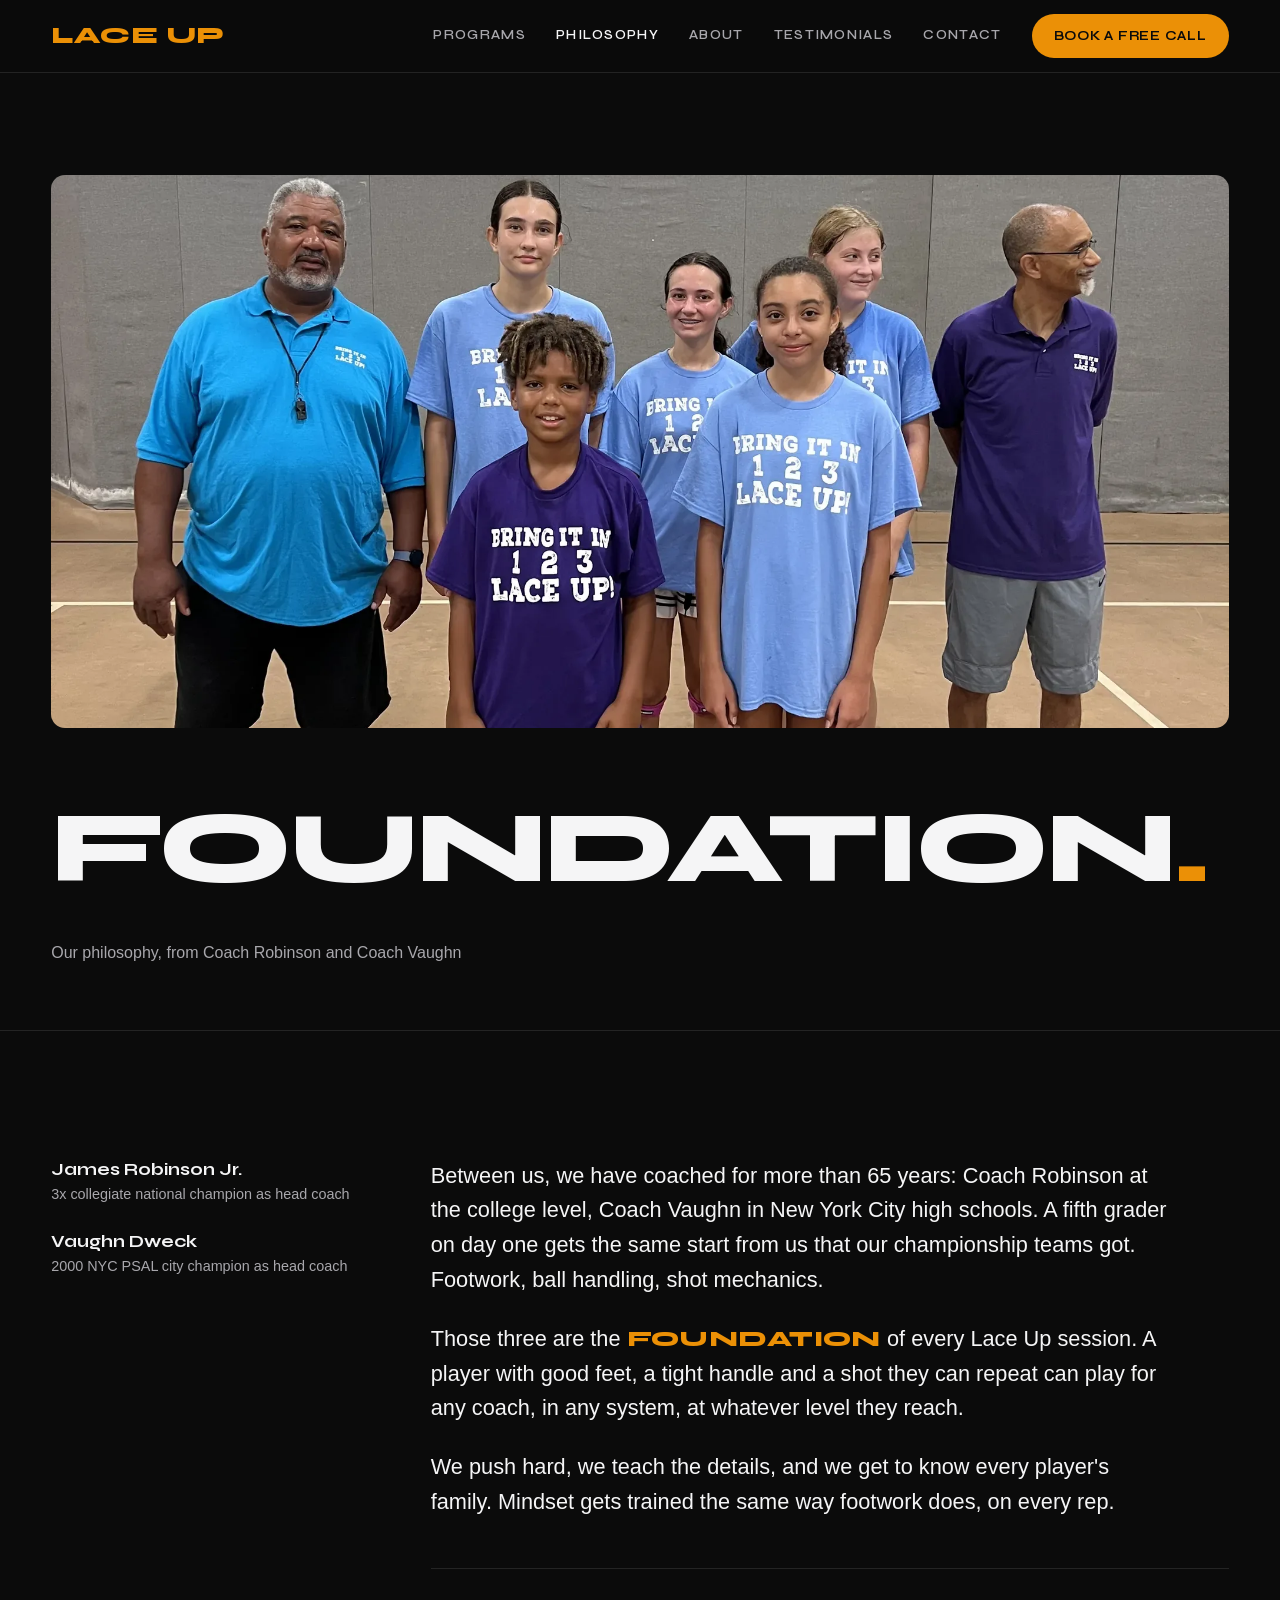
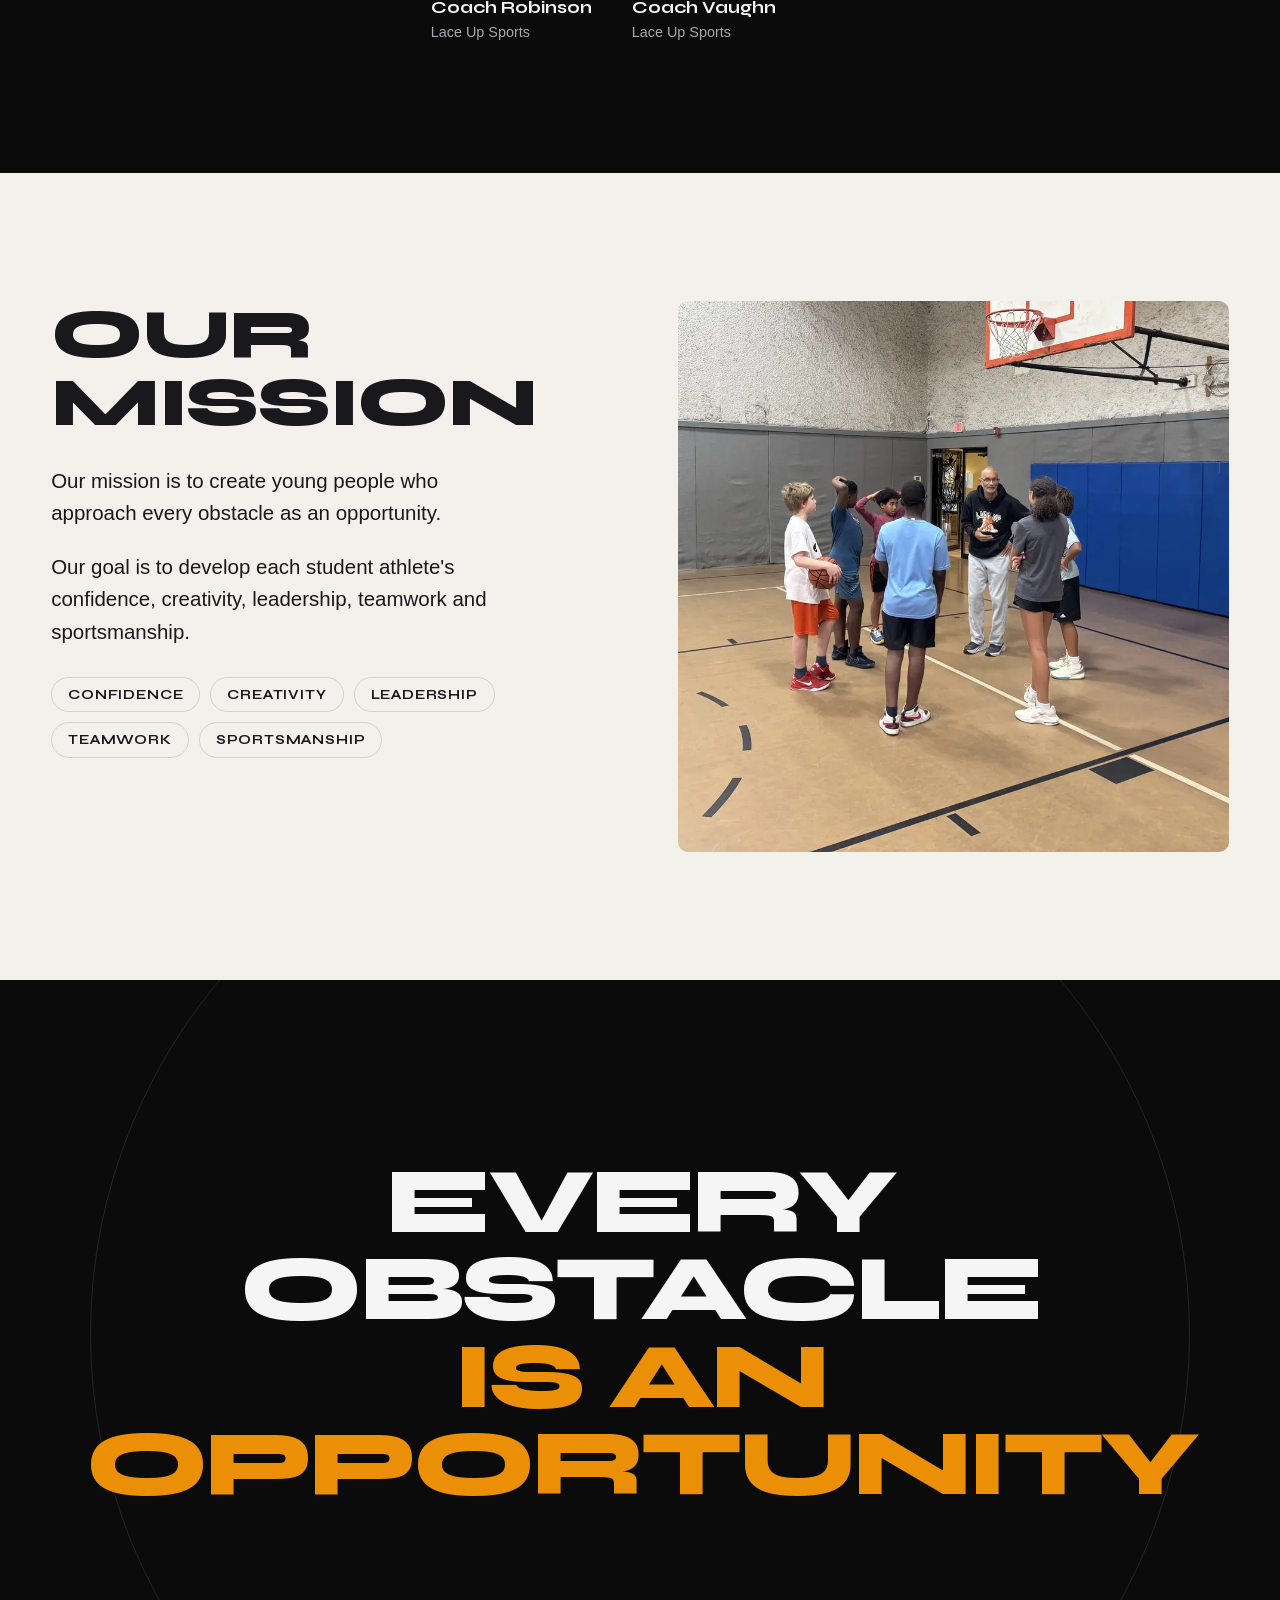
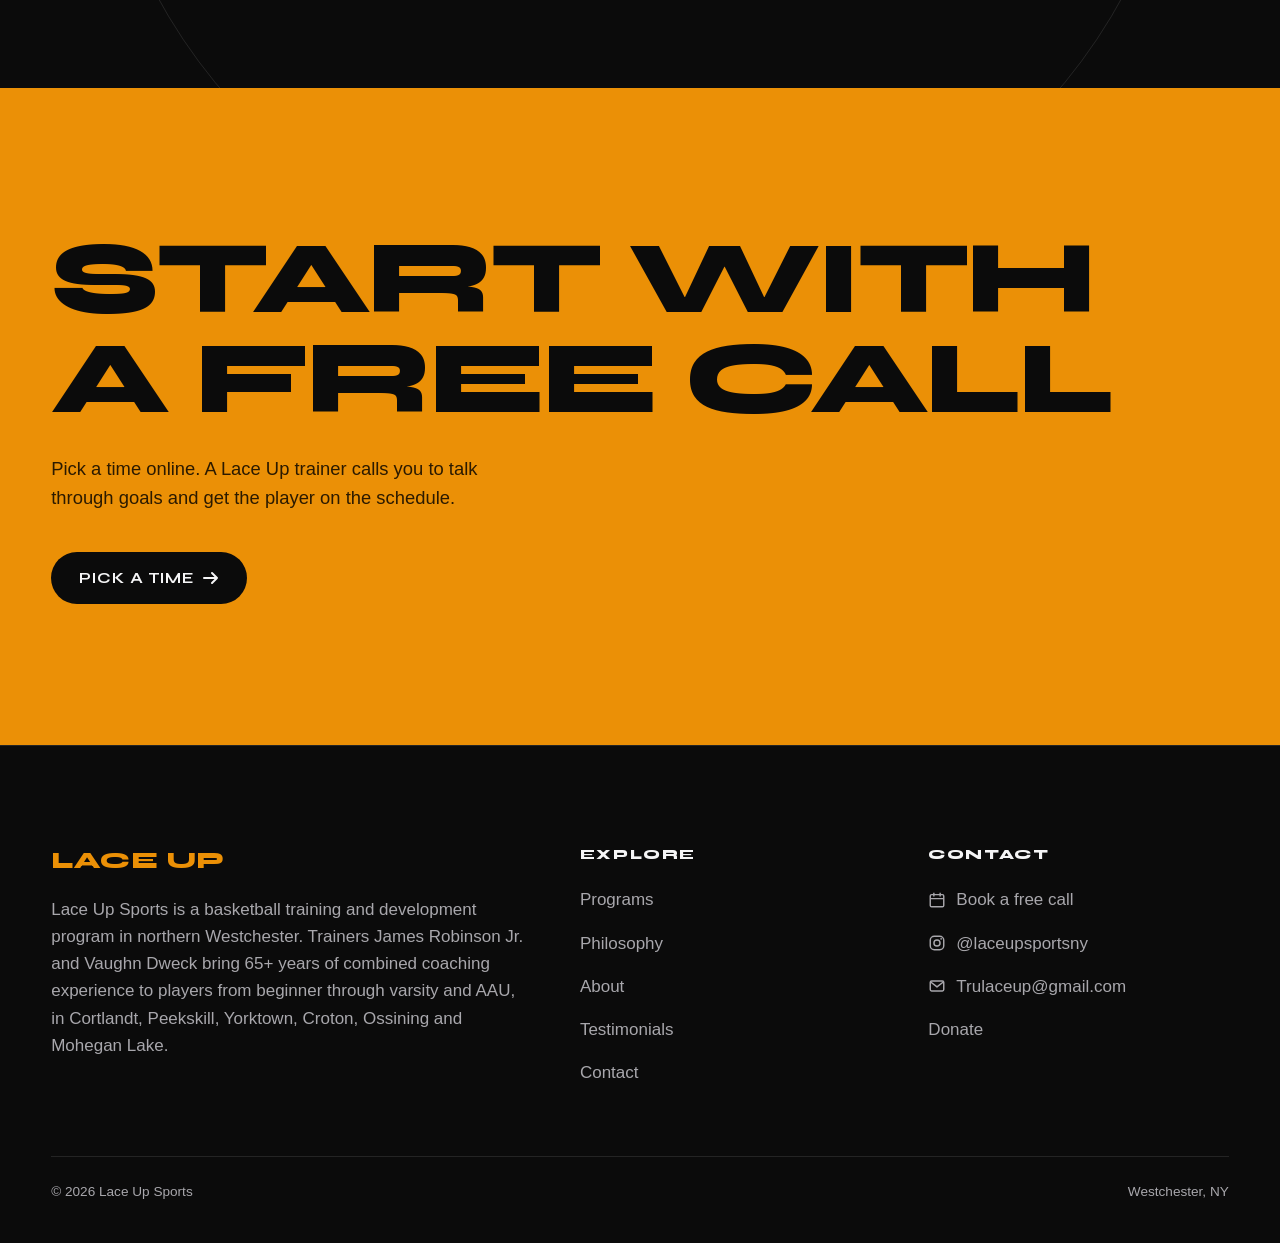
<file: about/philosophy/index.html>
<!doctype html>
<html lang="en">
<head>
<meta charset="utf-8">
<meta name="viewport" content="width=device-width, initial-scale=1, viewport-fit=cover">
<title>Our Philosophy | Lace Up Sports</title>
<meta name="description" content="How Lace Up Sports trains basketball players: fundamentals first, mindset on every rep, and a mission to turn every obstacle into an opportunity.">
<link rel="canonical" href="https://www.trulaceup.com/about/philosophy/">
<meta name="robots" content="index, follow">
<meta name="theme-color" content="#0B0B0B">
<meta property="og:type" content="website">
<meta property="og:site_name" content="Lace Up Sports">
<meta property="og:title" content="Our Philosophy | Lace Up Sports">
<meta property="og:description" content="How Lace Up Sports trains basketball players: fundamentals first, mindset on every rep, and a mission to turn every obstacle into an opportunity.">
<meta property="og:image" content="https://www.trulaceup.com/assets/og.jpg">
<meta property="og:image:width" content="1200">
<meta property="og:image:height" content="630">
<meta property="og:url" content="https://www.trulaceup.com/about/philosophy/">
<meta name="twitter:card" content="summary_large_image">
<link rel="icon" href="/assets/favicon.png" type="image/png" sizes="32x32">
<link rel="apple-touch-icon" href="/assets/apple-touch-icon.png" sizes="180x180">
<link rel="preload" as="font" type="font/woff2" href="/assets/fonts/syne-latin-vf.woff2" crossorigin>
<link rel="stylesheet" href="/assets/v3.css?v=808bdec8">
</head>
<body>
<svg width="0" height="0" style="position:absolute" aria-hidden="true">
  <symbol id="i-arrow" viewBox="0 0 16 16"><path d="M1 8h13M9 3l5 5-5 5" fill="none" stroke="currentColor" stroke-width="2" stroke-linecap="round" stroke-linejoin="round"/></symbol>
  <symbol id="i-menu" viewBox="0 0 20 20"><path d="M2 6h16M2 14h16" stroke="currentColor" stroke-width="2" stroke-linecap="round"/></symbol>
  <symbol id="i-ig" viewBox="0 0 20 20"><g fill="none" stroke="currentColor" stroke-width="1.6"><rect x="2.5" y="2.5" width="15" height="15" rx="4.5"/><circle cx="10" cy="10" r="3.4"/></g><circle cx="14.6" cy="5.4" r="1" fill="currentColor"/></symbol>
  <symbol id="i-mail" viewBox="0 0 20 20"><g fill="none" stroke="currentColor" stroke-width="1.6" stroke-linejoin="round"><rect x="2.5" y="4.5" width="15" height="11" rx="1.5"/><path d="m3 5.5 7 5.5 7-5.5"/></g></symbol>
  <symbol id="i-cal" viewBox="0 0 20 20"><g fill="none" stroke="currentColor" stroke-width="1.6" stroke-linejoin="round"><rect x="2.5" y="4" width="15" height="13.5" rx="1.5"/><path d="M2.5 8.5h15M6.5 2v4M13.5 2v4"/></g></symbol>
</svg>

<header class="site-header">
  <div class="wrap">
    <a class="wordmark" href="/">LACE UP</a>
    <button class="nav-toggle" type="button" aria-expanded="false" aria-controls="nav" aria-label="Open menu"><svg aria-hidden="true" focusable="false"><use href="#i-menu"/></svg></button>
    <nav class="nav" id="nav" aria-label="Main">
      <a href="/programs/">Programs</a>
      <a href="/about/philosophy/" aria-current="page">Philosophy</a>
      <a href="/about/">About</a>
      <a href="/testimonials/">Testimonials</a>
      <a href="/contact/">Contact</a>
      <a class="btn btn-primary" href="https://calendly.com/trulaceup/discovery" target="_blank" rel="noopener">Book a free call</a>
    </nav>
  </div>
</header>

<main>
  <section class="ph-hero">
    <div class="wrap">
      <img class="ph-banner" src="/assets/v3/team-both.webp" width="2000" height="1066" alt="Coach Robinson and Coach Vaughn with five players in Lace Up shirts on the court">
      <h1>Foundation<span>.</span></h1>
      <div class="ph-sub">
        <p>Our philosophy, from Coach Robinson and Coach Vaughn</p>
      </div>
    </div>
  </section>

  <section class="section">
    <div class="wrap ph-intro">
      <aside>
        <div class="signoff" style="margin-top:0;border-top:0;padding-top:0;flex-direction:column;gap:24px">
          <div><strong>James Robinson Jr.</strong><span>3x collegiate national champion as head coach</span></div>
          <div><strong>Vaughn Dweck</strong><span>2000 NYC PSAL city champion as head coach</span></div>
        </div>
      </aside>
      <div class="letter">
        <p>Between us, we have coached for more than 65 years: Coach Robinson at the college level, Coach Vaughn in New York City high schools. A fifth grader on day one gets the same start from us that our championship teams got. Footwork, ball handling, shot mechanics.</p>
        <p>Those three are the <span class="caps">FOUNDATION</span> of every Lace Up session. A player with good feet, a tight handle and a shot they can repeat can play for any coach, in any system, at whatever level they reach.</p>
        <p>We push hard, we teach the details, and we get to know every player's family. Mindset gets trained the same way footwork does, on every rep.</p>
        <div class="signoff">
          <div><strong>Coach Robinson</strong><span>Lace Up Sports</span></div>
          <div><strong>Coach Vaughn</strong><span>Lace Up Sports</span></div>
        </div>
      </div>
    </div>
  </section>

  <section class="section paper">
    <div class="wrap mission">
      <div>
        <h2>Our mission</h2>
        <p>Our mission is to create young people who approach every obstacle as an opportunity.</p>
        <p>Our goal is to develop each student athlete's confidence, creativity, leadership, teamwork and sportsmanship.</p>
        <ul class="traits">
          <li>Confidence</li><li>Creativity</li><li>Leadership</li><li>Teamwork</li><li>Sportsmanship</li>
        </ul>
      </div>
      <img loading="lazy" class="mission-photo" src="/assets/v3/mission.webp" width="1000" height="923" alt="Players in a huddle with a trainer under the hoop">
    </div>
  </section>

  <section class="tagline" aria-label="Lace Up motto">
    <div class="wrap">
      <p>Every obstacle <span>is an opportunity</span></p>
    </div>
  </section>

  <section class="cta-band">
    <div class="wrap">
      <h2>Start with a free call</h2>
      <p>Pick a time online. A Lace Up trainer calls you to talk through goals and get the player on the schedule.</p>
      <a class="btn btn-dark" href="https://calendly.com/trulaceup/discovery" target="_blank" rel="noopener">Pick a time <svg aria-hidden="true" focusable="false"><use href="#i-arrow"/></svg></a>
    </div>
  </section>
</main>

<footer class="site-footer">
  <div class="wrap">
    <div class="footer-grid">
      <div class="footer-about">
        <a class="wordmark" href="/">LACE UP</a>
        <p>Lace Up Sports is a basketball training and development program in northern Westchester. Trainers James Robinson Jr. and Vaughn Dweck bring 65+ years of combined coaching experience to players from beginner through varsity and AAU, in Cortlandt, Peekskill, Yorktown, Croton, Ossining and Mohegan Lake.</p>
      </div>
      <div class="footer-col">
        <h3>Explore</h3>
        <ul>
          <li><a href="/programs/">Programs</a></li>
          <li><a href="/about/philosophy/">Philosophy</a></li>
          <li><a href="/about/">About</a></li>
          <li><a href="/testimonials/">Testimonials</a></li>
          <li><a href="/contact/">Contact</a></li>
        </ul>
      </div>
      <div class="footer-col">
        <h3>Contact</h3>
        <ul>
          <li><a href="https://calendly.com/trulaceup/discovery" target="_blank" rel="noopener"><svg aria-hidden="true"><use href="#i-cal"/></svg>Book a free call</a></li>
          <li><a href="https://www.instagram.com/laceupsportsny" target="_blank" rel="noopener"><svg aria-hidden="true"><use href="#i-ig"/></svg>@laceupsportsny</a></li>
          <li><a href="mailto:Trulaceup@gmail.com"><svg aria-hidden="true"><use href="#i-mail"/></svg>Trulaceup@gmail.com</a></li>
          <li><a href="/contact/#donate">Donate</a></li>
        </ul>
      </div>
    </div>
    <div class="footer-base"><span>© 2026 Lace Up Sports</span><span>Westchester, NY</span></div>
  </div>
</footer>

<script>
  (function () {
    var header = document.querySelector('.site-header');
    var toggle = header.querySelector('.nav-toggle');
    function set(open) {
      header.classList.toggle('open', open);
      toggle.setAttribute('aria-expanded', open ? 'true' : 'false');
      toggle.setAttribute('aria-label', open ? 'Close menu' : 'Open menu');
    }
    toggle.addEventListener('click', function () { set(!header.classList.contains('open')); });
    header.querySelectorAll('.nav a').forEach(function (a) { a.addEventListener('click', function () { set(false); }); });
    document.addEventListener('keydown', function (e) {
      if (e.key === 'Escape' && header.classList.contains('open')) { set(false); toggle.focus(); }
    });
  })();
</script>
</body>
</html>
</file>
<file: assets/v3.css>
@font-face {
  font-family: "Syne";
  src: url("fonts/syne-latin-vf.woff2") format("woff2");
  font-weight: 400 800;
  font-display: swap;
}

:root {
  --ink: #0b0b0b;
  --ink-2: #131315;
  --ink-3: #1c1c1f;
  --text: #f5f5f6;
  --muted: #a8a7ac;
  --rule: rgba(255, 255, 255, 0.1);
  --orange: #eb9006;
  --orange-ink: #9a5800; /* orange for small text on paper (5.0:1) */
  --paper: #f3f1ec;
  --paper-2: #e9e6df;
  --paper-text: #19181c;
  --paper-muted: #5a5852;
  --paper-rule: rgba(25, 24, 28, 0.14);

  --display: "Syne", "Helvetica Neue", Arial, sans-serif;
  --body: -apple-system, BlinkMacSystemFont, "Segoe UI", Roboto, "Helvetica Neue", Arial, sans-serif;

  --gutter: clamp(16px, 4vw, 56px);
  --max: 1320px;
  --section: clamp(72px, 10vw, 140px);
  --ease: cubic-bezier(0.16, 1, 0.3, 1);
}

*, *::before, *::after { box-sizing: border-box; }
html { -webkit-text-size-adjust: 100%; scroll-behavior: smooth; scroll-padding-top: 80px; }
body {
  margin: 0;
  background: var(--ink);
  color: var(--text);
  font: 400 17px/1.6 var(--body);
  -webkit-font-smoothing: antialiased;
  overflow-x: hidden;
}
img, video { display: block; max-width: 100%; height: auto; }
a { color: inherit; text-underline-offset: 0.22em; text-decoration-thickness: 1px; }
::selection { background: var(--orange); color: var(--ink); }
:focus-visible { outline: 2px solid var(--orange); outline-offset: 3px; border-radius: 2px; }
.paper :focus-visible, .cta-band :focus-visible { outline-color: var(--ink); }
html { scrollbar-color: #3a3a3e var(--ink); }

.wrap { width: 100%; max-width: var(--max); margin: 0 auto; padding: 0 var(--gutter); }
.sr-only { position: absolute; width: 1px; height: 1px; overflow: hidden; clip: rect(0 0 0 0); white-space: nowrap; }

h1, h2, h3 {
  font-family: var(--display);
  font-weight: 800;
  line-height: 0.98;
  letter-spacing: -0.02em;
  text-transform: uppercase;
  margin: 0;
  text-wrap: balance;
}
h2 { font-size: clamp(2.1rem, 5.4vw, 4.4rem); }
h3 { font-size: 1.35rem; line-height: 1.08; letter-spacing: -0.01em; }
p { margin: 0; }
.lede { font-size: clamp(1.06rem, 1.4vw, 1.25rem); color: var(--muted); max-width: 54ch; }

/* ---------- buttons ---------- */
.btn {
  display: inline-flex; align-items: center; gap: 0.6em;
  min-height: 52px; padding: 0 26px;
  font: 700 0.95rem/1 var(--display); letter-spacing: 0.06em; text-transform: uppercase;
  text-decoration: none; border-radius: 999px; border: 2px solid transparent;
  transition: background-color 0.25s var(--ease), color 0.25s var(--ease), border-color 0.25s var(--ease), transform 0.25s var(--ease);
}
.btn svg { width: 16px; height: 16px; transition: transform 0.25s var(--ease); }
.btn:hover svg { transform: translateX(4px); }
.btn:active { transform: translateY(1px); }
.btn-primary { background: var(--orange); color: var(--ink); }
.btn-primary:hover { background: #ffa21f; }
.btn-ghost { border-color: rgba(255, 255, 255, 0.35); color: var(--text); }
.btn-ghost:hover { border-color: var(--text); }
.btn-dark { background: var(--ink); color: var(--text); }
.btn-dark:hover { background: #26262a; }
.link-arrow {
  display: inline-flex; align-items: center; gap: 0.5em;
  font: 700 0.85rem/1 var(--display); letter-spacing: 0.08em; text-transform: uppercase;
  text-decoration: none; color: var(--orange); padding: 12px 0;
}
.link-arrow svg { width: 14px; height: 14px; transition: transform 0.25s var(--ease); }
.link-arrow:hover svg { transform: translateX(4px); }

/* ---------- header ---------- */
.site-header {
  position: sticky; top: 0; z-index: 50;
  background: rgba(11, 11, 11, 0.92);
  backdrop-filter: saturate(1.4) blur(10px);
  -webkit-backdrop-filter: saturate(1.4) blur(10px);
  border-bottom: 1px solid var(--rule);
}
.site-header .wrap { display: flex; align-items: center; justify-content: space-between; height: 72px; gap: 24px; }
.wordmark { font: 800 1.45rem/1 var(--display); color: var(--orange); text-decoration: none; letter-spacing: 0.02em; white-space: nowrap; }
.nav { display: flex; align-items: center; gap: 30px; }
.nav a:not(.btn) {
  font: 600 0.82rem/1 var(--display); letter-spacing: 0.1em; text-transform: uppercase;
  text-decoration: none; color: var(--muted); padding: 8px 0; transition: color 0.2s;
}
.nav a:not(.btn):hover, .nav a[aria-current="page"] { color: var(--text); }
.nav .btn { min-height: 44px; padding: 0 20px; font-size: 0.8rem; }
.nav-toggle { display: none; }

@media (max-width: 900px) {
  .nav { display: none; }
  .nav-toggle {
    display: inline-flex; align-items: center; justify-content: center;
    width: 48px; height: 48px; background: none; border: 1px solid var(--rule); border-radius: 999px; color: var(--text); cursor: pointer;
  }
  .nav-toggle svg { width: 20px; height: 20px; }
  .site-header.open .nav {
    display: flex; flex-direction: column; align-items: flex-start; gap: 4px;
    position: absolute; top: 72px; left: 0; right: 0;
    padding: 12px var(--gutter) 24px; background: var(--ink); border-bottom: 1px solid var(--rule);
  }
  .site-header.open .nav a:not(.btn) { font-size: 1rem; padding: 14px 0; }
  .site-header.open .nav .btn { margin-top: 12px; }
}

/* ---------- hero ---------- */
.hero { position: relative; border-bottom: 1px solid var(--rule); overflow: hidden; }
.hero .wrap {
  display: grid; grid-template-columns: minmax(0, 1.45fr) minmax(0, 0.75fr);
  gap: clamp(32px, 5vw, 80px); align-items: center;
  min-height: min(calc(100svh - 72px), 860px);
  padding-top: clamp(48px, 7vw, 96px); padding-bottom: clamp(48px, 7vw, 96px);
}
.hero h1 { font-size: clamp(1.9rem, 8.6vw, 4.8rem); letter-spacing: -0.03em; }
.hero h1 em { font-style: normal; color: var(--orange); }
.hero .lede { margin-top: 28px; }
.hero-actions { display: flex; flex-wrap: wrap; gap: 14px; margin-top: 40px; }
.hero-place { margin-top: 32px; font-size: 0.9rem; color: var(--muted); display: flex; align-items: center; gap: 10px; }
.hero-place svg { width: 16px; height: 16px; color: var(--orange); flex: none; }
.hero-photo { position: relative; margin: 0; }
.hero-photo img {
  width: 100%; aspect-ratio: 4 / 5; object-fit: cover; border-radius: 6px;
  box-shadow: 0 30px 60px -20px rgba(0, 0, 0, 0.7);
}
.hero-photo .frame { position: relative; }
.hero-photo .frame::before {
  content: ""; position: absolute; inset: 18px -18px -18px 18px;
  border: 2px solid var(--orange); border-radius: 6px; z-index: -1;
}
.hero-photo figcaption { margin-top: 34px; font-size: 0.85rem; color: var(--muted); }
@media (max-width: 860px) {
  .hero .wrap { grid-template-columns: 1fr; min-height: 0; }
  .hero-photo { max-width: 420px; margin-right: 18px; }
}

/* ---------- credibility marquee ---------- */
.marquee { background: var(--orange); color: var(--ink); overflow: hidden; border-block: 1px solid #c97a00; }
.marquee-track { display: flex; width: max-content; animation: marquee 48s linear infinite; }
.marquee:hover .marquee-track { animation-play-state: paused; }
.marquee ul { display: flex; align-items: center; list-style: none; margin: 0; padding: 0; }
.marquee li {
  display: flex; align-items: center; gap: 28px; padding: 22px 0 22px 28px;
  font: 800 clamp(0.95rem, 1.6vw, 1.2rem)/1 var(--display); letter-spacing: 0.04em; text-transform: uppercase; white-space: nowrap;
}
.marquee li svg { width: 18px; height: 18px; flex: none; }
@keyframes marquee { to { transform: translateX(-50%); } }

/* ---------- sections ---------- */
.section { padding: var(--section) 0; }
.section-head { display: flex; align-items: end; justify-content: space-between; gap: 32px; flex-wrap: wrap; margin-bottom: clamp(40px, 6vw, 72px); }
.section-head .lede { margin-top: 18px; }
.paper { background: var(--paper); color: var(--paper-text); }
.paper .lede, .paper .muted { color: var(--paper-muted); }
.paper .link-arrow { color: var(--orange-ink); }
.paper ::selection { background: var(--paper-text); color: var(--paper); }

/* alumni / results */
.results { display: grid; grid-template-columns: repeat(3, minmax(0, 1fr)); border-top: 1px solid var(--rule); }
.result { padding: 40px 32px 44px 0; border-bottom: 1px solid var(--rule); }
.result + .result { padding-left: 32px; border-left: 1px solid var(--rule); }
.result-big { font: 800 clamp(1.8rem, 2.6vw, 2.5rem)/1 var(--display); letter-spacing: -0.03em; color: var(--orange); text-transform: uppercase; }
.result-big svg { width: 0.62em; height: 0.62em; margin-right: 0.2em; vertical-align: 0.04em; }
.result h3 { margin-top: 28px; }
.result p { margin-top: 10px; color: var(--muted); font-size: 0.98rem; }
@media (max-width: 860px) {
  .results { grid-template-columns: 1fr; }
  .result, .result + .result { padding: 32px 0; border-left: 0; }
}

/* unique */
.unique { display: grid; grid-template-columns: minmax(0, 0.9fr) minmax(0, 1.1fr); gap: clamp(40px, 7vw, 120px); align-items: start; }
.unique-intro { position: sticky; top: 112px; }
.unique-intro .lede { margin-top: 24px; }
.unique-intro .btn { margin-top: 36px; }
.pillars { list-style: none; margin: 0; padding: 0; border-top: 1px solid var(--paper-rule); }
.pillars li { display: grid; grid-template-columns: 1fr; gap: 12px; padding: 34px 0; border-bottom: 1px solid var(--paper-rule); }
.pillars h3 { font-size: clamp(1.5rem, 3vw, 2.4rem); }
.pillars p { max-width: 48ch; }
.pillars p { color: var(--paper-muted); }
@media (max-width: 860px) {
  .unique { grid-template-columns: 1fr; }
  .unique-intro { position: static; }
  .pillars li { grid-template-columns: 1fr; gap: 10px; padding: 26px 0; }
}

/* programs */
.programs { display: grid; grid-template-columns: repeat(6, minmax(0, 1fr)); gap: 20px; }
.program { grid-column: span 2; display: flex; flex-direction: column; background: var(--ink-2); border: 1px solid var(--rule); border-radius: 8px; overflow: hidden; transition: border-color 0.3s var(--ease), transform 0.3s var(--ease); }
.program, .program:nth-child(n+4) { grid-column: span 3; }
.program .program-tile { aspect-ratio: 32 / 9; }
.program:hover { border-color: rgba(235, 144, 6, 0.55); transform: translateY(-3px); }
.program-tile {
  position: relative; aspect-ratio: 16 / 9; display: flex; align-items: end; padding: 22px 24px;
  background:
    radial-gradient(circle at 115% -10%, transparent 0 46%, rgba(255,255,255,0.07) 46% calc(46% + 1px), transparent calc(46% + 1px)),
    linear-gradient(180deg, transparent calc(50% - 0.5px), rgba(255,255,255,0.06) calc(50% - 0.5px) calc(50% + 0.5px), transparent calc(50% + 0.5px)),
    var(--ink-3);
  border-bottom: 1px solid var(--rule);
}
.program-tile span { font: 800 clamp(2rem, 3vw, 2.8rem)/0.9 var(--display); letter-spacing: -0.03em; color: var(--text); text-transform: uppercase; }
.program-tile small { position: absolute; top: 20px; left: 24px; font: 700 0.72rem/1 var(--display); letter-spacing: 0.12em; text-transform: uppercase; color: var(--orange); }
.program-body { display: flex; flex-direction: column; gap: 12px; padding: 24px; flex: 1; }
.program-body p { color: var(--muted); font-size: 0.98rem; }
.program-body .link-arrow { margin-top: auto; padding-bottom: 0; }
@media (max-width: 1080px) {
  .programs { grid-template-columns: repeat(2, minmax(0, 1fr)); }
  .program, .program:nth-child(n+4) { grid-column: span 1; }
  .program .program-tile { aspect-ratio: 16 / 9; }
  }
@media (max-width: 640px) {
  .programs { grid-template-columns: 1fr; }
}

/* stats */
.stats-band { background: var(--ink-2); border-block: 1px solid var(--rule); }
.stats { display: grid; grid-template-columns: repeat(5, minmax(0, 1fr)); }
.stat { padding: 8px 20px; border-left: 1px solid var(--rule); }
.stat:first-child { border-left: 0; padding-left: 0; }
.stat-num { font: 800 clamp(2.4rem, 3.1vw, 2.9rem)/1 var(--display); letter-spacing: -0.04em; color: var(--orange); font-variant-numeric: tabular-nums; }
.stat p { margin-top: 14px; color: var(--muted); font-size: 0.95rem; line-height: 1.45; max-width: 22ch; }
.stats-foot { margin-top: clamp(48px, 6vw, 72px); display: flex; justify-content: center; }
@media (max-width: 1000px) {
  .stats { grid-template-columns: repeat(2, minmax(0, 1fr)); row-gap: 40px; }
  .stat, .stat:first-child { border-left: 0; padding: 0 16px 0 0; }
  .stat:last-child { grid-column: 1 / -1; }
}

/* gallery */
.gallery { display: grid; grid-template-columns: 1.4fr 1fr 1fr; grid-template-rows: repeat(2, minmax(0, 1fr)); gap: 14px; height: clamp(420px, 46vw, 640px); }
.gallery > * { border-radius: 6px; overflow: hidden; }
.gallery > :first-child { grid-row: 1 / -1; }
.gallery > :nth-child(4) { grid-column: 2 / -1; }
@media (max-width: 760px) {
  .gallery { grid-template-columns: 1fr 1fr; grid-template-rows: auto; height: auto; }
  .gallery > * { aspect-ratio: 1; }
  .gallery > :first-child { grid-row: auto; grid-column: 1 / -1; aspect-ratio: 4 / 3; }
  .gallery > :nth-child(4) { grid-column: 1 / -1; aspect-ratio: 16 / 9; }
}

/* reviews */
.reviews { display: grid; grid-template-columns: repeat(2, minmax(0, 1fr)); gap: 20px; }
.review { margin: 0; padding: clamp(28px, 3.4vw, 44px); background: var(--ink-2); border: 1px solid var(--rule); border-radius: 8px; display: flex; flex-direction: column; gap: 28px; }
.review svg.q { width: 34px; height: 34px; color: var(--orange); }
.review blockquote { margin: 0; font-size: 1.08rem; line-height: 1.65; color: var(--text); }
.review figcaption { margin-top: auto; display: flex; flex-direction: column; gap: 2px; }
.review figcaption strong { font: 700 1rem/1.2 var(--display); color: var(--orange); }
.review figcaption span { font-size: 0.88rem; color: var(--muted); }
.review.wide { grid-column: 1 / -1; }
.review.wide blockquote { font: 600 clamp(1.25rem, 2.2vw, 1.75rem)/1.4 var(--display); letter-spacing: -0.01em; max-width: 46ch; }
@media (max-width: 760px) { .reviews { grid-template-columns: 1fr; } }

/* methodology */
.method { display: grid; grid-template-columns: minmax(0, 1fr) minmax(0, 1fr); gap: clamp(40px, 7vw, 120px); }
.method-copy p + p { margin-top: 18px; }
.method-copy p { font-size: 1.1rem; color: var(--paper-text); max-width: 56ch; }
.method-copy .link-arrow { margin-top: 18px; }
.steps { list-style: none; margin: 0; padding: 0; counter-reset: step; }
.steps li { position: relative; padding: 0 0 36px 64px; counter-increment: step; }
.steps li::before {
  content: counter(step); position: absolute; left: 0; top: -4px;
  width: 42px; height: 42px; display: grid; place-items: center; border-radius: 999px;
  background: var(--paper-text); color: var(--paper); font: 800 1rem/1 var(--display);
}
.steps li:not(:last-child)::after { content: ""; position: absolute; left: 20.5px; top: 46px; bottom: 6px; width: 1px; background: var(--paper-rule); }
.steps h3 { font-size: 1.25rem; }
.steps p { margin-top: 8px; color: var(--paper-muted); }
@media (max-width: 860px) { .method { grid-template-columns: 1fr; } }

/* closing CTA */
.cta-band { background: var(--orange); color: var(--ink); padding: clamp(80px, 11vw, 150px) 0; }
.cta-band h2 { font-size: clamp(2.5rem, 8vw, 7rem); letter-spacing: -0.035em; max-width: 14ch; }
.cta-band p { margin-top: 24px; font-size: 1.15rem; max-width: 46ch; color: #2b1a00; }
.cta-band .btn { margin-top: 40px; }

/* footer + about */
.site-footer { padding: clamp(64px, 8vw, 104px) 0 40px; border-top: 1px solid var(--rule); }
.footer-grid { display: grid; grid-template-columns: minmax(0, 1.6fr) repeat(2, minmax(0, 1fr)); gap: 48px; }
.footer-about p { color: var(--muted); max-width: 52ch; margin-top: 20px; }
.footer-col h3 { font-size: 0.8rem; letter-spacing: 0.12em; color: var(--text); margin-bottom: 18px; }
.footer-col ul { list-style: none; margin: 0; padding: 0; display: grid; gap: 4px; }
.footer-col a { color: var(--muted); text-decoration: none; display: inline-flex; align-items: center; gap: 10px; padding: 6px 0; }
.footer-col a:hover { color: var(--text); }
.footer-col svg { width: 18px; height: 18px; }
.footer-base { margin-top: 64px; padding-top: 24px; border-top: 1px solid var(--rule); display: flex; justify-content: space-between; gap: 16px; flex-wrap: wrap; color: var(--muted); font-size: 0.85rem; }
@media (max-width: 860px) { .footer-grid { grid-template-columns: 1fr 1fr; } .footer-about { grid-column: 1 / -1; } }
@media (max-width: 520px) { .footer-grid { grid-template-columns: 1fr; } h2 br { display: none; } }

/* ---------- photo layout: photo-led hero, band, slider ---------- */
.hero { border-bottom: 0; }
.hero .wrap { display: block; min-height: 0; padding-top: 24px; padding-bottom: 24px; }
.hero-panel { position: relative; isolation: isolate; display: flex; align-items: flex-end; min-height: min(calc(100svh - 120px), 760px); border-radius: 14px; overflow: hidden; background: var(--ink-3); }
.hero-bg { position: absolute; inset: 0; width: 100%; height: 100%; object-fit: cover; object-position: 50% 0; z-index: -2; }
.hero-panel::after { content: ""; position: absolute; inset: 0; z-index: -1; background: linear-gradient(180deg, rgba(11,11,11,0.05) 0%, rgba(11,11,11,0.25) 38%, rgba(11,11,11,0.86) 70%, rgba(11,11,11,0.95) 100%); }
.hero-copy { padding: clamp(24px, 4vw, 56px); padding-top: 220px; max-width: 860px; }
.hero-copy .lede, .hero-copy .hero-place { color: #dcdcdf; }
.hero-copy .lede { margin-top: 20px; }
.hero-copy .hero-actions { margin-top: 28px; }
.hero-copy .hero-place { margin-top: 22px; }
.team-band { padding-top: clamp(24px, 3vw, 40px); }
.team-band figure { margin: 0; }
.team-band img { width: 100%; border-radius: 14px; }
.results-layout { display: grid; grid-template-columns: minmax(0, 0.8fr) minmax(0, 1.2fr); gap: clamp(32px, 5vw, 72px); align-items: start; }
.results-photo { margin: 0; }
.results-photo img { width: 100%; border-radius: 10px; }
.results-photo figcaption { margin-top: 12px; font-size: 0.85rem; color: var(--muted); }
.results { grid-template-columns: 1fr; }
.result, .result + .result { padding: 30px 0 32px; border-left: 0; }
.programs-section { position: relative; isolation: isolate; overflow: hidden; }
.programs-bg { position: absolute; top: 0; left: 0; width: 100%; height: clamp(420px, 44vw, 620px); object-fit: cover; object-position: 50% 100%; z-index: -2; }
.programs-section::before { content: ""; position: absolute; top: 0; left: 0; right: 0; height: clamp(420px, 44vw, 620px); z-index: -1; background: linear-gradient(180deg, rgba(11,11,11,0.72), rgba(11,11,11,0.62) 55%, var(--ink) 100%); }
.programs-section .lede { color: #dcdcdf; }
.gallery { display: grid; grid-auto-flow: column; grid-auto-columns: clamp(250px, 27vw, 390px); grid-template-columns: none; grid-template-rows: none; gap: 14px; height: auto; overflow-x: auto; scroll-snap-type: x mandatory; padding-bottom: 12px; scrollbar-color: var(--paper-muted) transparent; }
.gallery > * { border-radius: 8px; overflow: hidden; }
.gallery > :first-child, .gallery > :nth-child(4) { grid-row: auto; grid-column: auto; }
.gallery img { width: 100%; height: auto; aspect-ratio: 4 / 5; object-fit: cover; scroll-snap-align: start; }
.how-photo { width: 100%; border-radius: 10px; margin-bottom: 40px; }
.ph-banner { width: 100%; aspect-ratio: 2.13 / 1; object-fit: cover; border-radius: 14px; margin-bottom: clamp(40px, 6vw, 80px); }
.ph-hero { padding-top: clamp(20px, 3vw, 40px); }
.mission h2 { margin-bottom: 28px; }
.mission-photo { width: 100%; aspect-ratio: 1; object-fit: cover; border-radius: 10px; }
@media (max-width: 860px) {
  .results-layout { grid-template-columns: 1fr; }
  .hero-panel { min-height: 620px; }
  .hero-copy { padding-top: 240px; }
  .gallery { grid-auto-columns: 72vw; }
  .gallery > :first-child, .gallery > :nth-child(4) { aspect-ratio: 4 / 5; }
}

/* ---------- philosophy page ---------- */
.ph-hero { padding: clamp(56px, 8vw, 120px) 0 clamp(40px, 5vw, 72px); border-bottom: 1px solid var(--rule); }
.ph-hero h1 {
  font-size: min(calc((min(100vw, var(--max)) - 2 * var(--gutter) - 24px) / 11.4), 7.6rem); line-height: 0.86; letter-spacing: -0.03em;
  color: var(--text); white-space: nowrap;
}
.ph-hero h1 span { color: var(--orange); }
.ph-sub { margin-top: clamp(28px, 4vw, 48px); display: flex; justify-content: space-between; align-items: end; gap: 24px; flex-wrap: wrap; }
.ph-sub p { color: var(--muted); font-size: 1rem; }

.ph-intro { display: grid; grid-template-columns: minmax(0, 0.55fr) minmax(0, 1.45fr); gap: clamp(32px, 6vw, 96px); }
.ph-intro aside { position: sticky; top: 112px; align-self: start; }
.ph-intro aside img { width: 100%; aspect-ratio: 4 / 5; object-fit: cover; border-radius: 6px; }
.ph-intro aside p { margin-top: 14px; font-size: 0.85rem; color: var(--muted); }
.letter p { font-size: clamp(1.15rem, 1.7vw, 1.45rem); line-height: 1.6; max-width: 34em; }
.letter p + p { margin-top: 1.1em; }
.letter .caps { font-family: var(--display); font-weight: 800; letter-spacing: 0.02em; color: var(--orange); }
.signoff { margin-top: 48px; display: flex; gap: 40px; flex-wrap: wrap; padding-top: 28px; border-top: 1px solid var(--rule); }
.signoff div strong { display: block; font: 700 1.1rem/1.2 var(--display); }
.signoff div span { color: var(--muted); font-size: 0.9rem; }
@media (max-width: 860px) {
  .ph-intro { grid-template-columns: 1fr; }
  .ph-intro aside { position: static; max-width: 300px; order: 2; }
}

.mission { display: grid; grid-template-columns: minmax(0, 1fr) minmax(0, 1fr); gap: clamp(32px, 6vw, 96px); align-items: start; }
.mission p { font-size: clamp(1.1rem, 1.6vw, 1.3rem); color: var(--paper-text); max-width: 40ch; }
.mission p + p { margin-top: 1em; }
.traits { list-style: none; margin: 28px 0 0; padding: 0; display: flex; flex-wrap: wrap; gap: 10px; }
.traits li { padding: 10px 16px; border: 1px solid var(--paper-rule); border-radius: 999px; font: 700 0.85rem/1 var(--display); letter-spacing: 0.06em; text-transform: uppercase; }
@media (max-width: 860px) { .mission { grid-template-columns: 1fr; } }

.tagline { padding: clamp(96px, 14vw, 200px) 0; text-align: center; background: var(--ink); position: relative; overflow: hidden; }
.tagline::before {
  content: ""; position: absolute; left: 50%; top: 50%; width: min(1100px, 150vw); aspect-ratio: 1; transform: translate(-50%, -50%);
  border: 1px solid var(--rule); border-radius: 50%;
}
.tagline p { position: relative; font: 800 clamp(1.6rem, 7.2vw, 6rem)/0.95 var(--display); letter-spacing: -0.04em; text-transform: uppercase; }
.tagline p span { color: var(--orange); display: block; }

@media (prefers-reduced-motion: reduce) {
  *, *::before, *::after { animation: none !important; transition: none !important; scroll-behavior: auto !important; }
  .marquee-track { transform: none; }
}
</file>
<file: styles.css>
/* Lace Up Sports — the box score. One orange, dark canvas, hairline rules, Syne figures. No glow, no cards, no gradients. */
@font-face{
  font-family:'Syne';
  src:url('/assets/fonts/syne-latin-vf.woff2') format('woff2-variations'), url('/assets/fonts/syne-latin-vf.woff2') format('woff2');
  font-weight:400 800; font-style:normal; font-display:swap;
  unicode-range:U+0000-00FF,U+0131,U+0152-0153,U+02BB-02BC,U+02C6,U+02DA,U+02DC,U+2000-206F,U+2074,U+20AC,U+2122,U+2191,U+2193,U+2212,U+2215,U+FEFF,U+FFFD;
}
/* Metric-matched fallbacks so the swap does not move the layout (Syne 800 is ~1.6x wider than Arial Bold). */
@font-face{font-family:'Syne Fallback';src:local('Arial'),local('Helvetica Neue'),local('Helvetica');font-weight:400 600;size-adjust:99%;ascent-override:93%;descent-override:28%;line-gap-override:0%;}
@font-face{font-family:'Syne Fallback';src:local('Arial Bold'),local('Arial-BoldMT'),local('Helvetica Neue Bold'),local('Helvetica-Bold');font-weight:700;size-adjust:114%;ascent-override:81%;descent-override:24%;line-gap-override:0%;}
@font-face{font-family:'Syne Fallback';src:local('Arial Bold'),local('Arial-BoldMT'),local('Helvetica Neue Bold'),local('Helvetica-Bold');font-weight:800;size-adjust:164%;ascent-override:56%;descent-override:17%;line-gap-override:0%;}

:root{
  --bg:#0B0B0B;
  --bg-2:#111112;
  --ink:#F5F5F6;
  --muted:#A8A7AC;
  --orange:#EB9006;
  --orange-hover:#F5A126;
  --orange-dim:rgba(235,144,6,.16);
  --line:rgba(255,255,255,.12);
  --line-strong:rgba(255,255,255,.26);
  --sticky-h:64px;
  --nav-h:64px;
  --display:'Syne','Syne Fallback',system-ui,-apple-system,sans-serif;
  --text:system-ui,-apple-system,'Segoe UI',Roboto,sans-serif;
  --ease-out:cubic-bezier(.16,1,.3,1);
  --col:clamp(96px, 24vw, 220px);  /* the figure column of every ledger */
  --s-1:8px; --s-2:16px; --s-3:24px; --s-4:40px; --s-5:64px; --s-6:96px;
  color-scheme: dark;
}
*{box-sizing:border-box;}
html{overflow-x:clip; max-width:100%; scroll-padding-top:calc(var(--nav-h) + 10px);}
@media (max-width:720px){ html{scroll-padding-bottom:calc(var(--sticky-h) + env(safe-area-inset-bottom,0px));} }
@media (prefers-reduced-motion: no-preference){ html{scroll-behavior:smooth;} }
body{
  margin:0;
  background:var(--bg);
  color:var(--ink);
  font-family:var(--display);
  font-feature-settings:'tnum' 1;
  -webkit-font-smoothing:antialiased;
  padding-bottom:calc(var(--sticky-h) + env(safe-area-inset-bottom,0px));
  overflow-x:clip; max-width:100%;
  line-height:1.4;
}
::selection{background:var(--orange); color:var(--bg);}
img,video{max-width:100%; height:auto;}
[hidden]{display:none!important;}
a{color:inherit;}
:focus-visible{outline:2px solid var(--orange); outline-offset:3px; border-radius:2px;}
.btn:focus-visible, .nav-book:focus-visible{outline-offset:4px;}
.wrap{max-width:1080px; margin:0 auto; padding:0 20px;}
.section{padding:var(--s-6) 0;}
.section-tight{padding:var(--s-5) 0;}
@media (max-width:700px){ .section{padding:var(--s-5) 0;} .section-tight{padding:48px 0;} }
h1,h2,h3{margin:0; font-weight:800; letter-spacing:-.02em; line-height:1; text-wrap:balance;}
h2{font-size:clamp(34px,5.4vw,64px); max-width:16ch;}
h3{font-size:clamp(20px,2.4vw,26px); letter-spacing:-.01em; line-height:1.1;}
section[id]{scroll-margin-top:calc(var(--nav-h) + 10px);}
p{margin:0;}
p,li,blockquote,figcaption,summary{text-wrap:pretty;}
.section-head{margin-bottom:var(--s-4); display:flex; flex-wrap:wrap; align-items:flex-end; gap:12px 24px; justify-content:space-between;}
.text-link{
  display:inline-flex; align-items:center; min-height:44px;
  color:var(--orange); font-family:var(--text); font-size:16px; font-weight:700;
  text-decoration:none; border-bottom:1px solid var(--orange); padding:0 2px; text-underline-offset:4px;
}
.text-link:hover{color:var(--ink); border-color:var(--ink);}
.after-ledger{margin-top:var(--s-3);}

/* ---------- top nav ---------- */
.topnav{
  position:sticky; top:0; z-index:60;
  background:rgba(11,11,11,.9); backdrop-filter:blur(10px); -webkit-backdrop-filter:blur(10px);
  border-bottom:1px solid var(--line);
}
.topnav-inner{
  display:flex; align-items:center; justify-content:space-between;
  padding:12px 20px; gap:16px; position:relative; min-height:var(--nav-h);
}
.topnav .wordmark{
  font-family:var(--display); font-weight:800; font-size:15px; letter-spacing:.14em; white-space:nowrap; flex:none;
  color:var(--orange); text-transform:uppercase; text-decoration:none;
  display:inline-flex; align-items:center; min-height:44px; padding:0 4px; margin-left:-4px;
}
.nav-menu{display:flex; align-items:center; gap:4px;}
.nav-menu a{
  display:inline-flex; align-items:center; min-height:44px; padding:0 12px;
  text-decoration:none; color:var(--ink); font-size:14px; font-weight:600;
  font-family:var(--text); white-space:nowrap; border-radius:999px;
}
.nav-menu a:hover, .nav-menu a[aria-current="page"]{color:var(--orange);}
.nav-menu .nav-book{background:var(--orange); color:var(--bg); padding:0 18px; margin-left:8px; font-weight:700;}
.nav-menu .nav-book:hover{color:var(--bg); background:var(--orange-hover);}
.nav-burger{
  display:none; width:44px; height:44px; align-items:center; justify-content:center;
  flex-direction:column; gap:5px; cursor:pointer; padding:0; margin-right:-8px;
  background:none; border:none; appearance:none;
}
.nav-burger span{width:22px; height:2px; background:var(--ink); display:block; border-radius:2px;}
@media (max-width:720px){
  .nav-burger{display:flex;}
  .nav-menu{
    position:absolute; top:100%; left:0; right:0;
    flex-direction:column; align-items:stretch; gap:0;
    background:var(--bg); border-bottom:1px solid var(--line);
  }
  /* Collapsed only when the script that opens it is running; no JS = menu stays readable. */
  html.js .nav-menu{max-height:0; overflow:hidden; visibility:hidden; transition:max-height .25s ease, visibility 0s linear .25s;}
  .nav-menu a{padding:0 20px; min-height:52px; border-top:1px solid var(--line); border-radius:0; font-size:16px;}
  .nav-menu .nav-book{margin:14px 20px 18px; justify-content:center; border-radius:999px; border-top:none;}
  html.js .nav-menu.open{max-height:480px; visibility:visible; transition:max-height .25s ease;}
}
@media (prefers-reduced-motion: reduce){ html.js .nav-menu{transition:none;} }

/* ---------- hero: the photo whole, the text beside it (desktop) or under it (phones). Nothing sits on a player. ---------- */
.hero{position:relative; background:#000; overflow:hidden;}
.hero-photo{position:relative; overflow:hidden; background:#000;}
.hero-photo img{display:block; width:100%; height:100%; object-fit:cover; object-position:center 40%;}
.hero-copy{position:relative; z-index:1;}
.hero-tag{position:absolute; left:0; right:0; bottom:0; margin:0; padding:48px 20px 16px; background:linear-gradient(to top,rgba(0,0,0,.85),rgba(0,0,0,0)); color:#fff; font-family:var(--text); font-size:15px; font-weight:600; line-height:1.35;}
.hero-tag span{color:#fff; font-family:var(--display); font-weight:700;}
.hero h1{
  font-size:clamp(44px,5vw,76px);
  line-height:.94; letter-spacing:-.025em;
  margin:0 0 20px;
}
.hero h1 em{font-style:normal; color:var(--orange);}
.hero h1 .line{display:block; overflow:hidden; padding-bottom:.1em; margin-bottom:-.1em;}
.hero h1 .line > span{display:inline-block;}
.hero-cred{
  color:var(--ink); font-family:var(--display); font-weight:700;
  font-size:clamp(19px,2.1vw,27px); line-height:1.22; letter-spacing:-.012em;
  max-width:26ch; margin:0 0 14px; text-wrap:balance;
}
.hero-sub{
  color:var(--muted); font-size:clamp(16px,1.3vw,18px);
  font-family:var(--text); font-weight:500;
  max-width:46ch; margin:0 0 28px; line-height:1.5;
}
.cta-row{display:flex; flex-wrap:wrap; align-items:center; gap:14px 28px;}
.btn{
  display:inline-flex; align-items:center; justify-content:center; gap:8px;
  min-height:56px; padding:0 30px; border-radius:999px;
  font-weight:700; font-size:16px; letter-spacing:.005em;
  text-decoration:none; border:1px solid transparent;
  font-family:var(--display);
  transition:transform .15s ease, background .15s ease, border-color .15s ease;
  cursor:pointer;
}
.btn:active{transform:scale(.97);}
.btn-primary{background:var(--orange); color:var(--bg);}
.btn-primary:hover{background:var(--orange-hover);}
.btn-ghost{background:transparent; color:var(--ink); border-color:var(--line-strong);}
.btn-ghost:hover{border-color:var(--ink);}
.cta-row .text-link{margin:0;}
@media (max-width:480px){ .cta-row .btn{width:100%;} }
.hero-meta{
  color:var(--muted); font-family:var(--text); font-size:14px;
  font-weight:600; margin-top:24px; letter-spacing:.01em;
}
@media (prefers-reduced-motion: reduce){ .btn{transition:none;} }

@media (min-width:701px){
  .hero{display:grid; grid-template-columns:clamp(360px,44vw,720px) 1fr; min-height:calc(100svh - var(--nav-h)); max-height:980px;}
  .hero-photo img{position:absolute; inset:0;}
  .hero-copy{align-self:end; padding:72px 40px 60px 56px; max-width:820px;}
}
@media (min-width:701px) and (max-width:1000px){ .hero{grid-template-columns:clamp(300px,40vw,420px) 1fr;} .hero-copy{padding:56px 24px 48px 36px;} .hero h1{font-size:clamp(40px,5.6vw,56px);} }
@media (min-width:1500px){ .hero-copy{padding-left:calc((100vw - 1440px) / 2 + 56px);} }
/* Phones: whole photo on top, text below it; nothing hidden behind the headline (Jimmy, 10/18). */
@media (max-width:700px){
  .hero-photo{aspect-ratio:4/5; max-height:66svh; width:100%;}
  .hero-copy{padding:28px 20px 36px;}
  .hero h1{font-size:clamp(36px,10vw,52px);}
  .hero-cred{font-size:19px;}
}
/* The one authored load moment: the headline rises out of its own baseline; the still breathes on desktop. */
@media (prefers-reduced-motion: no-preference){
  .hero h1 .line > span{transform:translateY(112%); animation:rise .7s var(--ease-out) forwards;}
  .hero h1 .line:nth-child(2) > span{animation-delay:.08s;}
  .hero-cred, .hero-sub, .hero .cta-row, .hero .hero-meta{opacity:0; animation:settle .6s var(--ease-out) forwards;}
  .hero-cred{animation-delay:.22s;} .hero-sub{animation-delay:.3s;} .hero .cta-row{animation-delay:.38s;} .hero .hero-meta{animation-delay:.46s;}
  @media (min-width:701px){ .hero-photo img{animation:breathe 16s ease-out forwards;} }
}
@keyframes rise{to{transform:none;}}
@keyframes settle{from{opacity:0; transform:translateY(8px);} to{opacity:1; transform:none;}}
@keyframes breathe{from{transform:scale(1);} to{transform:scale(1.04);}}

/* ---------- the record band: the XXL moment, once per page ---------- */
.band{border-top:1px solid var(--line); border-bottom:1px solid var(--line); background:var(--bg);}
.band-grid{display:grid; grid-template-columns:1fr 1fr;}
.band-item{display:flex; align-items:baseline; gap:20px; padding:28px 20px 30px; min-width:0;}
.band-item + .band-item{border-left:1px solid var(--line);}
.band-num{
  font-family:var(--display); font-weight:800; color:var(--orange); line-height:.82; letter-spacing:-.04em;
  font-size:clamp(84px,11vw,168px); font-variant-numeric:tabular-nums; flex:none;
}
.band-label{font-family:var(--text); font-size:clamp(15px,1.3vw,18px); color:var(--ink); line-height:1.3; font-weight:600; max-width:15ch; text-wrap:balance;}
@media (max-width:700px){
  .band-grid{grid-template-columns:1fr;}
  .band-item{padding:22px 20px; gap:16px;}
  .band-item + .band-item{border-left:none; border-top:1px solid var(--line);}
  .band-num{font-size:clamp(72px,24vw,100px);}
  .band-label{max-width:14ch;}
}
@media (max-width:340px){ .band-num{font-size:clamp(60px,21vw,100px);} }
@media (min-width:701px){ .band-grid{max-width:1440px; margin:0 auto;} }

/* ---------- ledgers: the page's one component. Figure column left, content right, a rule under every row. ---------- */
.ledger{list-style:none; margin:0; padding:0; border-top:1px solid var(--line);}
.row{position:relative; display:grid; grid-template-columns:var(--col) 1fr; gap:8px 24px; padding:22px 0; align-items:start;}
.row::after{content:""; position:absolute; left:0; right:0; bottom:0; height:1px; background:var(--line); transform-origin:left center;}
.fig{
  font-family:var(--display); font-weight:700; color:var(--orange); font-size:clamp(18px,2vw,24px);
  line-height:1.15; letter-spacing:-.01em; font-variant-numeric:tabular-nums; text-wrap:balance; padding-top:2px;
}
.row .txt{min-width:0;}
.row .txt p, .row > p{color:var(--muted); font-family:var(--text); font-size:16px; line-height:1.55; max-width:60ch;}
.row .txt h3 + p{margin-top:8px;}
.row .txt-ink, .row > p.txt-ink{color:var(--ink);}
/* Rules draw in as each ledger enters view; without the script the rules are simply there. */
html.js .ledger[data-reveal] .row::after{transform:scaleX(0); transition:transform .9s var(--ease-out); transition-delay:calc(var(--i,0) * 70ms);}
html.js .ledger[data-reveal].in .row::after{transform:scaleX(1);}
@media (prefers-reduced-motion: reduce){ html.js .ledger[data-reveal] .row::after{transform:none; transition:none;} }
@media (max-width:480px){
  .row{grid-template-columns:minmax(84px,30%) 1fr; gap:6px 16px; padding:18px 0;}
  .row.row-stack{grid-template-columns:1fr;}
  .row.row-stack .fig{padding-top:0;}
}

/* ---------- the record (coaches) ---------- */
.record{display:grid; grid-template-columns:1fr; gap:var(--s-4);}
.record .coach h3, .record .coach h2{margin-bottom:16px; font-size:clamp(22px,2.6vw,30px); max-width:none;}
.record .row{padding:14px 0;}
.record .fig{font-size:clamp(17px,1.8vw,22px);}
@media (min-width:900px){ .record{grid-template-columns:1fr 1fr; gap:48px;} .record .row{grid-template-columns:120px 1fr;} }
@media (max-width:480px){ .record .row{grid-template-columns:minmax(72px,24%) 1fr;} }

/* ---------- formats ---------- */
.season-tag{
  display:inline-block; padding:8px 14px;
  background:var(--orange-dim); color:var(--orange);
  border-radius:999px; font-size:13px; font-weight:700;
  letter-spacing:.04em; font-family:var(--text);
}
.cards-note{font-size:15px; color:var(--muted); font-family:var(--text); margin:18px 0 0;}

/* ---------- about copy (about page) ---------- */
.about-copy{margin-bottom:var(--s-4); max-width:62ch;}
.about-copy h2{font-size:clamp(22px,2.4vw,28px); margin:32px 0 10px; max-width:none;}
.about-copy h2:first-child{margin-top:0;}
.about-copy p{color:var(--muted); font-family:var(--text); font-size:16px; line-height:1.65; max-width:62ch;}

/* ---------- tempo break: one photo, no text ---------- */
.break{margin:0; background:#000; border-top:1px solid var(--line); border-bottom:1px solid var(--line);}
.break img{display:block; width:100%; height:auto; aspect-ratio:16/9; object-fit:cover; max-height:720px;}
@media (max-width:700px){ .break img{aspect-ratio:4/5; max-height:none;} }

/* ---------- testimonials ---------- */
.pull{margin:0; display:grid; grid-template-columns:1fr; gap:14px 24px; padding:26px 0 30px; border-top:1px solid var(--line);}
.pull blockquote{margin:0; font-family:var(--display); font-weight:600; font-size:clamp(22px,2.4vw,31px); line-height:1.32; letter-spacing:-.015em; color:var(--ink); max-width:38ch;}
@media (min-width:701px){ .pull{grid-template-columns:var(--col) 1fr;} .pull figcaption{order:-1; margin:0; padding-top:6px;} }
.pull blockquote::before{content:"\201C"; color:var(--orange);}
.pull blockquote::after{content:"\201D"; color:var(--orange);}
.pull figcaption{margin-top:4px; font-family:var(--display); font-size:clamp(18px,2vw,24px); font-weight:700; color:var(--orange); line-height:1.15;}
.proof{margin:0 0 var(--s-3); max-width:420px;}
.proof img{display:block; width:100%; height:auto; border:1px solid var(--line);}
.proof figcaption{margin-top:10px; font-family:var(--text); font-size:15px; line-height:1.45; color:var(--muted); max-width:44ch;}
.pair .pull{border-top:0; padding-top:0;}
@media (min-width:701px){ .pair{display:grid; grid-template-columns:minmax(0,420px) 1fr; gap:48px; align-items:center; padding:26px 0 30px; border-top:1px solid var(--line);} .pair .proof{margin:0;} .pair .pull{grid-template-columns:1fr; padding:0;} .pair .pull figcaption{order:0; padding-top:0;} .pair-card .proof{max-width:420px;} }
@media (max-width:700px){ .pair{padding-top:26px; border-top:1px solid var(--line);} .pair-card{padding:18px 0;} }
.ledger-quotes .row > p{font-size:17px; color:var(--ink); max-width:56ch;}
.ledger-quotes .fig{color:var(--orange);}

/* ---------- gallery: swipe row on phones, an uneven grid on wide screens ---------- */
.strip{overflow-x:auto; overscroll-behavior-x:contain; scroll-snap-type:x mandatory; scroll-padding-inline:20px; padding:0 20px 10px; scrollbar-width:thin; scrollbar-color:var(--line-strong) transparent;}
.strip-track{display:flex; gap:10px; width:max-content;}
.strip-track picture{flex:none; display:block; scroll-snap-align:start;}
.strip-track img{width:220px; height:275px; object-fit:cover; background:var(--bg-2); display:block;}
@media (min-width:760px){
  .strip{overflow:visible; max-width:1080px; margin:0 auto; padding:0 20px; scroll-snap-type:none;}
  .strip-track{display:grid; grid-template-columns:repeat(4,1fr); gap:10px; width:auto;}
  .strip-track picture:first-child{grid-column:span 2; grid-row:span 2;}
  .strip-track img{width:100%; height:100%; aspect-ratio:4/5;}
}

/* ---------- book band / calendly ---------- */
.book-band{background:var(--bg-2); border-top:1px solid var(--line); border-bottom:1px solid var(--line);}
.book-band h2{margin-bottom:16px;}
.band-sub{color:var(--muted); font-family:var(--text); font-size:17px; line-height:1.55; max-width:50ch; margin:0 0 28px;}
.book-embed{position:relative; border:1px solid var(--line); overflow:hidden; background:var(--bg); min-height:700px; isolation:isolate;}
.calendly-inline-widget{min-width:280px; height:700px; position:relative; z-index:1;}
/* A drawn calendar sits under the widget until Calendly reports its first view (or 6 s pass); the white iframe never flashes. */
html.js .book-embed:not(.ready) .calendly-inline-widget{opacity:0; pointer-events:none;}
.calendly-inline-widget:empty{pointer-events:none;}
.calendly-inline-widget{transition:opacity .4s ease;}
.book-skeleton{position:absolute; inset:0 0 96px; z-index:0; padding:28px 24px; display:grid; grid-template-rows:auto 1fr; gap:18px;}
.book-skeleton-head{display:flex; justify-content:space-between; align-items:center; color:var(--muted); font-family:var(--text); font-size:14px; font-weight:600;}
.book-skeleton-grid{display:grid; grid-template-columns:repeat(7,1fr); gap:6px; align-content:start;}
.book-skeleton-grid span{display:block; aspect-ratio:1; border:1px solid var(--line);}
.book-skeleton-grid span:nth-child(7n+3), .book-skeleton-grid span:nth-child(7n+5){border-color:var(--orange-dim); background:rgba(235,144,6,.06);}
.book-fallback{color:var(--muted); font-family:var(--text); font-size:15px; margin:0 0 16px; line-height:1.6; max-width:62ch; overflow-wrap:anywhere;}
.book-fallback a{display:inline-block; padding:4px 0; color:var(--ink);}
.book-embed > .book-fallback{position:absolute; left:24px; right:24px; bottom:22px; z-index:0; margin:0;}
#book{scroll-margin-top:calc(var(--nav-h) + 10px);}

/* ---------- faq ---------- */
details{border-top:1px solid var(--line);}
details:last-of-type{border-bottom:1px solid var(--line);}
summary{
  cursor:pointer; list-style:none; font-size:clamp(17px,1.6vw,20px); font-weight:700; line-height:1.3;
  display:flex; justify-content:space-between; align-items:center; gap:12px;
  padding:20px 0; min-height:60px;
}
summary::-webkit-details-marker{display:none;}
summary::after{content:""; flex:none; width:14px; height:14px; background:
  linear-gradient(var(--orange),var(--orange)) center/14px 2px no-repeat,
  linear-gradient(var(--orange),var(--orange)) center/2px 14px no-repeat;
  transition:transform .25s var(--ease-out);}
details[open] summary::after{transform:rotate(45deg);}
details p{color:var(--muted); font-family:var(--text); font-size:16px; line-height:1.6; margin:0 0 22px; max-width:62ch;}
details p a{color:var(--ink);}
@media (prefers-reduced-motion: reduce){ summary::after{transition:none;} }

/* ---------- contact rows ---------- */
.ledger-contact .row > a{color:var(--ink); font-family:var(--text); font-size:17px; font-weight:600; text-decoration:none; display:inline-flex; align-items:center; min-height:44px; margin:-10px 0; border-bottom:1px solid var(--line); word-break:break-word;}
.ledger-contact .row > a:hover{border-color:var(--orange); color:var(--orange);}

/* ---------- footer ---------- */
footer{border-top:1px solid var(--line); padding:48px 0 44px; color:var(--muted); font-family:var(--text); font-size:15px; line-height:1.6;}
footer .foot-wordmark{font-family:var(--display); font-weight:800; color:var(--orange); letter-spacing:.14em; font-size:14px; margin-bottom:16px;}
footer a{text-decoration:none; border-bottom:1px solid var(--line); display:inline-flex; align-items:center; min-height:44px;}
footer a:hover{border-color:var(--orange); color:var(--orange);}
.foot-row{display:flex; flex-wrap:wrap; gap:4px 24px; margin-top:4px;}
.foot-nav{display:flex; flex-wrap:wrap; gap:4px 24px; margin:0 0 10px; color:var(--ink);}

/* ---------- sticky mobile bar ---------- */
.sticky-bar{
  position:fixed; left:0; right:0; bottom:0; z-index:50;
  display:grid; grid-template-columns:1fr 1.6fr;
  background:rgba(11,11,11,.92);
  backdrop-filter:blur(10px); -webkit-backdrop-filter:blur(10px);
  border-top:1px solid var(--line);
  padding-bottom:env(safe-area-inset-bottom,0px);
}
.sticky-bar a{
  display:flex; align-items:center; justify-content:center;
  min-height:var(--sticky-h); padding:8px 6px; font-size:15px; font-weight:700;
  font-family:var(--display); text-decoration:none; color:var(--ink);
  border-right:1px solid var(--line);
}
.sticky-bar a:last-child{border-right:none; background:var(--orange); color:var(--bg);}
.sticky-bar a:focus-visible{outline-offset:-4px;}
.sticky-bar a:last-child:focus-visible{outline-color:var(--bg);}
.sticky-bar{transition:transform .25s ease, visibility 0s linear 0s;}
html.js body:not(.cta-passed) .sticky-bar{transform:translateY(110%); visibility:hidden; transition:transform .25s ease, visibility 0s linear .25s;}
@media (prefers-reduced-motion: reduce){ .sticky-bar, html.js body:not(.cta-passed) .sticky-bar{transition:none;} }
@media (min-width:721px){ .sticky-bar{display:none;} body{padding-bottom:0;} }

/* ---------- placements wall (empty by design) ---------- */
.placements{list-style:none; margin:0; padding:0; border-top:1px solid var(--line);}
.placements li{padding:14px 0; border-bottom:1px solid var(--line); color:var(--ink); font-family:var(--text); font-size:16px;}

/* ---------- drill clip (programs page) ---------- */
.resource-block{max-width:640px;}
.resource-video{width:100%; aspect-ratio:16/9; border:1px solid var(--line); display:block; background:#000;}
.resource-caption{color:var(--muted); font-family:var(--text); font-size:15px; margin:12px 0 0;}

/* ---------- sub-page head ---------- */
.page-head{padding:64px 0 44px; border-bottom:1px solid var(--line);}
.page-head h1{font-size:clamp(36px,8vw,80px); margin-bottom:18px; max-width:14ch; letter-spacing:-.025em; line-height:.96;}
.page-lede{color:var(--muted); font-family:var(--text); font-size:18px; line-height:1.55; max-width:52ch; margin:0 0 26px;}
.page-head .hero-meta{margin-top:20px;}
.steps{padding-left:22px; margin:0; font-family:var(--text); line-height:1.6; color:var(--muted); font-size:16px; max-width:62ch;}
.steps li{margin:0 0 12px; padding-left:4px;}
.steps strong{color:var(--ink);}
.fine{font-family:var(--text); font-size:15px; color:var(--muted); margin-top:18px; line-height:1.6; max-width:62ch;}
</file>
